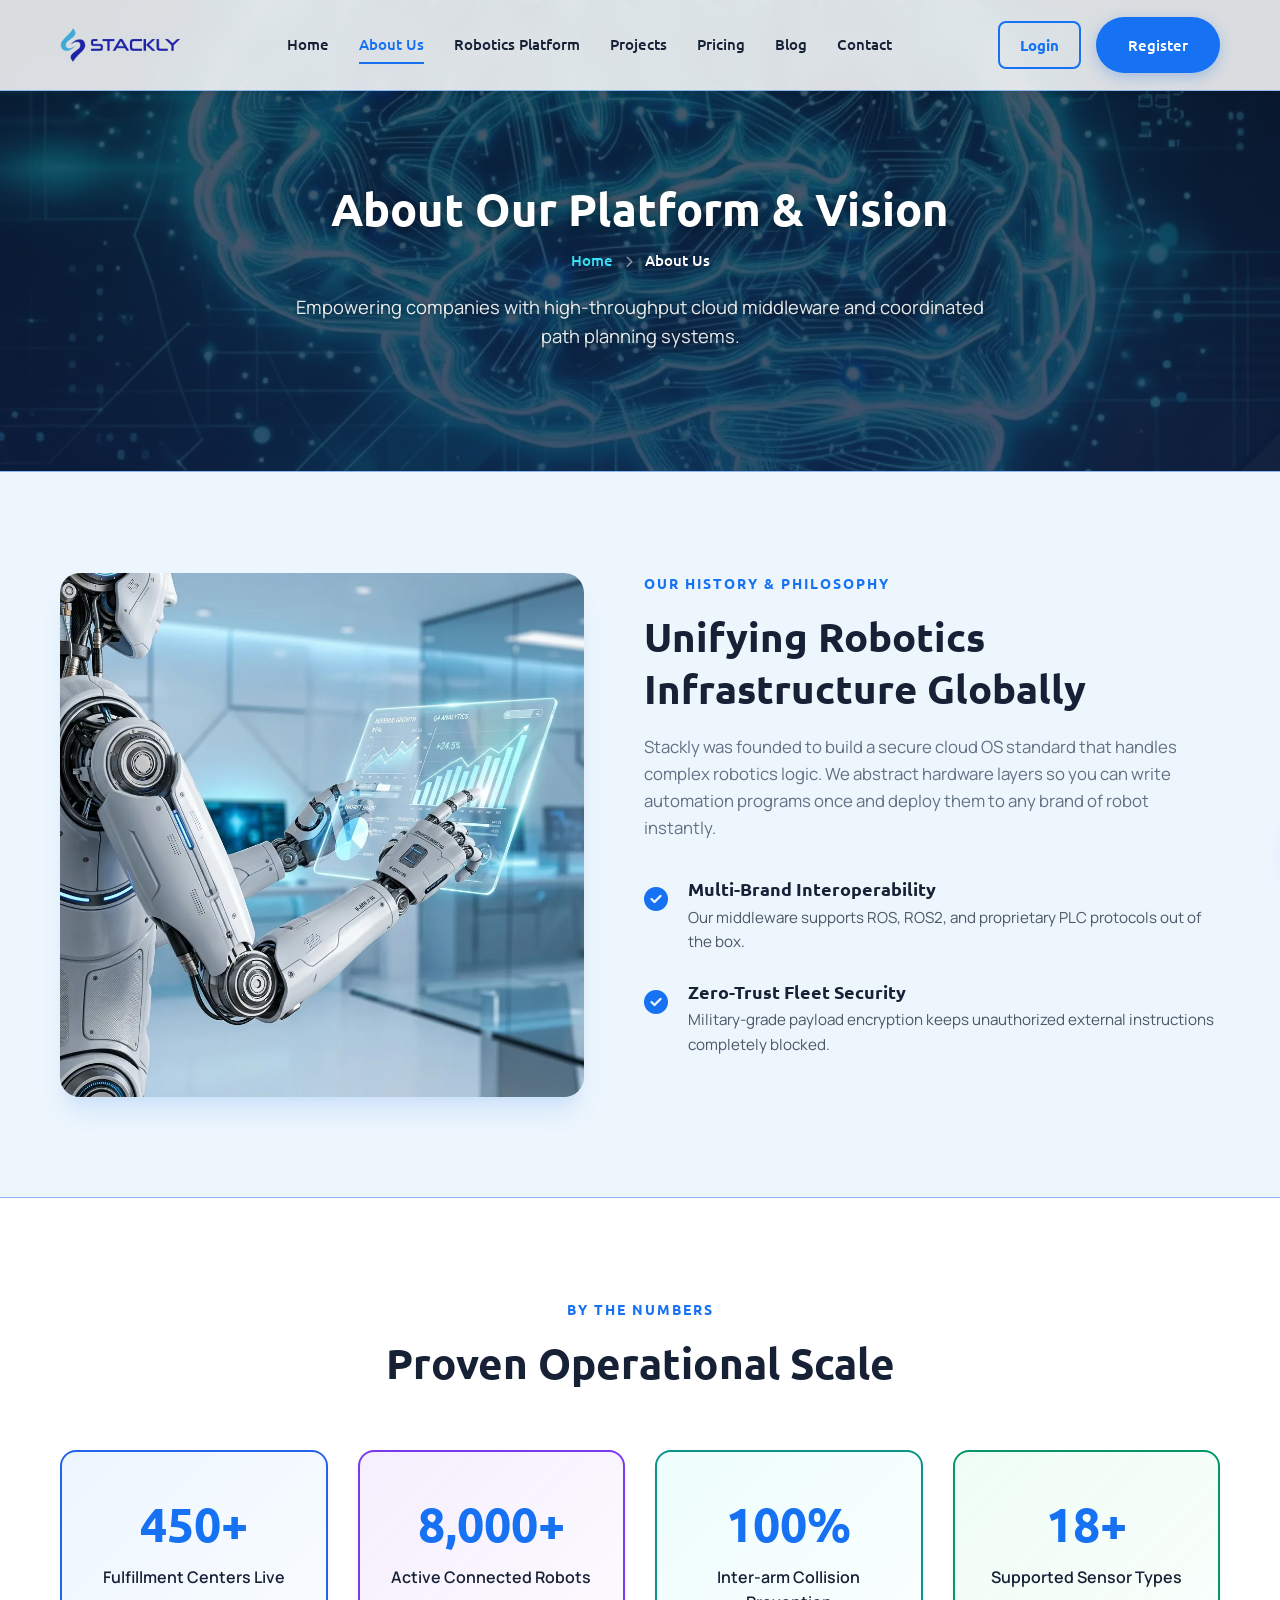
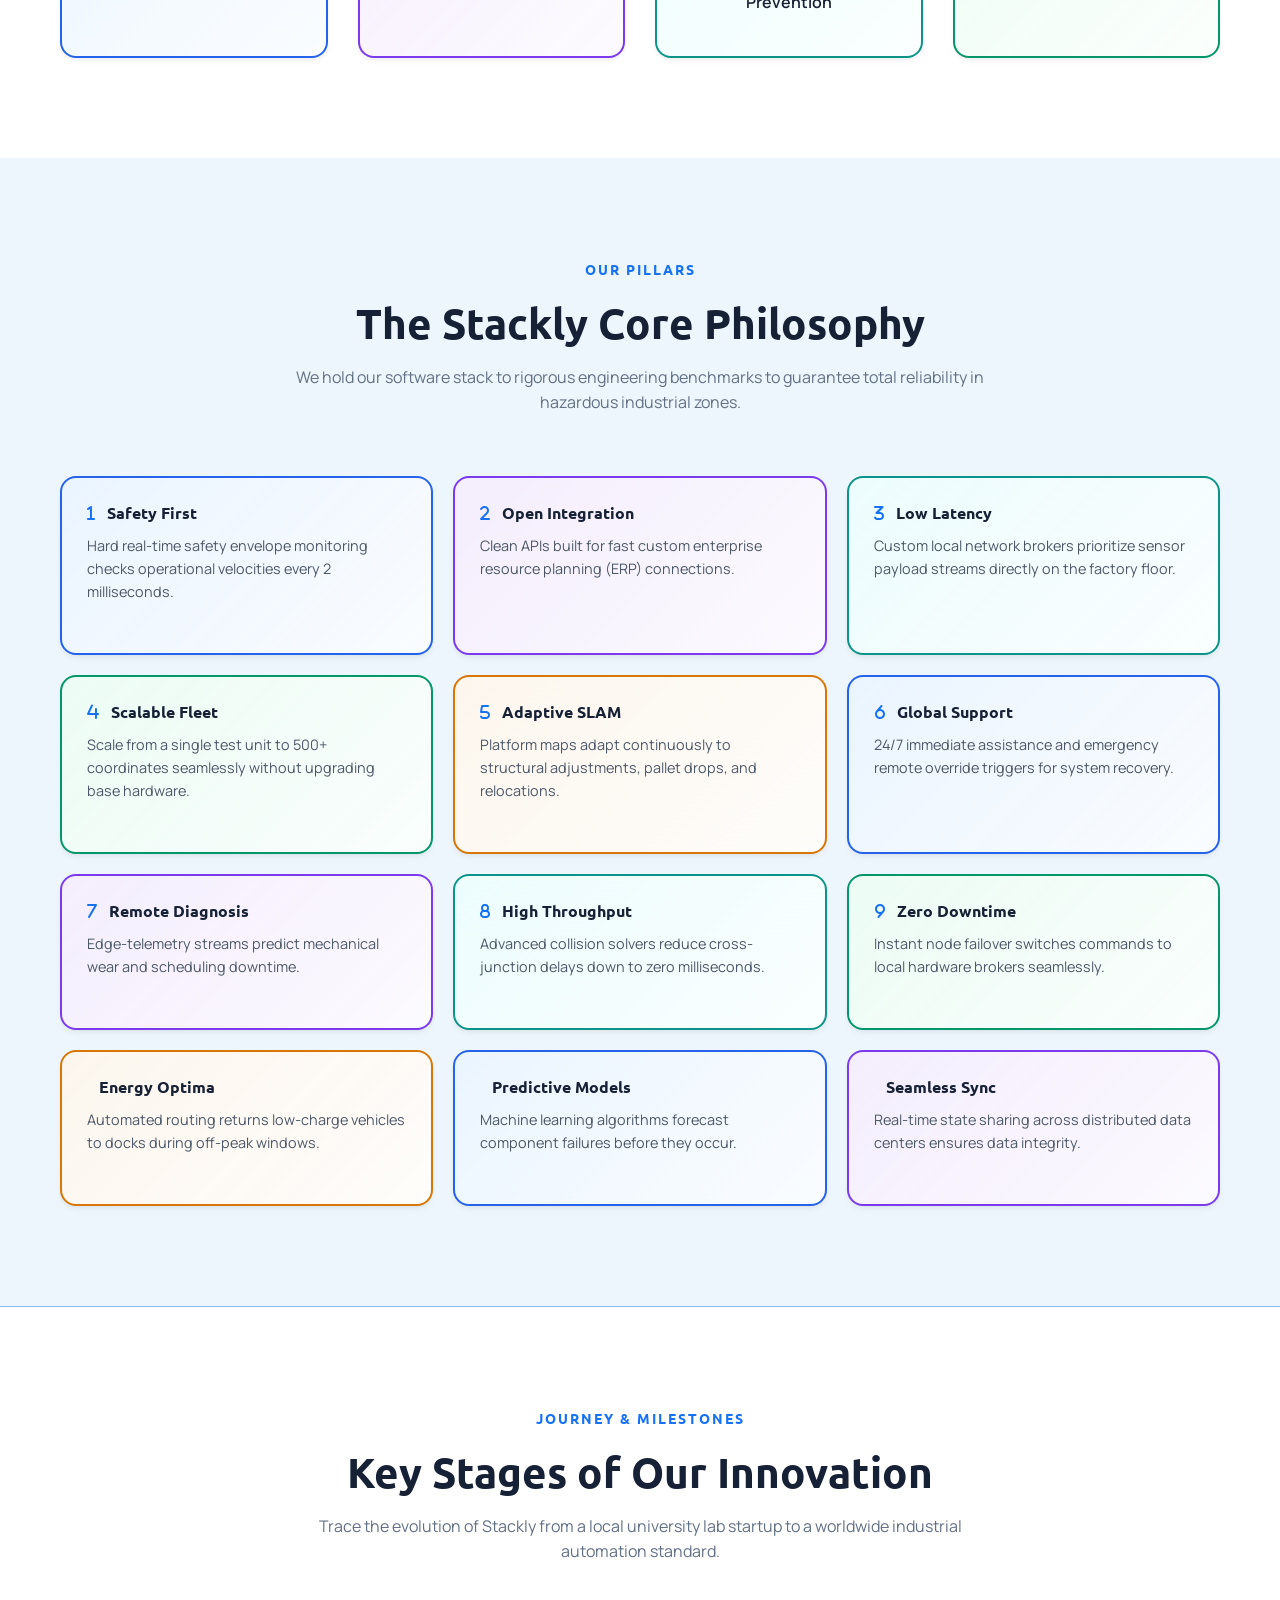
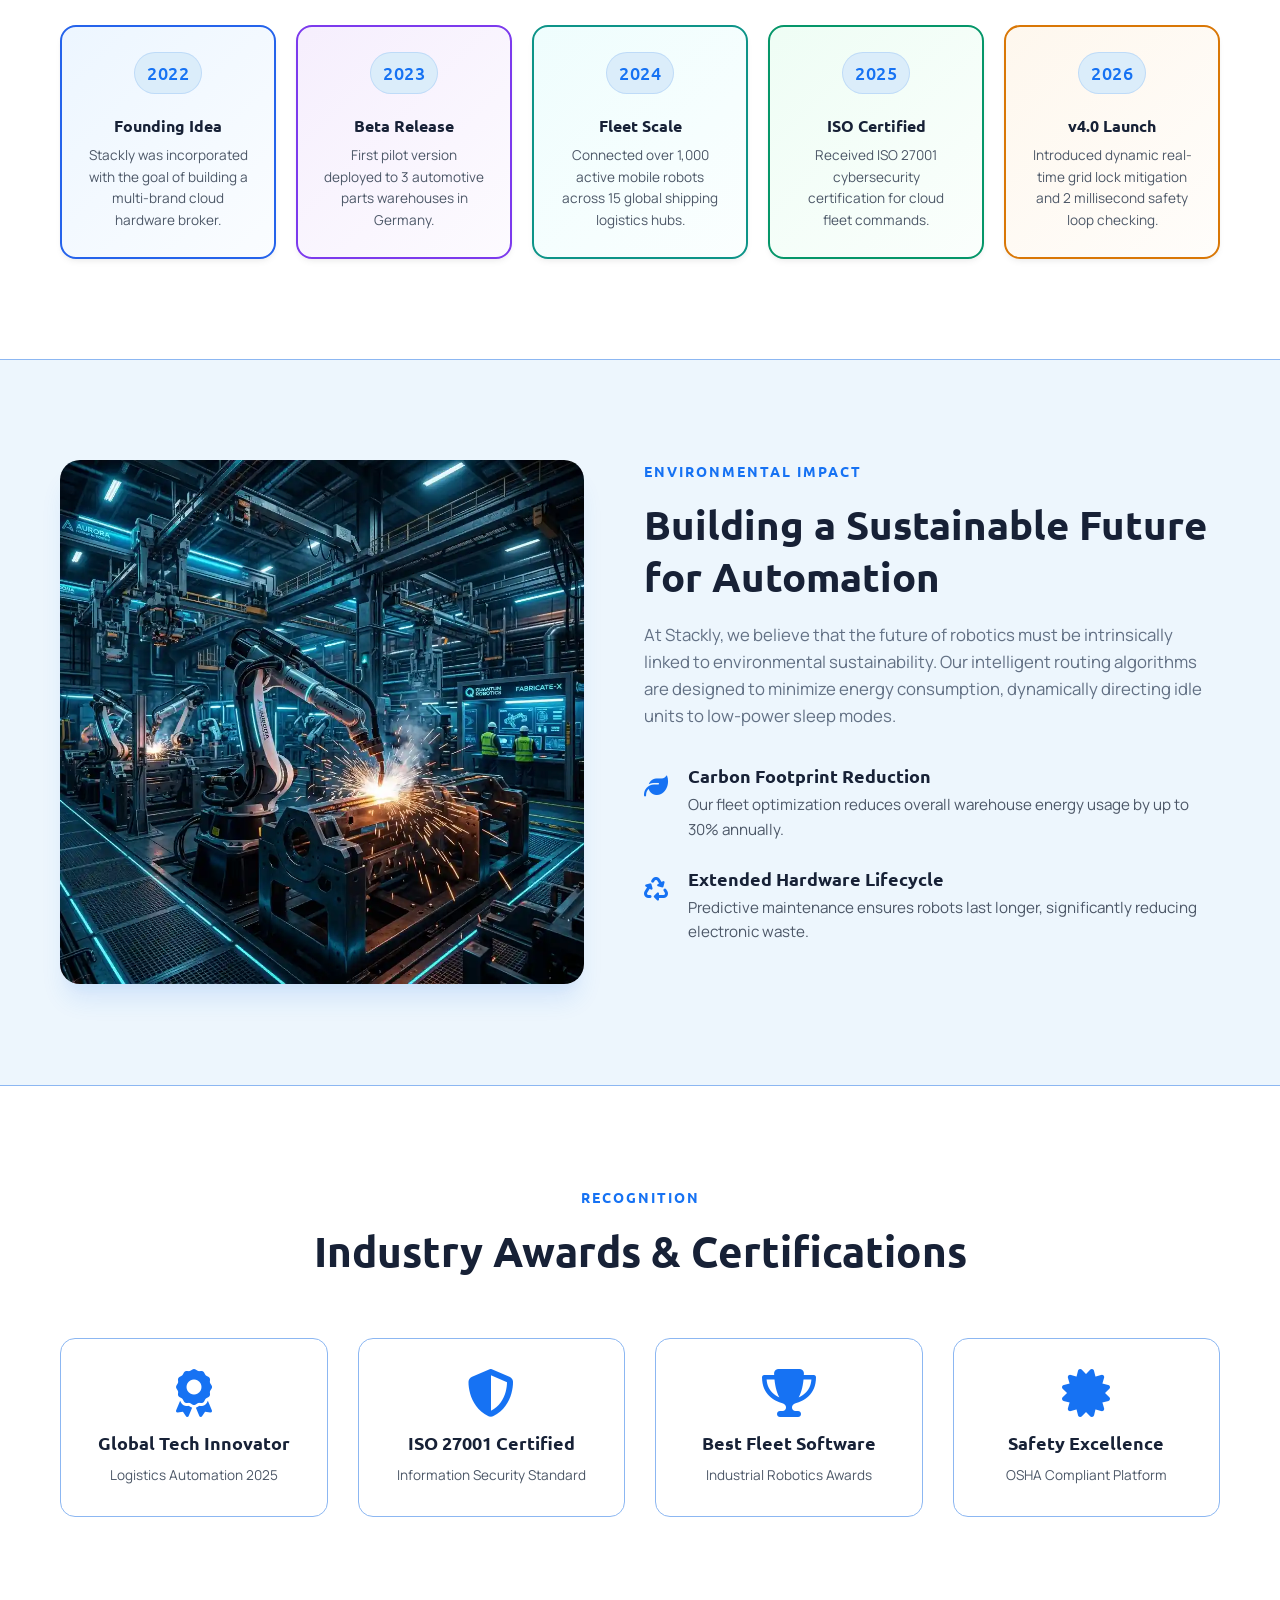
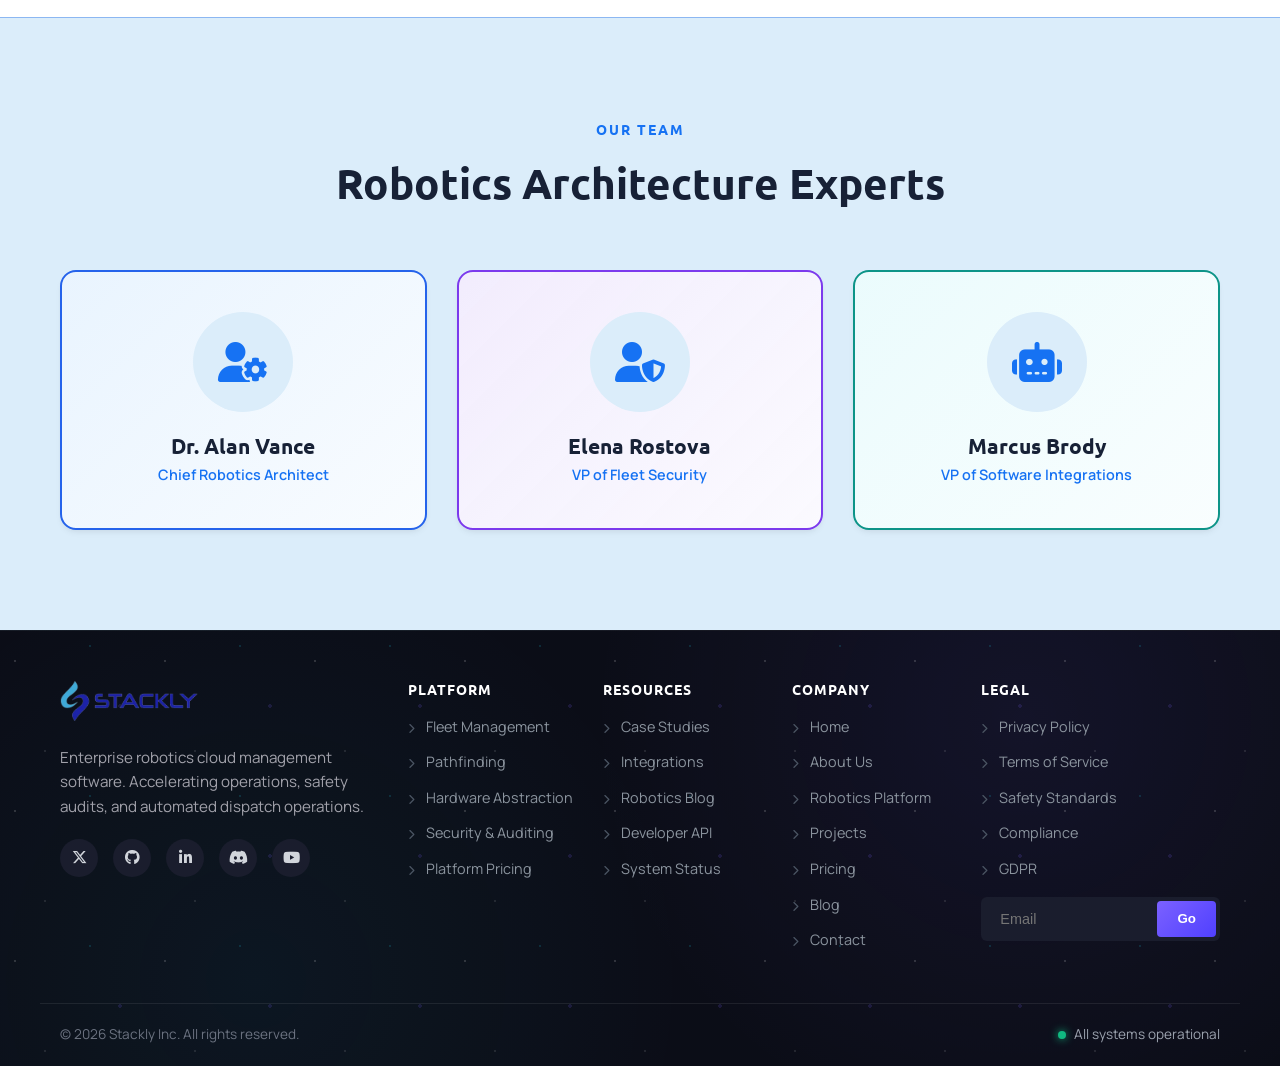
<file: about.html>
<!DOCTYPE html>
<html lang="en">

<head>
    <meta charset="UTF-8">
    <meta name="viewport" content="width=device-width, initial-scale=1.0">
    <title>About Us - Stackly Robotics Platform</title>
    <!-- Google Fonts -->
    <link rel="preconnect" href="https://fonts.googleapis.com">
    <link rel="preconnect" href="https://fonts.gstatic.com" crossorigin>
    <link
        href="https://fonts.googleapis.com/css2?family=Manrope:wght@300;400;500;600;700&family=Raleway:wght@300;400;500;600;700&family=Ubuntu:wght@400;500;700&display=swap"
        rel="stylesheet">
    <!-- FontAwesome for Icons -->
    <link rel="stylesheet" href="https://cdnjs.cloudflare.com/ajax/libs/font-awesome/6.5.2/css/all.min.css">
    <!-- Custom Style Sheet -->
    <link rel="stylesheet" href="css/index.css">
</head>

<body>

    <!-- Back to top button -->
    <a href="#" id="backToTop" class="back-to-top"><i class="fa-solid fa-angle-up"></i></a>

    <!-- Navbar Section -->
    <header class="navbar-area">
        <div class="container nav-container">
            <div class="logo">
                <a href="index.html">
                    <img src="assets/logo.webp" alt="Stackly Logo" class="logo-img">
                </a>
            </div>

            <button class="menu-toggle" id="menuToggle" aria-label="Toggle Navigation">
                <span class="bar"></span>
                <span class="bar"></span>
                <span class="bar"></span>
            </button>

            <nav class="nav-menu" id="navMenu">
                <ul>
                    <li><a href="index.html">Home</a></li>
                    <li><a href="about.html" class="active">About Us</a></li>
                    <li><a href="services.html">Robotics Platform</a></li>
                    <li><a href="projects.html">Projects</a></li>
                    <li><a href="pricing.html">Pricing</a></li>
                    <li><a href="blog.html">Blog</a></li>
                    <li><a href="contact.html">Contact</a></li>
                </ul>

                <div class="mobile-sidebar-extra">
                    <a href="login.html" class="btn w-100 btn-login" style="margin-bottom: 10px;">
                        Login <i class="fa-regular fa-circle-user"></i>
                    </a>
                    <a href="register.html" class="btn btn-primary w-100" style="margin-bottom: 25px;">
                        Register
                    </a>
                    
                    <div class="sidebar-contact">
                        <h5>CONTACT INFO</h5>
                        
                        <div class="contact-item">
                            <span class="label">PHONE</span>
                            <span class="value">+1-800-STACKLY-911</span>
                        </div>
                        
                        <div class="contact-item">
                            <span class="label">EMAIL</span>
                            <span class="value">info@stackly.com</span>
                        </div>
                        
                        <div class="contact-item">
                            <span class="label">LOCATION</span>
                            <span class="value">Stackly, Salem</span>
                        </div>
                    </div>
                </div>
            </nav>

            <div class="nav-right nav-auth-buttons" style="display: flex; gap: 15px; align-items: center;">
                <a href="login.html" class="btn btn-outline" id="navLoginBtn" style="padding: 10px 20px; border: 2px solid var(--color-primary); color: var(--color-primary); border-radius: 8px; font-weight: 600; transition: all 0.3s ease;">Login</a>
                <a href="register.html" class="btn btn-primary" id="navRegisterBtn">Register</a>
                <a href="dashboard.html" class="btn btn-primary" id="navDashboardBtn" style="display: none;">Dashboard</a>
                <button class="btn btn-outline" id="navLogoutBtn" style="display: none; padding: 10px 20px; border: 2px solid #ef4444; color: #ef4444; border-radius: 8px; font-weight: 600; background: transparent; cursor: pointer;" onclick="logout()">Logout</button>
            </div>
        </div>
    </header>

    <!-- Subpage Breadcrumb Header with Image Hero Section Layout -->
    <section class="breadcrumb-header"
        style="background-image: linear-gradient(rgba(10, 25, 47, 0.72), rgba(15, 32, 67, 0.78)), url('assets/robot_brain.webp');">
        <div class="container">
            <h1>About Our Platform & Vision</h1>
            <div class="breadcrumbs">
                <a href="index.html">Home</a> <i class="fa-solid fa-chevron-right"></i> <span>About Us</span>
            </div>
            <p
                style="margin-top:20px; font-size:1.15rem; max-width: 700px; margin-left: auto; margin-right: auto; color: var(--text-light);">
                Empowering companies with high-throughput cloud middleware and coordinated path planning systems.</p>
        </div>
    </section>

    <!-- Main Content Area -->
    <main>

        <!-- About Details Section -->
        <section class="about-section section-padding">
            <div class="container">
                <div class="about-layout">
                    <div class="about-images">
                        <div class="image-wrapper" style="max-width: 100%; box-shadow: var(--shadow-lg);">
                            <img src="assets/robot_tablet.webp" alt="Robotics Operator Platform Interface Visual">
                        </div>
                    </div>

                    <div class="about-content">
                        <span class="sub-title">OUR HISTORY & PHILOSOPHY</span>
                        <h2>Unifying Robotics Infrastructure Globally</h2>
                        <p>Stackly was founded to build a secure cloud OS standard that handles complex robotics
                            logic. We abstract hardware layers so you can write automation programs once and deploy them
                            to any brand of robot instantly.</p>

                        <div class="about-points">
                            <div class="point-box">
                                <div class="point-icon"><i class="fa-solid fa-circle-check"></i></div>
                                <div class="point-text">
                                    <h4>Multi-Brand Interoperability</h4>
                                    <p>Our middleware supports ROS, ROS2, and proprietary PLC protocols out of the box.
                                    </p>
                                </div>
                            </div>

                            <div class="point-box">
                                <div class="point-icon"><i class="fa-solid fa-circle-check"></i></div>
                                <div class="point-text">
                                    <h4>Zero-Trust Fleet Security</h4>
                                    <p>Military-grade payload encryption keeps unauthorized external instructions
                                        completely blocked.</p>
                                </div>
                            </div>
                        </div>
                    </div>
                </div>
            </div>
        </section>

        <!-- Stats Counter Section -->
        <section class="section-padding"
            style="background-color: var(--bg-secondary); border-top: 1px solid var(--border-color);">
            <div class="container">
                <div class="section-header text-center">
                    <span class="sub-title">BY THE NUMBERS</span>
                    <h2>Proven Operational Scale</h2>
                </div>
                <div class="stats-grid">
                    <div class="stat-item">
                        <h3>450+</h3>
                        <p>Fulfillment Centers Live</p>
                    </div>
                    <div class="stat-item">
                        <h3>8,000+</h3>
                        <p>Active Connected Robots</p>
                    </div>
                    <div class="stat-item">
                        <h3>100%</h3>
                        <p>Inter-arm Collision Prevention</p>
                    </div>
                    <div class="stat-item">
                        <h3>18+</h3>
                        <p>Supported Sensor Types</p>
                    </div>
                </div>
            </div>
        </section>

        <!-- Corporate Philosophy (10 Core Pillars) -->
        <section class="section-padding">
            <div class="container">
                <div class="section-header text-center">
                    <span class="sub-title">OUR PILLARS</span>
                    <h2>The Stackly Core Philosophy</h2>
                    <p style="max-width: 700px; margin: 15px auto 0 auto;">We hold our software stack to rigorous
                        engineering benchmarks to guarantee total reliability in hazardous industrial zones.</p>
                </div>

                <div class="projects-grid" style="grid-template-columns: repeat(3, 1fr); gap: 20px;">
                    <div class="service-card" style="padding: 25px;">
                        <h4 style="margin-bottom:10px;"><i class="fa-solid fa-1"
                                style="color:var(--color-primary); margin-right:8px;"></i> Safety First</h4>
                        <p style="font-size:0.9rem;">Hard real-time safety envelope monitoring checks operational
                            velocities every 2 milliseconds.</p>
                    </div>
                    <div class="service-card" style="padding: 25px;">
                        <h4 style="margin-bottom:10px;"><i class="fa-solid fa-2"
                                style="color:var(--color-primary); margin-right:8px;"></i> Open Integration</h4>
                        <p style="font-size:0.9rem;">Clean APIs built for fast custom enterprise resource planning (ERP)
                            connections.</p>
                    </div>
                    <div class="service-card" style="padding: 25px;">
                        <h4 style="margin-bottom:10px;"><i class="fa-solid fa-3"
                                style="color:var(--color-primary); margin-right:8px;"></i> Low Latency</h4>
                        <p style="font-size:0.9rem;">Custom local network brokers prioritize sensor payload streams
                            directly on the factory floor.</p>
                    </div>
                    <div class="service-card" style="padding: 25px;">
                        <h4 style="margin-bottom:10px;"><i class="fa-solid fa-4"
                                style="color:var(--color-primary); margin-right:8px;"></i> Scalable Fleet</h4>
                        <p style="font-size:0.9rem;">Scale from a single test unit to 500+ coordinates seamlessly
                            without upgrading base hardware.</p>
                    </div>
                    <div class="service-card" style="padding: 25px;">
                        <h4 style="margin-bottom:10px;"><i class="fa-solid fa-5"
                                style="color:var(--color-primary); margin-right:8px;"></i> Adaptive SLAM</h4>
                        <p style="font-size:0.9rem;">Platform maps adapt continuously to structural adjustments, pallet
                            drops, and relocations.</p>
                    </div>
                    <div class="service-card" style="padding: 25px;">
                        <h4 style="margin-bottom:10px;"><i class="fa-solid fa-6"
                                style="color:var(--color-primary); margin-right:8px;"></i> Global Support</h4>
                        <p style="font-size:0.9rem;">24/7 immediate assistance and emergency remote override triggers
                            for system recovery.</p>
                    </div>
                    <div class="service-card" style="padding: 25px;">
                        <h4 style="margin-bottom:10px;"><i class="fa-solid fa-7"
                                style="color:var(--color-primary); margin-right:8px;"></i> Remote Diagnosis</h4>
                        <p style="font-size:0.9rem;">Edge-telemetry streams predict mechanical wear and scheduling
                            downtime.</p>
                    </div>
                    <div class="service-card" style="padding: 25px;">
                        <h4 style="margin-bottom:10px;"><i class="fa-solid fa-8"
                                style="color:var(--color-primary); margin-right:8px;"></i> High Throughput</h4>
                        <p style="font-size:0.9rem;">Advanced collision solvers reduce cross-junction delays down to
                            zero milliseconds.</p>
                    </div>
                    <div class="service-card" style="padding: 25px;">
                        <h4 style="margin-bottom:10px;"><i class="fa-solid fa-9"
                                style="color:var(--color-primary); margin-right:8px;"></i> Zero Downtime</h4>
                        <p style="font-size:0.9rem;">Instant node failover switches commands to local hardware brokers
                            seamlessly.</p>
                    </div>
                    <div class="service-card" style="padding: 25px;">
                        <h4 style="margin-bottom:10px;"><i class="fa-solid fa-10"
                                style="color:var(--color-primary); margin-right:8px;"></i> Energy Optima</h4>
                        <p style="font-size:0.9rem;">Automated routing returns low-charge vehicles to docks during
                            off-peak windows.</p>
                    </div>
                    <div class="service-card" style="padding: 25px;">
                        <h4 style="margin-bottom:10px;"><i class="fa-solid fa-11"
                                style="color:var(--color-primary); margin-right:8px;"></i> Predictive Models</h4>
                        <p style="font-size:0.9rem;">Machine learning algorithms forecast component failures before they occur.</p>
                    </div>
                    <div class="service-card" style="padding: 25px;">
                        <h4 style="margin-bottom:10px;"><i class="fa-solid fa-12"
                                style="color:var(--color-primary); margin-right:8px;"></i> Seamless Sync</h4>
                        <p style="font-size:0.9rem;">Real-time state sharing across distributed data centers ensures data integrity.</p>
                    </div>
                </div>
            </div>
        </section>

        <!-- Section 9.9: Platform Milestones Timeline -->
        <section class="section-padding"
            style="background-color: var(--bg-secondary); border-top: 1px solid var(--border-color); border-bottom: 1px solid var(--border-color);">
            <div class="container">
                <div class="section-header text-center">
                    <span class="sub-title">JOURNEY & MILESTONES</span>
                    <h2>Key Stages of Our Innovation</h2>
                    <p style="max-width: 700px; margin: 15px auto 0 auto;">Trace the evolution of Stackly from a
                        local university lab startup to a worldwide industrial automation standard.</p>
                </div>

                <div class="projects-grid" style="grid-template-columns: repeat(5, 1fr); gap: 20px; margin-top: 50px;">
                    <div class="project-card" style="padding: 25px; text-align: center;">
                        <span class="badge"
                            style="display:inline-block; margin-bottom:12px; font-size:1.1rem; padding: 6px 12px;">2022</span>
                        <h4 style="margin: 10px 0 8px 0;">Founding Idea</h4>
                        <p style="font-size: 0.85rem; color: var(--text-light);">Stackly was incorporated with the
                            goal of building a multi-brand cloud hardware broker.</p>
                    </div>
                    <div class="project-card" style="padding: 25px; text-align: center;">
                        <span class="badge"
                            style="display:inline-block; margin-bottom:12px; font-size:1.1rem; padding: 6px 12px;">2023</span>
                        <h4 style="margin: 10px 0 8px 0;">Beta Release</h4>
                        <p style="font-size: 0.85rem; color: var(--text-light);">First pilot version deployed to 3
                            automotive parts warehouses in Germany.</p>
                    </div>
                    <div class="project-card" style="padding: 25px; text-align: center;">
                        <span class="badge"
                            style="display:inline-block; margin-bottom:12px; font-size:1.1rem; padding: 6px 12px;">2024</span>
                        <h4 style="margin: 10px 0 8px 0;">Fleet Scale</h4>
                        <p style="font-size: 0.85rem; color: var(--text-light);">Connected over 1,000 active mobile
                            robots across 15 global shipping logistics hubs.</p>
                    </div>
                    <div class="project-card" style="padding: 25px; text-align: center;">
                        <span class="badge"
                            style="display:inline-block; margin-bottom:12px; font-size:1.1rem; padding: 6px 12px;">2025</span>
                        <h4 style="margin: 10px 0 8px 0;">ISO Certified</h4>
                        <p style="font-size: 0.85rem; color: var(--text-light);">Received ISO 27001 cybersecurity
                            certification for cloud fleet commands.</p>
                    </div>
                    <div class="project-card" style="padding: 25px; text-align: center;">
                        <span class="badge"
                            style="display:inline-block; margin-bottom:12px; font-size:1.1rem; padding: 6px 12px;">2026</span>
                        <h4 style="margin: 10px 0 8px 0;">v4.0 Launch</h4>
                        <p style="font-size: 0.85rem; color: var(--text-light);">Introduced dynamic real-time grid lock
                            mitigation and 2 millisecond safety loop checking.</p>
                    </div>
                </div>
            </div>
        </section>

        <!-- Sustainability Section -->
        <section class="section-padding">
            <div class="container">
                <div class="about-layout" style="align-items: center; flex-direction: row-reverse;">
                    <div class="about-images">
                        <div class="image-wrapper" style="max-width: 100%; box-shadow: var(--shadow-lg);">
                            <img src="assets/industrial_factory.webp" alt="Sustainable Industrial Factory">
                        </div>
                    </div>

                    <div class="about-content">
                        <span class="sub-title">ENVIRONMENTAL IMPACT</span>
                        <h2>Building a Sustainable Future for Automation</h2>
                        <p>At Stackly, we believe that the future of robotics must be intrinsically linked to environmental sustainability. Our intelligent routing algorithms are designed to minimize energy consumption, dynamically directing idle units to low-power sleep modes.</p>

                        <div class="about-points" style="margin-top: 20px;">
                            <div class="point-box">
                                <div class="point-icon"><i class="fa-solid fa-leaf"></i></div>
                                <div class="point-text">
                                    <h4>Carbon Footprint Reduction</h4>
                                    <p>Our fleet optimization reduces overall warehouse energy usage by up to 30% annually.</p>
                                </div>
                            </div>

                            <div class="point-box">
                                <div class="point-icon"><i class="fa-solid fa-recycle"></i></div>
                                <div class="point-text">
                                    <h4>Extended Hardware Lifecycle</h4>
                                    <p>Predictive maintenance ensures robots last longer, significantly reducing electronic waste.</p>
                                </div>
                            </div>
                        </div>
                    </div>
                </div>
            </div>
        </section>

        <!-- Awards Section -->
        <section class="section-padding" style="background-color: var(--bg-secondary); border-top: 1px solid var(--border-color); border-bottom: 1px solid var(--border-color);">
            <div class="container">
                <div class="section-header text-center">
                    <span class="sub-title">RECOGNITION</span>
                    <h2>Industry Awards & Certifications</h2>
                </div>
                <div class="brands-grid" style="grid-template-columns: repeat(4, 1fr); gap: 30px; margin-top: 40px; display: grid;">
                    <div class="brand-card text-center" style="padding: 30px; display: flex; flex-direction: column; align-items: center;">
                        <i class="fa-solid fa-award" style="font-size: 3rem; color: var(--color-primary); margin-bottom: 15px;"></i>
                        <h4 style="font-size: 1.1rem; margin-bottom: 10px;">Global Tech Innovator</h4>
                        <p style="font-size: 0.85rem; color: var(--text-light);">Logistics Automation 2025</p>
                    </div>
                    <div class="brand-card text-center" style="padding: 30px; display: flex; flex-direction: column; align-items: center;">
                        <i class="fa-solid fa-shield-halved" style="font-size: 3rem; color: var(--color-primary); margin-bottom: 15px;"></i>
                        <h4 style="font-size: 1.1rem; margin-bottom: 10px;">ISO 27001 Certified</h4>
                        <p style="font-size: 0.85rem; color: var(--text-light);">Information Security Standard</p>
                    </div>
                    <div class="brand-card text-center" style="padding: 30px; display: flex; flex-direction: column; align-items: center;">
                        <i class="fa-solid fa-trophy" style="font-size: 3rem; color: var(--color-primary); margin-bottom: 15px;"></i>
                        <h4 style="font-size: 1.1rem; margin-bottom: 10px;">Best Fleet Software</h4>
                        <p style="font-size: 0.85rem; color: var(--text-light);">Industrial Robotics Awards</p>
                    </div>
                    <div class="brand-card text-center" style="padding: 30px; display: flex; flex-direction: column; align-items: center;">
                        <i class="fa-solid fa-certificate" style="font-size: 3rem; color: var(--color-primary); margin-bottom: 15px;"></i>
                        <h4 style="font-size: 1.1rem; margin-bottom: 10px;">Safety Excellence</h4>
                        <p style="font-size: 0.85rem; color: var(--text-light);">OSHA Compliant Platform</p>
                    </div>
                </div>
            </div>
        </section>

        <!-- Our Robotics Team Section -->
        <section class="team-section section-padding" style="background-color: var(--bg-accent);">
            <div class="container">
                <div class="section-header text-center">
                    <span class="sub-title">OUR TEAM</span>
                    <h2>Robotics Architecture Experts</h2>
                </div>

                <div class="projects-grid">
                    <div class="project-card text-center" style="padding: 40px 20px;">
                        <div class="client-info" style="justify-content: center; flex-direction: column; gap: 20px;">
                            <div class="avatar" style="width: 100px; height: 100px; font-size: 2.5rem;"><i
                                    class="fa-solid fa-user-gear"></i></div>
                            <div>
                                <h4 style="font-size: 1.3rem;">Dr. Alan Vance</h4>
                                <span style="color: var(--color-primary); font-weight: 600;">Chief Robotics
                                    Architect</span>
                            </div>
                        </div>
                    </div>
                    <div class="project-card text-center" style="padding: 40px 20px;">
                        <div class="client-info" style="justify-content: center; flex-direction: column; gap: 20px;">
                            <div class="avatar" style="width: 100px; height: 100px; font-size: 2.5rem;"><i
                                    class="fa-solid fa-user-shield"></i></div>
                            <div>
                                <h4 style="font-size: 1.3rem;">Elena Rostova</h4>
                                <span style="color: var(--color-primary); font-weight: 600;">VP of Fleet Security</span>
                            </div>
                        </div>
                    </div>
                    <div class="project-card text-center" style="padding: 40px 20px;">
                        <div class="client-info" style="justify-content: center; flex-direction: column; gap: 20px;">
                            <div class="avatar" style="width: 100px; height: 100px; font-size: 2.5rem;"><i
                                    class="fa-solid fa-robot"></i></div>
                            <div>
                                <h4 style="font-size: 1.3rem;">Marcus Brody</h4>
                                <span style="color: var(--color-primary); font-weight: 600;">VP of Software
                                    Integrations</span>
                            </div>
                        </div>
                    </div>
                </div>
            </div>
        </section>

    </main>

    <!-- Footer Section -->
    <footer class="footer-area">
        <div class="container footer-widgets">
            <div class="widget widget-about">
                <div class="footer-logo">
                    <a href="index.html">
                        <img src="assets/logo.webp" alt="Stackly Logo" class="logo-img" style="margin-bottom: 25px; height: 40px;">
                    </a>
                </div>
                <p style="color: #a1a1aa;">Enterprise robotics cloud management software. Accelerating operations, safety audits, and automated dispatch operations.</p>
                <div class="social-links">
                    <a href="404.html"><i class="fa-brands fa-x-twitter"></i></a>
                    <a href="404.html"><i class="fa-brands fa-github"></i></a>
                    <a href="404.html"><i class="fa-brands fa-linkedin-in"></i></a>
                    <a href="404.html"><i class="fa-brands fa-discord"></i></a>
                    <a href="404.html"><i class="fa-brands fa-youtube"></i></a>
                </div>
            </div>

            <div class="widget">
                <h4>PLATFORM</h4>
                <ul class="footer-links">
                    <li><a href="services.html"><i class="fa-solid fa-chevron-right"></i> Fleet Management</a></li>
                    <li><a href="services.html"><i class="fa-solid fa-chevron-right"></i> Pathfinding</a></li>
                    <li><a href="services.html"><i class="fa-solid fa-chevron-right"></i> Hardware Abstraction</a></li>
                    <li><a href="services.html"><i class="fa-solid fa-chevron-right"></i> Security & Auditing</a></li>
                    <li><a href="pricing.html"><i class="fa-solid fa-chevron-right"></i> Platform Pricing</a></li>
                </ul>
            </div>

            <div class="widget">
                <h4>RESOURCES</h4>
                <ul class="footer-links">
                    <li><a href="projects.html"><i class="fa-solid fa-chevron-right"></i> Case Studies</a></li>
                    <li><a href="contact.html"><i class="fa-solid fa-chevron-right"></i> Integrations</a></li>
                    <li><a href="blog.html"><i class="fa-solid fa-chevron-right"></i> Robotics Blog</a></li>
                    <li><a href="#"><i class="fa-solid fa-chevron-right"></i> Developer API</a></li>
                    <li><a href="#"><i class="fa-solid fa-chevron-right"></i> System Status</a></li>
                </ul>
            </div>

            <div class="widget">
                <h4>COMPANY</h4>
                <ul class="footer-links">
                    <li><a href="index.html"><i class="fa-solid fa-chevron-right"></i> Home</a></li>
                    <li><a href="about.html"><i class="fa-solid fa-chevron-right"></i> About Us</a></li>
                    <li><a href="services.html"><i class="fa-solid fa-chevron-right"></i> Robotics Platform</a></li>
                    <li><a href="projects.html"><i class="fa-solid fa-chevron-right"></i> Projects</a></li>
                    <li><a href="pricing.html"><i class="fa-solid fa-chevron-right"></i> Pricing</a></li>
                    <li><a href="blog.html"><i class="fa-solid fa-chevron-right"></i> Blog</a></li>
                    <li><a href="contact.html"><i class="fa-solid fa-chevron-right"></i> Contact</a></li>
                </ul>
            </div>

            <div class="widget">
                <h4>LEGAL</h4>
                <ul class="footer-links">
                    <li><a href="#"><i class="fa-solid fa-chevron-right"></i> Privacy Policy</a></li>
                    <li><a href="#"><i class="fa-solid fa-chevron-right"></i> Terms of Service</a></li>
                    <li><a href="#"><i class="fa-solid fa-chevron-right"></i> Safety Standards</a></li>
                    <li><a href="#"><i class="fa-solid fa-chevron-right"></i> Compliance</a></li>
                    <li><a href="#"><i class="fa-solid fa-chevron-right"></i> GDPR</a></li>
                </ul>
                <div class="newsletter-form">
                    <input type="email" placeholder="Email" aria-label="Email">
                    <button type="button" onclick="window.location.href='404.html'">Go</button>
                </div>
            </div>
        </div>

        <div class="footer-bottom">
            <div class="container footer-bottom-inner">
                <p class="copyright">&copy; 2026 Stackly Inc. All rights reserved.</p>
                <div class="system-status">
                    <span class="status-dot"></span> All systems operational
                </div>
            </div>
        </div>
    </footer>

    <!-- Custom Script File -->
    <script src="js/index.js"></script>
    <script src="js/auth.js"></script>
</body>

</html>
</file>
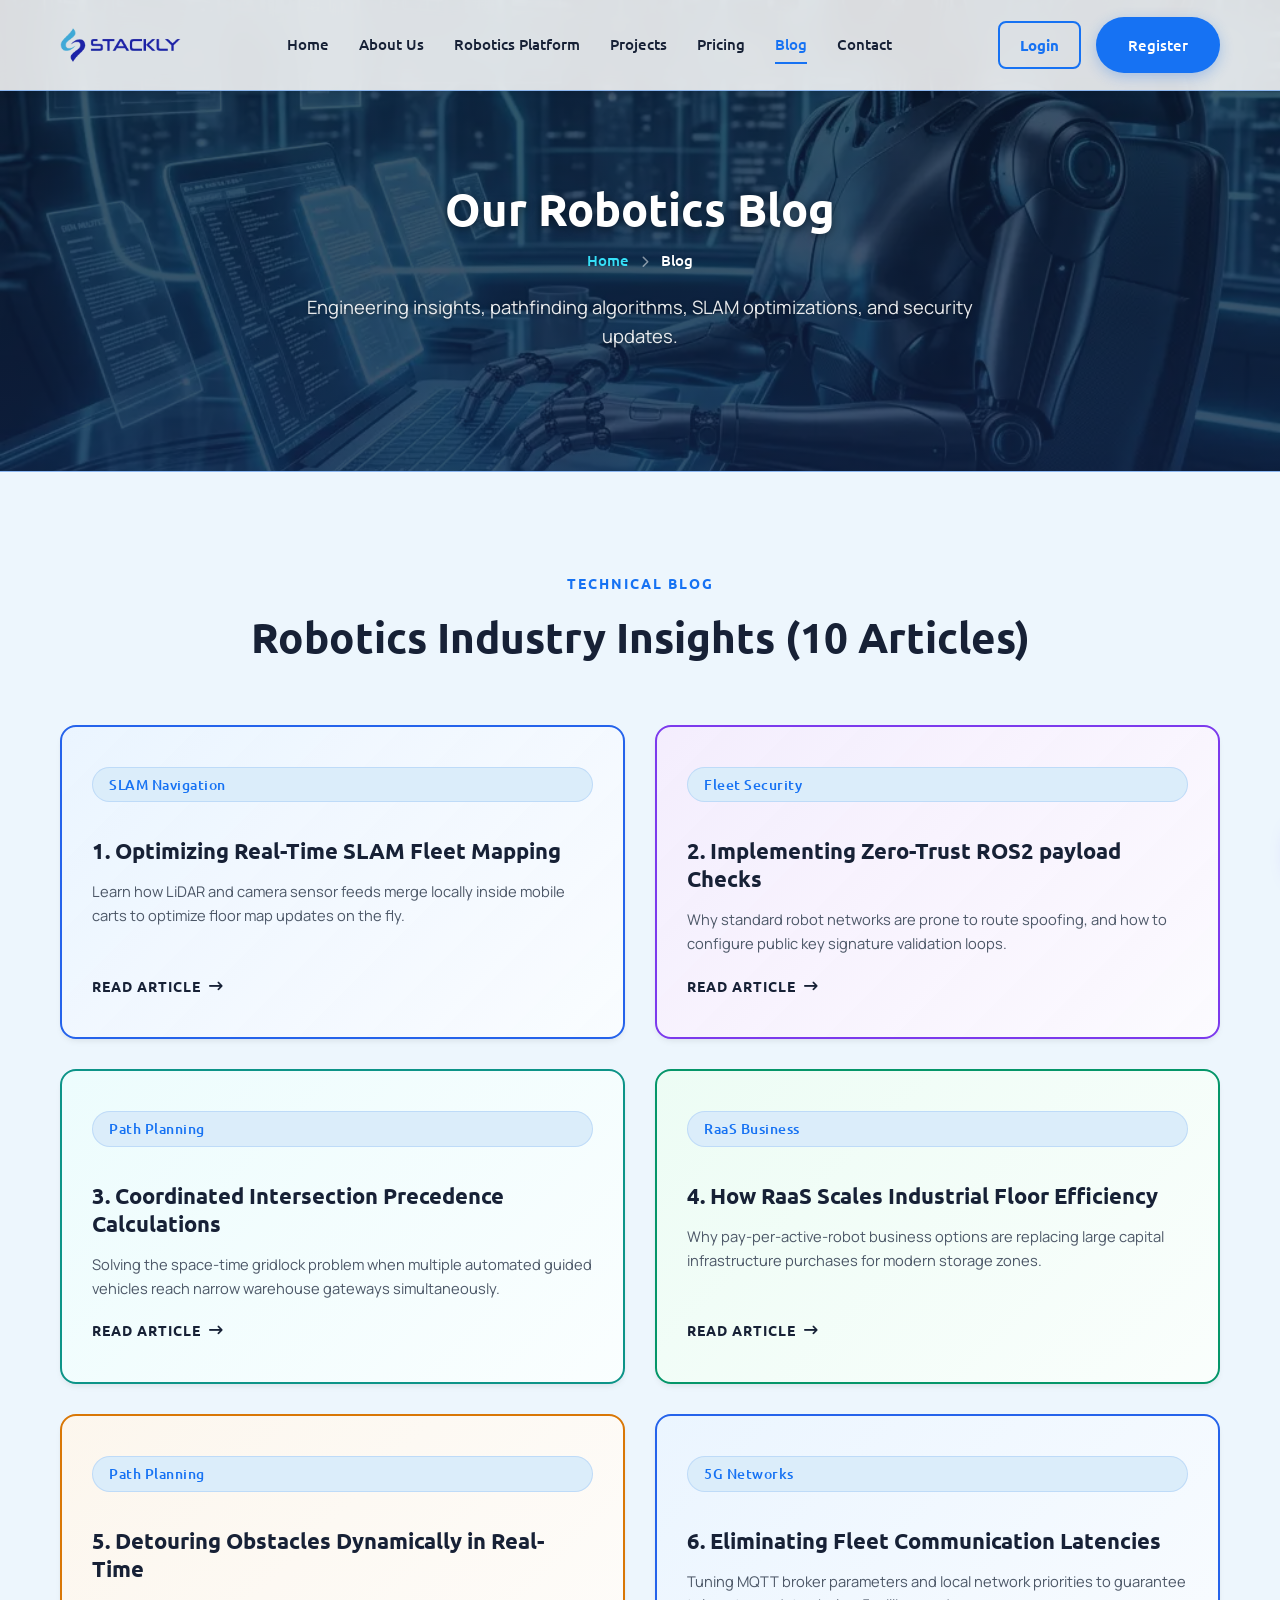
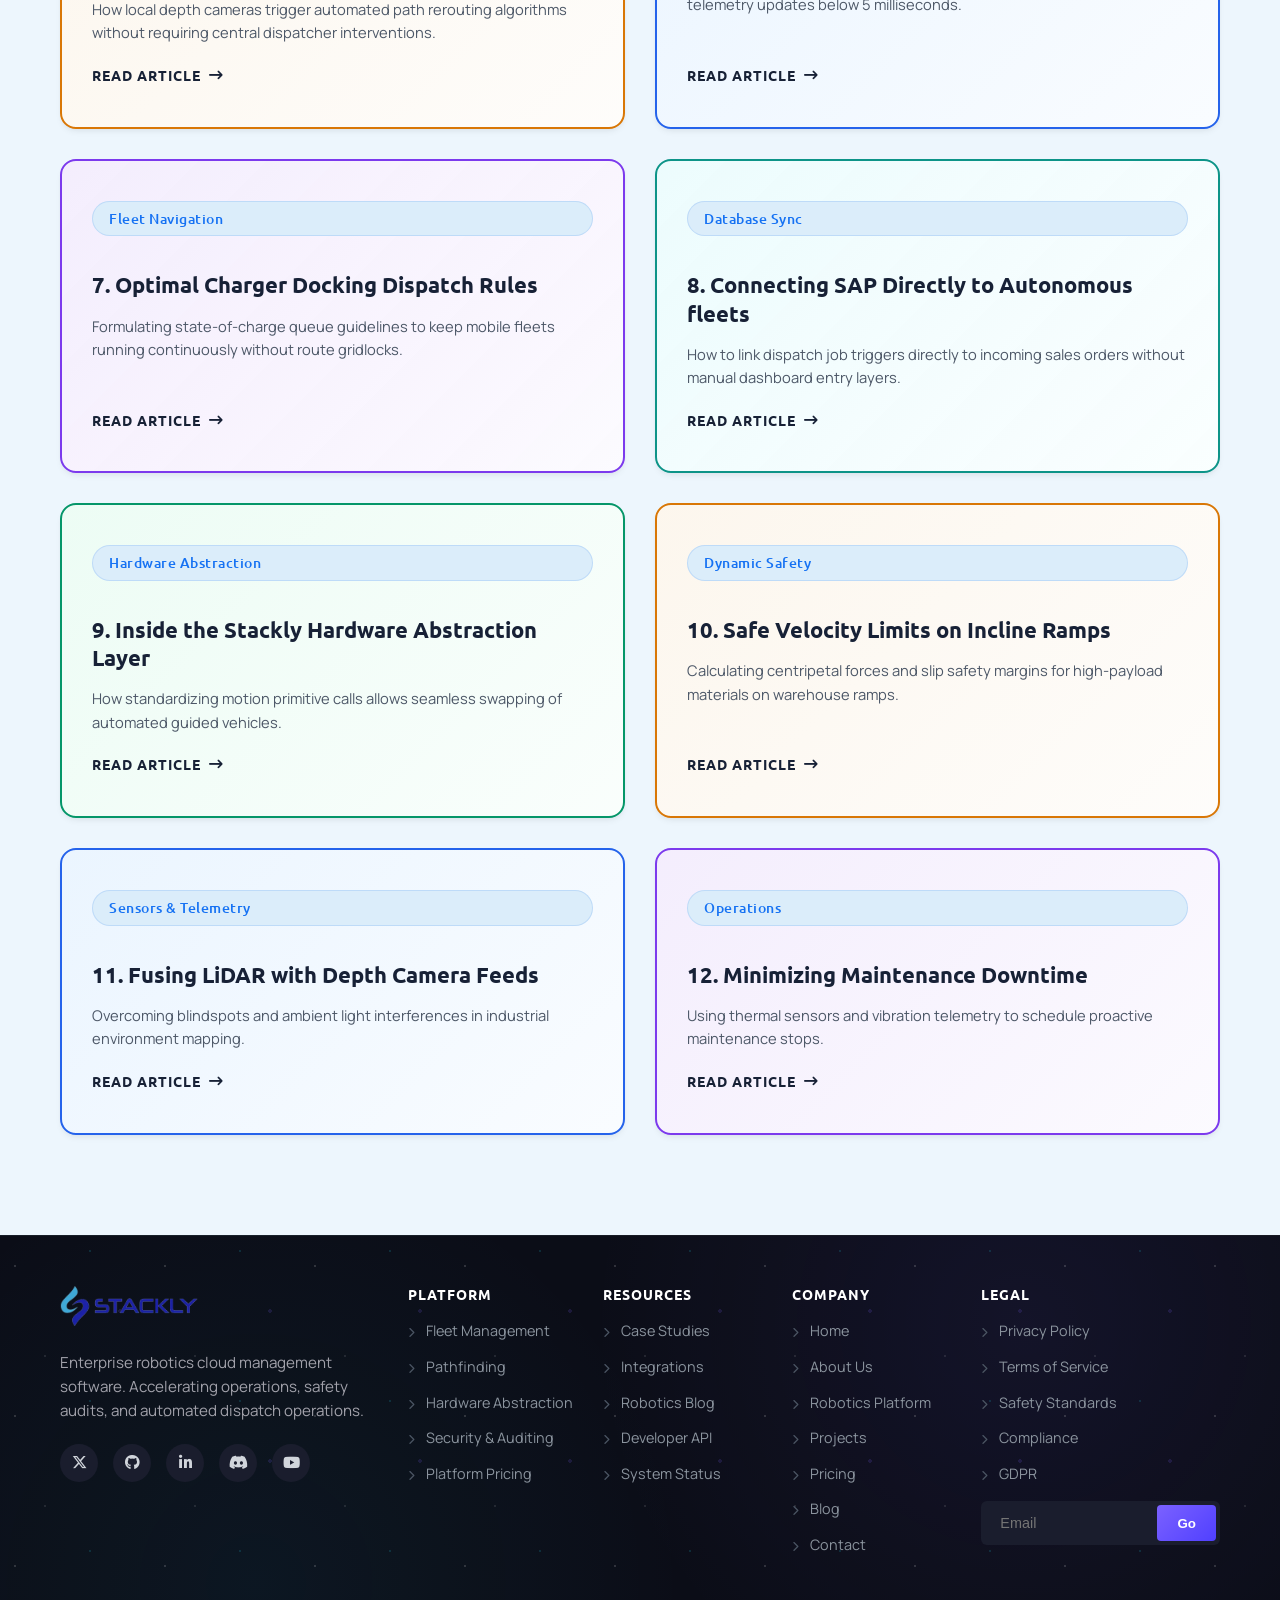
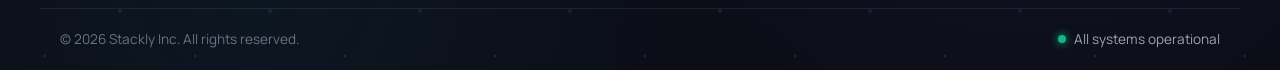
<file: blog.html>
<!DOCTYPE html>
<html lang="en">

<head>
    <meta charset="UTF-8">
    <meta name="viewport" content="width=device-width, initial-scale=1.0">
    <title>Blog - Stackly Robotics Platform</title>
    <!-- Google Fonts -->
    <link rel="preconnect" href="https://fonts.googleapis.com">
    <link rel="preconnect" href="https://fonts.gstatic.com" crossorigin>
    <link
        href="https://fonts.googleapis.com/css2?family=Manrope:wght@300;400;500;600;700&family=Raleway:wght@300;400;500;600;700&family=Ubuntu:wght@400;500;700&display=swap"
        rel="stylesheet">
    <!-- FontAwesome for Icons -->
    <link rel="stylesheet" href="https://cdnjs.cloudflare.com/ajax/libs/font-awesome/6.5.2/css/all.min.css">
    <!-- Custom Style Sheet -->
    <link rel="stylesheet" href="css/index.css">
</head>

<body>

    <!-- Back to top button -->
    <a href="#" id="backToTop" class="back-to-top"><i class="fa-solid fa-angle-up"></i></a>

    <!-- Navbar Section -->
    <header class="navbar-area">
        <div class="container nav-container">
            <div class="logo">
                <a href="index.html">
                    <img src="assets/logo.webp" alt="Stackly Logo" class="logo-img">
                </a>
            </div>

            <button class="menu-toggle" id="menuToggle" aria-label="Toggle Navigation">
                <span class="bar"></span>
                <span class="bar"></span>
                <span class="bar"></span>
            </button>

            <nav class="nav-menu" id="navMenu">
                <ul>
                    <li><a href="index.html">Home</a></li>
                    <li><a href="about.html">About Us</a></li>
                    <li><a href="services.html">Robotics Platform</a></li>
                    <li><a href="projects.html">Projects</a></li>
                    <li><a href="pricing.html">Pricing</a></li>
                    <li><a href="blog.html" class="active">Blog</a></li>
                    <li><a href="contact.html">Contact</a></li>
                </ul>

                <div class="mobile-sidebar-extra">
                    <a href="login.html" class="btn w-100 btn-login" style="margin-bottom: 10px;">
                        Login <i class="fa-regular fa-circle-user"></i>
                    </a>
                    <a href="register.html" class="btn btn-primary w-100" style="margin-bottom: 25px;">
                        Register
                    </a>
                    
                    <div class="sidebar-contact">
                        <h5>CONTACT INFO</h5>
                        
                        <div class="contact-item">
                            <span class="label">PHONE</span>
                            <span class="value">+1-800-STACKLY-911</span>
                        </div>
                        
                        <div class="contact-item">
                            <span class="label">EMAIL</span>
                            <span class="value">info@stackly.com</span>
                        </div>
                        
                        <div class="contact-item">
                            <span class="label">LOCATION</span>
                            <span class="value">Stackly, Salem</span>
                        </div>
                    </div>
                </div>
            </nav>

            <div class="nav-right nav-auth-buttons" style="display: flex; gap: 15px; align-items: center;">
                <a href="login.html" class="btn btn-outline" id="navLoginBtn" style="padding: 10px 20px; border: 2px solid var(--color-primary); color: var(--color-primary); border-radius: 8px; font-weight: 600; transition: all 0.3s ease;">Login</a>
                <a href="register.html" class="btn btn-primary" id="navRegisterBtn">Register</a>
                <a href="dashboard.html" class="btn btn-primary" id="navDashboardBtn" style="display: none;">Dashboard</a>
                <button class="btn btn-outline" id="navLogoutBtn" style="display: none; padding: 10px 20px; border: 2px solid #ef4444; color: #ef4444; border-radius: 8px; font-weight: 600; background: transparent; cursor: pointer;" onclick="logout()">Logout</button>
            </div>
        </div>
    </header>

    <!-- Subpage Breadcrumb Header with Image Hero Section Layout -->
    <section class="breadcrumb-header"
        style="background-image: linear-gradient(rgba(10, 25, 47, 0.72), rgba(15, 32, 67, 0.78)), url('assets/robot_blog.webp');">
        <div class="container">
            <h1>Our Robotics Blog</h1>
            <div class="breadcrumbs">
                <a href="index.html">Home</a> <i class="fa-solid fa-chevron-right"></i> <span>Blog</span>
            </div>
            <p
                style="margin-top:20px; font-size:1.15rem; max-width: 700px; margin-left: auto; margin-right: auto; color: var(--text-light);">
                Engineering insights, pathfinding algorithms, SLAM optimizations, and security updates.</p>
        </div>
    </section>

    <!-- Main Content Area -->
    <main>

        <!-- Blog Grid Section (10 Detailed Posts) -->
        <section class="section-padding">
            <div class="container">
                <div class="section-header text-center">
                    <span class="sub-title">TECHNICAL BLOG</span>
                    <h2>Robotics Industry Insights (10 Articles)</h2>
                </div>

                <div class="projects-grid" style="grid-template-columns: repeat(2, 1fr); gap: 30px;">

                    <!-- Post 1 -->
                    <div class="service-card reveal-up">
                        <span class="badge">SLAM Navigation</span>
                        <h3 style="margin:15px 0;">1. Optimizing Real-Time SLAM Fleet Mapping</h3>
                        <p style="font-size:0.92rem; color:var(--text-light); margin-bottom:20px;">Learn how LiDAR and
                            camera sensor feeds merge locally inside mobile carts to optimize floor map updates on the
                            fly.</p>
                        <a href="404.html" class="read-more">READ ARTICLE <i
                                class="fa-solid fa-arrow-right-long"></i></a>
                    </div>

                    <!-- Post 2 -->
                    <div class="service-card reveal-up" style="animation-delay: 0.1s;">
                        <span class="badge">Fleet Security</span>
                        <h3 style="margin:15px 0;">2. Implementing Zero-Trust ROS2 payload Checks</h3>
                        <p style="font-size:0.92rem; color:var(--text-light); margin-bottom:20px;">Why standard robot
                            networks are prone to route spoofing, and how to configure public key signature validation
                            loops.</p>
                        <a href="404.html" class="read-more">READ ARTICLE <i
                                class="fa-solid fa-arrow-right-long"></i></a>
                    </div>

                    <!-- Post 3 -->
                    <div class="service-card reveal-up" style="animation-delay: 0.2s;">
                        <span class="badge">Path Planning</span>
                        <h3 style="margin:15px 0;">3. Coordinated Intersection Precedence Calculations</h3>
                        <p style="font-size:0.92rem; color:var(--text-light); margin-bottom:20px;">Solving the
                            space-time gridlock problem when multiple automated guided vehicles reach narrow warehouse
                            gateways simultaneously.</p>
                        <a href="404.html" class="read-more">READ ARTICLE <i
                                class="fa-solid fa-arrow-right-long"></i></a>
                    </div>

                    <!-- Post 4 -->
                    <div class="service-card reveal-up" style="animation-delay: 0.3s;">
                        <span class="badge">RaaS Business</span>
                        <h3 style="margin:15px 0;">4. How RaaS Scales Industrial Floor Efficiency</h3>
                        <p style="font-size:0.92rem; color:var(--text-light); margin-bottom:20px;">Why
                            pay-per-active-robot business options are replacing large capital infrastructure purchases
                            for modern storage zones.</p>
                        <a href="404.html" class="read-more">READ ARTICLE <i
                                class="fa-solid fa-arrow-right-long"></i></a>
                    </div>

                    <!-- Post 5 -->
                    <div class="service-card reveal-up">
                        <span class="badge">Path Planning</span>
                        <h3 style="margin:15px 0;">5. Detouring Obstacles Dynamically in Real-Time</h3>
                        <p style="font-size:0.92rem; color:var(--text-light); margin-bottom:20px;">How local depth
                            cameras trigger automated path rerouting algorithms without requiring central dispatcher
                            interventions.</p>
                        <a href="404.html" class="read-more">READ ARTICLE <i
                                class="fa-solid fa-arrow-right-long"></i></a>
                    </div>

                    <!-- Post 6 -->
                    <div class="service-card reveal-up" style="animation-delay: 0.1s;">
                        <span class="badge">5G Networks</span>
                        <h3 style="margin:15px 0;">6. Eliminating Fleet Communication Latencies</h3>
                        <p style="font-size:0.92rem; color:var(--text-light); margin-bottom:20px;">Tuning MQTT broker
                            parameters and local network priorities to guarantee telemetry updates below 5 milliseconds.
                        </p>
                        <a href="404.html" class="read-more">READ ARTICLE <i
                                class="fa-solid fa-arrow-right-long"></i></a>
                    </div>

                    <!-- Post 7 -->
                    <div class="service-card reveal-up" style="animation-delay: 0.2s;">
                        <span class="badge">Fleet Navigation</span>
                        <h3 style="margin:15px 0;">7. Optimal Charger Docking Dispatch Rules</h3>
                        <p style="font-size:0.92rem; color:var(--text-light); margin-bottom:20px;">Formulating
                            state-of-charge queue guidelines to keep mobile fleets running continuously without route
                            gridlocks.</p>
                        <a href="404.html" class="read-more">READ ARTICLE <i
                                class="fa-solid fa-arrow-right-long"></i></a>
                    </div>

                    <!-- Post 8 -->
                    <div class="service-card reveal-up" style="animation-delay: 0.3s;">
                        <span class="badge">Database Sync</span>
                        <h3 style="margin:15px 0;">8. Connecting SAP Directly to Autonomous fleets</h3>
                        <p style="font-size:0.92rem; color:var(--text-light); margin-bottom:20px;">How to link dispatch
                            job triggers directly to incoming sales orders without manual dashboard entry layers.</p>
                        <a href="404.html" class="read-more">READ ARTICLE <i
                                class="fa-solid fa-arrow-right-long"></i></a>
                    </div>

                    <!-- Post 9 -->
                    <div class="service-card reveal-up">
                        <span class="badge">Hardware Abstraction</span>
                        <h3 style="margin:15px 0;">9. Inside the Stackly Hardware Abstraction Layer</h3>
                        <p style="font-size:0.92rem; color:var(--text-light); margin-bottom:20px;">How standardizing
                            motion primitive calls allows seamless swapping of automated guided vehicles.</p>
                        <a href="404.html" class="read-more">READ ARTICLE <i
                                class="fa-solid fa-arrow-right-long"></i></a>
                    </div>

                    <!-- Post 10 -->
                    <div class="service-card reveal-up" style="animation-delay: 0.1s;">
                        <span class="badge">Dynamic Safety</span>
                        <h3 style="margin:15px 0;">10. Safe Velocity Limits on Incline Ramps</h3>
                        <p style="font-size:0.92rem; color:var(--text-light); margin-bottom:20px;">Calculating
                            centripetal forces and slip safety margins for high-payload materials on warehouse ramps.
                        </p>
                        <a href="404.html" class="read-more">READ ARTICLE <i
                                class="fa-solid fa-arrow-right-long"></i></a>
                    </div>

                    <!-- Post 11 -->
                    <div class="service-card reveal-up" style="animation-delay: 0.2s;">
                        <span class="badge">Sensors & Telemetry</span>
                        <h3 style="margin:15px 0;">11. Fusing LiDAR with Depth Camera Feeds</h3>
                        <p style="font-size:0.92rem; color:var(--text-light); margin-bottom:20px;">Overcoming blindspots
                            and ambient light interferences in industrial environment mapping.</p>
                        <a href="404.html" class="read-more">READ ARTICLE <i
                                class="fa-solid fa-arrow-right-long"></i></a>
                    </div>

                    <!-- Post 12 -->
                    <div class="service-card reveal-up" style="animation-delay: 0.3s;">
                        <span class="badge">Operations</span>
                        <h3 style="margin:15px 0;">12. Minimizing Maintenance Downtime</h3>
                        <p style="font-size:0.92rem; color:var(--text-light); margin-bottom:20px;">Using thermal sensors
                            and vibration telemetry to schedule proactive maintenance stops.</p>
                        <a href="404.html" class="read-more">READ ARTICLE <i
                                class="fa-solid fa-arrow-right-long"></i></a>
                    </div>

                </div>
            </div>
        </section>

    </main>

    <!-- Footer Section -->
    <footer class="footer-area">
        <div class="container footer-widgets">
            <div class="widget widget-about">
                <div class="footer-logo">
                    <a href="index.html">
                        <img src="assets/logo.webp" alt="Stackly Logo" class="logo-img" style="margin-bottom: 25px; height: 40px;">
                    </a>
                </div>
                <p style="color: #a1a1aa;">Enterprise robotics cloud management software. Accelerating operations, safety audits, and automated dispatch operations.</p>
                <div class="social-links">
                    <a href="404.html"><i class="fa-brands fa-x-twitter"></i></a>
                    <a href="404.html"><i class="fa-brands fa-github"></i></a>
                    <a href="404.html"><i class="fa-brands fa-linkedin-in"></i></a>
                    <a href="404.html"><i class="fa-brands fa-discord"></i></a>
                    <a href="404.html"><i class="fa-brands fa-youtube"></i></a>
                </div>
            </div>

            <div class="widget">
                <h4>PLATFORM</h4>
                <ul class="footer-links">
                    <li><a href="services.html"><i class="fa-solid fa-chevron-right"></i> Fleet Management</a></li>
                    <li><a href="services.html"><i class="fa-solid fa-chevron-right"></i> Pathfinding</a></li>
                    <li><a href="services.html"><i class="fa-solid fa-chevron-right"></i> Hardware Abstraction</a></li>
                    <li><a href="services.html"><i class="fa-solid fa-chevron-right"></i> Security & Auditing</a></li>
                    <li><a href="pricing.html"><i class="fa-solid fa-chevron-right"></i> Platform Pricing</a></li>
                </ul>
            </div>

            <div class="widget">
                <h4>RESOURCES</h4>
                <ul class="footer-links">
                    <li><a href="projects.html"><i class="fa-solid fa-chevron-right"></i> Case Studies</a></li>
                    <li><a href="contact.html"><i class="fa-solid fa-chevron-right"></i> Integrations</a></li>
                    <li><a href="blog.html"><i class="fa-solid fa-chevron-right"></i> Robotics Blog</a></li>
                    <li><a href="#"><i class="fa-solid fa-chevron-right"></i> Developer API</a></li>
                    <li><a href="#"><i class="fa-solid fa-chevron-right"></i> System Status</a></li>
                </ul>
            </div>

            <div class="widget">
                <h4>COMPANY</h4>
                <ul class="footer-links">
                    <li><a href="index.html"><i class="fa-solid fa-chevron-right"></i> Home</a></li>
                    <li><a href="about.html"><i class="fa-solid fa-chevron-right"></i> About Us</a></li>
                    <li><a href="services.html"><i class="fa-solid fa-chevron-right"></i> Robotics Platform</a></li>
                    <li><a href="projects.html"><i class="fa-solid fa-chevron-right"></i> Projects</a></li>
                    <li><a href="pricing.html"><i class="fa-solid fa-chevron-right"></i> Pricing</a></li>
                    <li><a href="blog.html"><i class="fa-solid fa-chevron-right"></i> Blog</a></li>
                    <li><a href="contact.html"><i class="fa-solid fa-chevron-right"></i> Contact</a></li>
                </ul>
            </div>

            <div class="widget">
                <h4>LEGAL</h4>
                <ul class="footer-links">
                    <li><a href="#"><i class="fa-solid fa-chevron-right"></i> Privacy Policy</a></li>
                    <li><a href="#"><i class="fa-solid fa-chevron-right"></i> Terms of Service</a></li>
                    <li><a href="#"><i class="fa-solid fa-chevron-right"></i> Safety Standards</a></li>
                    <li><a href="#"><i class="fa-solid fa-chevron-right"></i> Compliance</a></li>
                    <li><a href="#"><i class="fa-solid fa-chevron-right"></i> GDPR</a></li>
                </ul>
                <div class="newsletter-form">
                    <input type="email" placeholder="Email" aria-label="Email">
                    <button type="button" onclick="window.location.href='404.html'">Go</button>
                </div>
            </div>
        </div>

        <div class="footer-bottom">
            <div class="container footer-bottom-inner">
                <p class="copyright">&copy; 2026 Stackly Inc. All rights reserved.</p>
                <div class="system-status">
                    <span class="status-dot"></span> All systems operational
                </div>
            </div>
        </div>
    </footer>

    <!-- Custom Script File -->
    <script src="js/index.js"></script>
    <script src="js/auth.js"></script>
</body>

</html>
</file>
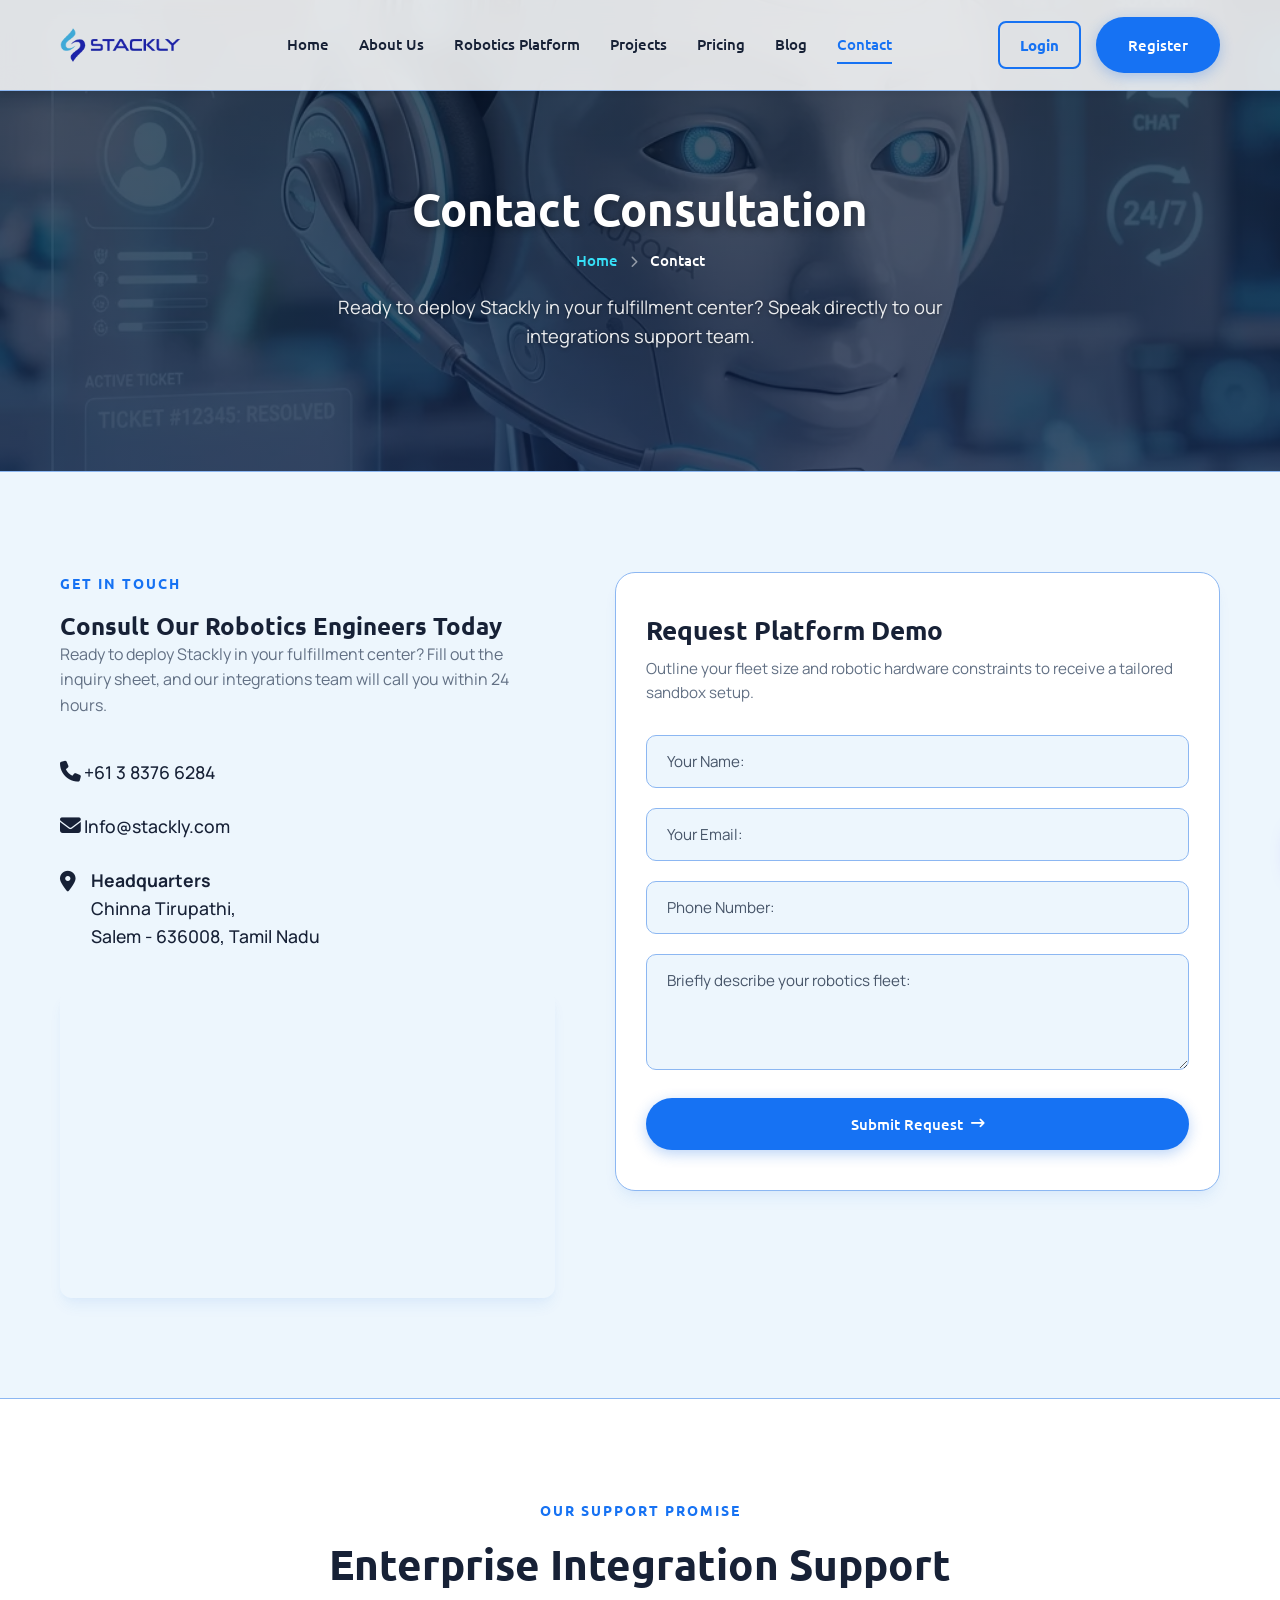
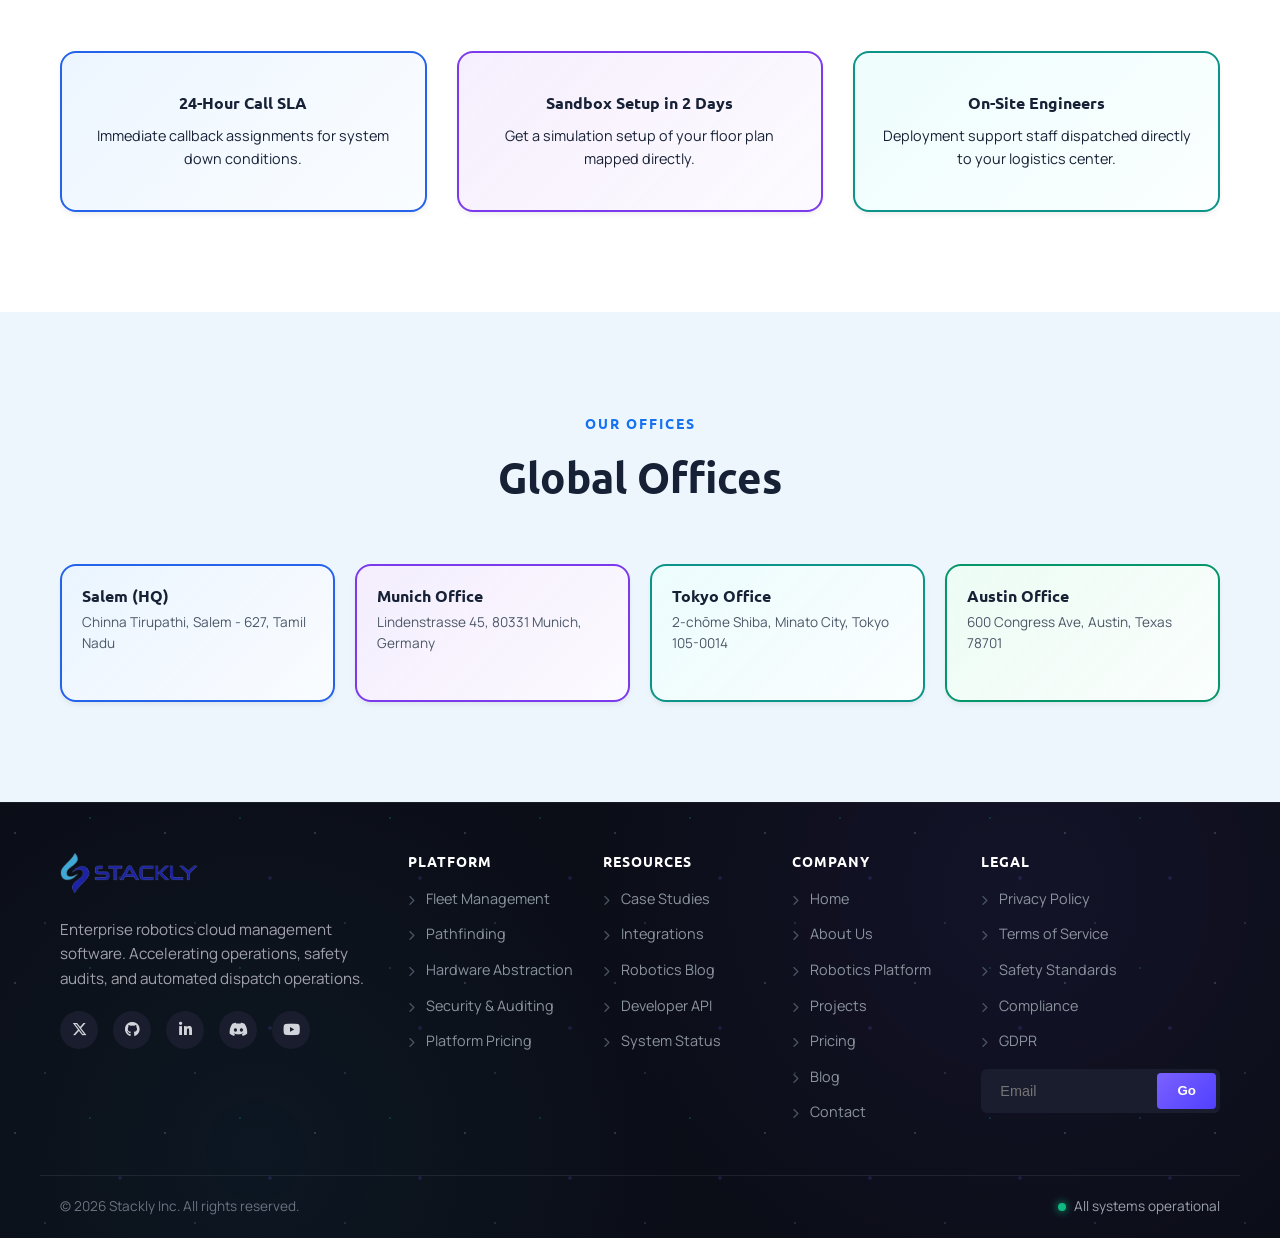
<file: contact.html>
<!DOCTYPE html>
<html lang="en">

<head>
    <meta charset="UTF-8">
    <meta name="viewport" content="width=device-width, initial-scale=1.0">
    <title>Contact Us - Stackly Robotics Platform</title>
    <!-- Google Fonts -->
    <link rel="preconnect" href="https://fonts.googleapis.com">
    <link rel="preconnect" href="https://fonts.gstatic.com" crossorigin>
    <link
        href="https://fonts.googleapis.com/css2?family=Manrope:wght@300;400;500;600;700&family=Raleway:wght@300;400;500;600;700&family=Ubuntu:wght@400;500;700&display=swap"
        rel="stylesheet">
    <!-- FontAwesome for Icons -->
    <link rel="stylesheet" href="https://cdnjs.cloudflare.com/ajax/libs/font-awesome/6.5.2/css/all.min.css">
    <!-- Custom Style Sheet -->
    <link rel="stylesheet" href="css/index.css">
</head>

<body>

    <!-- Back to top button -->
    <a href="#" id="backToTop" class="back-to-top"><i class="fa-solid fa-angle-up"></i></a>

    <!-- Navbar Section -->
    <header class="navbar-area">
        <div class="container nav-container">
            <div class="logo">
                <a href="index.html">
                    <img src="assets/logo.webp" alt="Stackly Logo" class="logo-img">
                </a>
            </div>

            <button class="menu-toggle" id="menuToggle" aria-label="Toggle Navigation">
                <span class="bar"></span>
                <span class="bar"></span>
                <span class="bar"></span>
            </button>

            <nav class="nav-menu" id="navMenu">
                <ul>
                    <li><a href="index.html">Home</a></li>
                    <li><a href="about.html">About Us</a></li>
                    <li><a href="services.html">Robotics Platform</a></li>
                    <li><a href="projects.html">Projects</a></li>
                    <li><a href="pricing.html">Pricing</a></li>
                    <li><a href="blog.html">Blog</a></li>
                    <li><a href="contact.html" class="active">Contact</a></li>
                </ul>

                <div class="mobile-sidebar-extra">
                    <a href="login.html" class="btn w-100 btn-login" style="margin-bottom: 10px;">
                        Login <i class="fa-regular fa-circle-user"></i>
                    </a>
                    <a href="register.html" class="btn btn-primary w-100" style="margin-bottom: 25px;">
                        Register
                    </a>
                    
                    <div class="sidebar-contact">
                        <h5>CONTACT INFO</h5>
                        
                        <div class="contact-item">
                            <span class="label">PHONE</span>
                            <span class="value">+1-800-STACKLY-911</span>
                        </div>
                        
                        <div class="contact-item">
                            <span class="label">EMAIL</span>
                            <span class="value">info@stackly.com</span>
                        </div>
                        
                        <div class="contact-item">
                            <span class="label">LOCATION</span>
                            <span class="value">Stackly, Salem</span>
                        </div>
                    </div>
                </div>
            </nav>

            <div class="nav-right nav-auth-buttons" style="display: flex; gap: 15px; align-items: center;">
                <a href="login.html" class="btn btn-outline" id="navLoginBtn" style="padding: 10px 20px; border: 2px solid var(--color-primary); color: var(--color-primary); border-radius: 8px; font-weight: 600; transition: all 0.3s ease;">Login</a>
                <a href="register.html" class="btn btn-primary" id="navRegisterBtn">Register</a>
                <a href="dashboard.html" class="btn btn-primary" id="navDashboardBtn" style="display: none;">Dashboard</a>
                <button class="btn btn-outline" id="navLogoutBtn" style="display: none; padding: 10px 20px; border: 2px solid #ef4444; color: #ef4444; border-radius: 8px; font-weight: 600; background: transparent; cursor: pointer;" onclick="logout()">Logout</button>
            </div>
        </div>
    </header>

    <!-- Subpage Breadcrumb Header with Image Hero Section Layout -->
    <section class="breadcrumb-header"
        style="background-image: linear-gradient(rgba(10, 25, 47, 0.72), rgba(15, 32, 67, 0.78)), url('assets/robot_contact.webp');">
        <div class="container">
            <h1>Contact Consultation</h1>
            <div class="breadcrumbs">
                <a href="index.html">Home</a> <i class="fa-solid fa-chevron-right"></i> <span>Contact</span>
            </div>
            <p
                style="margin-top:20px; font-size:1.15rem; max-width: 700px; margin-left: auto; margin-right: auto; color: var(--text-light);">
                Ready to deploy Stackly in your fulfillment center? Speak directly to our integrations support team.
            </p>
        </div>
    </section>

    <!-- Main Content Area -->
    <main>

        <!-- Contact Section -->
        <section class="faq-section section-padding">
            <div class="container">
                <div class="faq-layout" style="grid-template-columns: 0.9fr 1.1fr; gap: 60px;">

                    <div>
                        <span class="sub-title">GET IN TOUCH</span>
                        <h2>Consult Our Robotics Engineers Today</h2>
                        <p style="margin-bottom: 40px;">Ready to deploy Stackly in your fulfillment center? Fill out
                            the inquiry sheet, and our integrations team will call you within 24 hours.</p>

                        <ul class="contact-details" style="color: var(--text-heading); font-weight: 500;">
                            <li style="margin-bottom: 25px;"><i class="fa-solid fa-phone"
                                    style="font-size: 1.3rem;"></i> <a href="tel:+61383766284"
                                    style="font-size: 1.1rem;">+61 3 8376 6284</a></li>
                            <li style="margin-bottom: 25px;"><i class="fa-solid fa-envelope"
                                    style="font-size: 1.3rem;"></i> <a href="mailto:Info@stackly.com"
                                    style="font-size: 1.1rem;">Info@stackly.com</a></li>
                            <li style="margin-bottom: 25px; display: flex; gap: 15px;"><i class="fa-solid fa-location-dot"
                                    style="font-size: 1.3rem; margin-top: 5px;"></i> <span style="font-size: 1.1rem;"><strong>Headquarters</strong><br>Chinna Tirupathi,<br>Salem - 636008, Tamil Nadu</span></li>
                        </ul>
                        
                        <div class="map-container" style="margin-top: 40px; box-shadow: var(--shadow-md); border-radius: 12px; overflow: hidden;">
                            <iframe src="https://maps.google.com/maps?q=Chinna%20Tirupathi,%20Salem&t=&z=15&ie=UTF8&iwloc=&output=embed" width="100%" height="300" style="border:0;" allowfullscreen="" loading="lazy"></iframe>
                        </div>
                    </div>

                    <div class="faq-form-col">
                        <div class="contact-card">
                            <h3>Request Platform Demo</h3>
                            <p>Outline your fleet size and robotic hardware constraints to receive a tailored sandbox
                                setup.</p>

                            <form id="contactForm" class="contact-form">
                                <div class="form-group">
                                    <input type="text" id="name" placeholder="Your Name:" required oninput="this.value = this.value.replace(/[^A-Za-z\s]/g, '')">
                                </div>
                                <div class="form-group">
                                    <input type="email" id="email" placeholder="Your Email:" required>
                                </div>
                                <div class="form-group">
                                    <input type="tel" id="phone" placeholder="Phone Number:" required oninput="this.value = this.value.replace(/[^0-9]/g, '')">
                                </div>
                                <div class="form-group">
                                    <textarea id="message" rows="4" placeholder="Briefly describe your robotics fleet:"
                                        required></textarea>
                                </div>
                                <button type="submit" class="btn btn-primary w-100" onclick="window.location.href='404.html'; return false;">Submit Request <i
                                        class="fa-solid fa-arrow-right-long"></i></button>
                            </form>
                            <div id="formSuccess" class="form-success-msg">Thank you! Your message has been sent
                                successfully.</div>
                        </div>
                    </div>

                </div>
            </div>
        </section>

        <!-- Service Level Agreements (SLA) & Timeline Section -->
        <section class="section-padding"
            style="background-color: var(--bg-secondary); border-top: 1px solid var(--border-color);">
            <div class="container">
                <div class="section-header text-center">
                    <span class="sub-title">OUR SUPPORT PROMISE</span>
                    <h2>Enterprise Integration Support</h2>
                </div>
                <div class="stats-grid" style="grid-template-columns: repeat(3, 1fr);">
                    <div class="stat-item">
                        <h4>24-Hour Call SLA</h4>
                        <p style="font-size:0.9rem; font-weight:normal; margin-top:10px;">Immediate callback assignments
                            for system down conditions.</p>
                    </div>
                    <div class="stat-item">
                        <h4>Sandbox Setup in 2 Days</h4>
                        <p style="font-size:0.9rem; font-weight:normal; margin-top:10px;">Get a simulation setup of your
                            floor plan mapped directly.</p>
                    </div>
                    <div class="stat-item">
                        <h4>On-Site Engineers</h4>
                        <p style="font-size:0.9rem; font-weight:normal; margin-top:10px;">Deployment support staff
                            dispatched directly to your logistics center.</p>
                    </div>
                </div>
            </div>
        </section>

        <!-- Section 3: Global Office Locations -->
        <section class="section-padding">
            <div class="container">
                <div class="section-header text-center">
                    <span class="sub-title">OUR OFFICES</span>
                    <h2>Global Offices</h2>
                </div>
                <div class="projects-grid" style="grid-template-columns: repeat(4, 1fr); gap: 20px;">
                    <div class="service-card" style="padding:20px;">
                        <h4>Salem (HQ)</h4>
                        <p style="font-size:0.85rem; margin-top:5px; color:var(--text-light);">Chinna Tirupathi,
                            Salem - 627, Tamil Nadu</p>
                    </div>
                    <div class="service-card" style="padding:20px;">
                        <h4>Munich Office</h4>
                        <p style="font-size:0.85rem; margin-top:5px; color:var(--text-light);">Lindenstrasse 45, 80331
                            Munich, Germany</p>
                    </div>
                    <div class="service-card" style="padding:20px;">
                        <h4>Tokyo Office</h4>
                        <p style="font-size:0.85rem; margin-top:5px; color:var(--text-light);">2-chōme Shiba, Minato
                            City, Tokyo 105-0014</p>
                    </div>
                    <div class="service-card" style="padding:20px;">
                        <h4>Austin Office</h4>
                        <p style="font-size:0.85rem; margin-top:5px; color:var(--text-light);">600 Congress Ave, Austin,
                            Texas 78701</p>
                    </div>
                </div>
            </div>
        </section>

    </main>

    <!-- Footer Section -->
    <footer class="footer-area">
        <div class="container footer-widgets">
            <div class="widget widget-about">
                <div class="footer-logo">
                    <a href="index.html">
                        <img src="assets/logo.webp" alt="Stackly Logo" class="logo-img" style="margin-bottom: 25px; height: 40px;">
                    </a>
                </div>
                <p style="color: #a1a1aa;">Enterprise robotics cloud management software. Accelerating operations, safety audits, and automated dispatch operations.</p>
                <div class="social-links">
                    <a href="404.html"><i class="fa-brands fa-x-twitter"></i></a>
                    <a href="404.html"><i class="fa-brands fa-github"></i></a>
                    <a href="404.html"><i class="fa-brands fa-linkedin-in"></i></a>
                    <a href="404.html"><i class="fa-brands fa-discord"></i></a>
                    <a href="404.html"><i class="fa-brands fa-youtube"></i></a>
                </div>
            </div>

            <div class="widget">
                <h4>PLATFORM</h4>
                <ul class="footer-links">
                    <li><a href="services.html"><i class="fa-solid fa-chevron-right"></i> Fleet Management</a></li>
                    <li><a href="services.html"><i class="fa-solid fa-chevron-right"></i> Pathfinding</a></li>
                    <li><a href="services.html"><i class="fa-solid fa-chevron-right"></i> Hardware Abstraction</a></li>
                    <li><a href="services.html"><i class="fa-solid fa-chevron-right"></i> Security & Auditing</a></li>
                    <li><a href="pricing.html"><i class="fa-solid fa-chevron-right"></i> Platform Pricing</a></li>
                </ul>
            </div>

            <div class="widget">
                <h4>RESOURCES</h4>
                <ul class="footer-links">
                    <li><a href="projects.html"><i class="fa-solid fa-chevron-right"></i> Case Studies</a></li>
                    <li><a href="contact.html"><i class="fa-solid fa-chevron-right"></i> Integrations</a></li>
                    <li><a href="blog.html"><i class="fa-solid fa-chevron-right"></i> Robotics Blog</a></li>
                    <li><a href="#"><i class="fa-solid fa-chevron-right"></i> Developer API</a></li>
                    <li><a href="#"><i class="fa-solid fa-chevron-right"></i> System Status</a></li>
                </ul>
            </div>

            <div class="widget">
                <h4>COMPANY</h4>
                <ul class="footer-links">
                    <li><a href="index.html"><i class="fa-solid fa-chevron-right"></i> Home</a></li>
                    <li><a href="about.html"><i class="fa-solid fa-chevron-right"></i> About Us</a></li>
                    <li><a href="services.html"><i class="fa-solid fa-chevron-right"></i> Robotics Platform</a></li>
                    <li><a href="projects.html"><i class="fa-solid fa-chevron-right"></i> Projects</a></li>
                    <li><a href="pricing.html"><i class="fa-solid fa-chevron-right"></i> Pricing</a></li>
                    <li><a href="blog.html"><i class="fa-solid fa-chevron-right"></i> Blog</a></li>
                    <li><a href="contact.html"><i class="fa-solid fa-chevron-right"></i> Contact</a></li>
                </ul>
            </div>

            <div class="widget">
                <h4>LEGAL</h4>
                <ul class="footer-links">
                    <li><a href="#"><i class="fa-solid fa-chevron-right"></i> Privacy Policy</a></li>
                    <li><a href="#"><i class="fa-solid fa-chevron-right"></i> Terms of Service</a></li>
                    <li><a href="#"><i class="fa-solid fa-chevron-right"></i> Safety Standards</a></li>
                    <li><a href="#"><i class="fa-solid fa-chevron-right"></i> Compliance</a></li>
                    <li><a href="#"><i class="fa-solid fa-chevron-right"></i> GDPR</a></li>
                </ul>
                <div class="newsletter-form">
                    <input type="email" placeholder="Email" aria-label="Email">
                    <button type="button" onclick="window.location.href='404.html'">Go</button>
                </div>
            </div>
        </div>

        <div class="footer-bottom">
            <div class="container footer-bottom-inner">
                <p class="copyright">&copy; 2026 Stackly Inc. All rights reserved.</p>
                <div class="system-status">
                    <span class="status-dot"></span> All systems operational
                </div>
            </div>
        </div>
    </footer>

    <!-- Custom Script File -->
    <script src="js/index.js"></script>
    <script src="js/auth.js"></script>
</body>

</html>
</file>
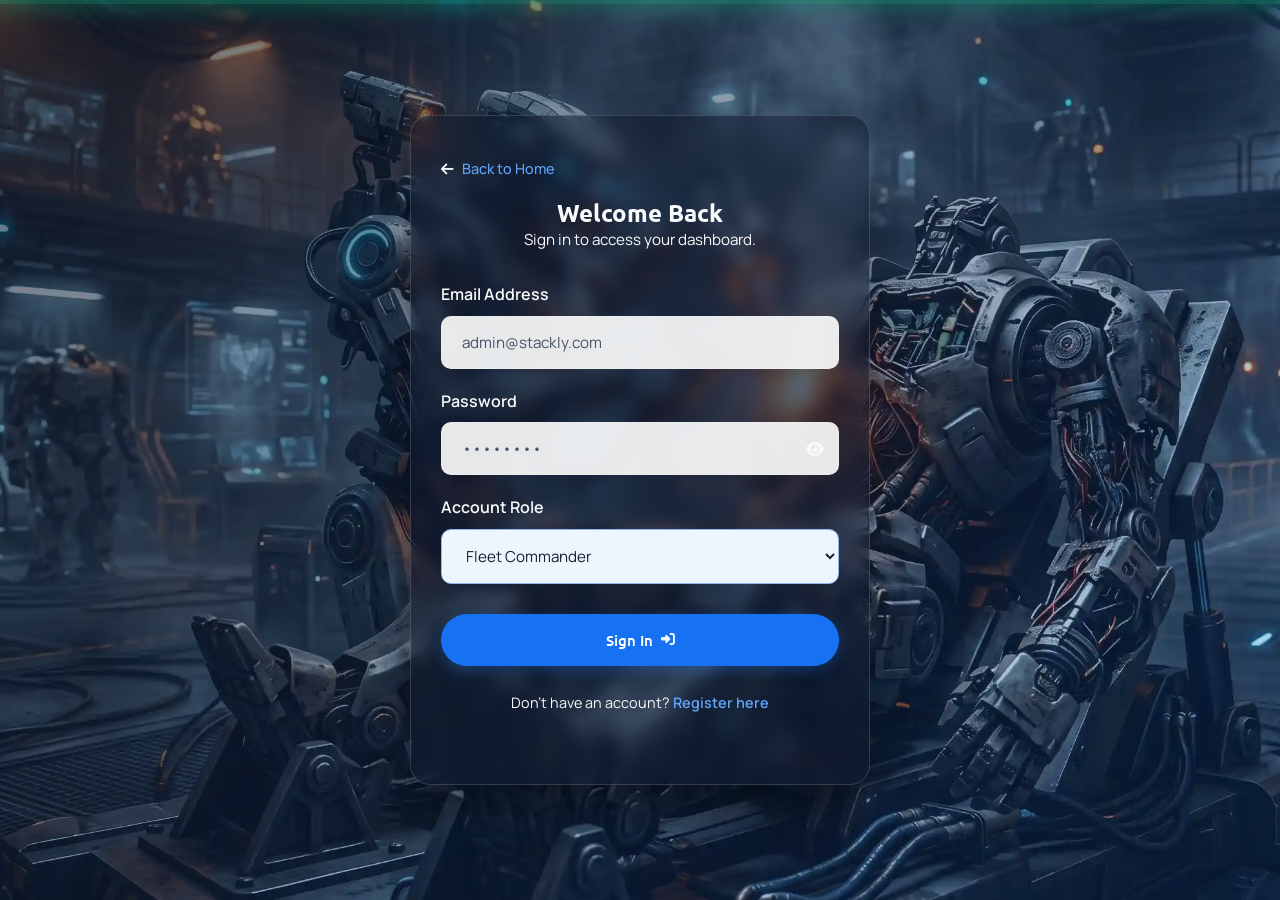
<file: dashboard.html>
<!DOCTYPE html>
<html lang="en">

<head>
    <meta charset="UTF-8">
    <meta name="viewport" content="width=device-width, initial-scale=1.0">
    <title>Dashboard - Stackly</title>

    <!-- Google Fonts -->
    <link rel="preconnect" href="https://fonts.googleapis.com">
    <link rel="preconnect" href="https://fonts.gstatic.com" crossorigin>
    <link
        href="https://fonts.googleapis.com/css2?family=Manrope:wght@300;400;500;600;700&family=Raleway:wght@300;400;500;600;700&family=Ubuntu:wght@400;500;700&display=swap"
        rel="stylesheet">

    <!-- FontAwesome Icons -->
    <link rel="stylesheet" href="https://cdnjs.cloudflare.com/ajax/libs/font-awesome/6.4.0/css/all.min.css">

    <!-- Custom CSS -->
    <link rel="stylesheet" href="css/index.css">
    <link rel="stylesheet" href="css/dashboard.css">
</head>

<body>
    <!-- Navigation Bar -->
    <header class="navbar-area sticky"
        style="position: fixed; width: 100%; top: 0; z-index: 1000; box-shadow: var(--shadow-sm); background: var(--bg-primary);">
        <div class="container nav-container" style="height: 90px; justify-content: flex-start; position: relative;">
            <div class="logo"
                style="display: flex; align-items: center; padding-right: 25px; margin-right: 25px;">
                <a href="#" style="cursor: pointer;" onclick="goToFirstVisibleTab(event)">
                    <img src="assets/logo.webp" alt="Stackly Logo" class="logo-img">
                </a>
            </div>

            <h2 id="navDashboardTitle"
                style="margin: 0; font-size: 1.6rem; font-weight: 700; color: var(--text-heading); background: linear-gradient(135deg, var(--color-primary) 0%, #6366f1 100%); -webkit-background-clip: text; -webkit-text-fill-color: transparent;">
                Dashboard Portal</h2>

            <nav id="navMenu" style="margin-left: auto; display: flex; gap: 15px; align-items: center; height: 100%;">
                <button id="sidebarToggle" class="mobile-sidebar-toggle" style="align-items: center; justify-content: center; height: 44px; width: 44px; padding: 0;">
                    <i class="fa-solid fa-bars"></i>
                </button>
            </nav>
        </div>
    </header>

    <div class="dashboard-layout">
        <!-- Sidebar -->
        <aside class="dashboard-sidebar" id="sidebar">
            <ul class="sidebar-menu">
                <!-- Shared -->
                <li data-roles="Fleet Commander,Teleops Engineer,Admin"><a href="#" class="sidebar-link active"
                        data-target="overview"><i class="fa-solid fa-house"></i> Overview</a></li>

                <!-- Fleet Commander Unique (4) -->
                <li data-roles="Fleet Commander,Admin"><a href="#" class="sidebar-link" data-target="fleet"><i
                            class="fa-solid fa-robot"></i> Fleet Management</a></li>
                <li data-roles="Fleet Commander,Admin"><a href="#" class="sidebar-link" data-target="analytics"><i
                            class="fa-solid fa-chart-pie"></i> Analytics</a></li>
                <li data-roles="Fleet Commander,Admin"><a href="#" class="sidebar-link" data-target="security"><i
                            class="fa-solid fa-shield-halved"></i> Security Logs</a></li>
                <li data-roles="Fleet Commander,Admin"><a href="#" class="sidebar-link" data-target="mission"><i
                            class="fa-solid fa-route"></i> Mission Planning</a></li>

                <!-- Teleops Engineer Unique (4) -->
                <li data-roles="Teleops Engineer,Admin"><a href="#" class="sidebar-link" data-target="globalmap"><i
                            class="fa-solid fa-earth-americas"></i> Global Map</a></li>
                <li data-roles="Teleops Engineer,Admin"><a href="#" class="sidebar-link" data-target="override"><i
                            class="fa-solid fa-gamepad"></i> Remote Override</a></li>
                <li data-roles="Teleops Engineer,Admin"><a href="#" class="sidebar-link" data-target="telemetry"><i
                            class="fa-solid fa-satellite-dish"></i> Hardware Telemetry</a></li>
                <li data-roles="Teleops Engineer,Admin"><a href="#" class="sidebar-link" data-target="incidents"><i
                            class="fa-solid fa-triangle-exclamation"></i> Incident Reports</a></li>

                <!-- Hardware Technician Unique (4) -->
                <li data-roles="Admin"><a href="#" class="sidebar-link" data-target="maintenance"><i
                            class="fa-solid fa-wrench"></i> Maintenance Bay</a></li>
                <li data-roles="Admin"><a href="#" class="sidebar-link" data-target="diagnostics"><i
                            class="fa-solid fa-stethoscope"></i> Diagnostics</a></li>
                <li data-roles="Admin"><a href="#" class="sidebar-link" data-target="inventory"><i
                            class="fa-solid fa-box-open"></i> Parts Inventory</a></li>
                <li data-roles="Admin"><a href="#" class="sidebar-link" data-target="repairlogs"><i
                            class="fa-solid fa-clipboard-list"></i> Repair Logs</a></li>

                <!-- Shared -->
                <li data-roles="Fleet Commander,Teleops Engineer,Admin"><a href="#" class="sidebar-link"
                        data-target="settings"><i class="fa-solid fa-gear"></i> Settings</a></li>
                <li data-roles="Fleet Commander,Teleops Engineer,Admin"><a href="#" class="sidebar-link"
                        data-target="support"><i class="fa-solid fa-headset"></i> Support</a></li>
                <li data-roles="Fleet Commander,Teleops Engineer,Admin"><a href="#" class="sidebar-link"
                        onclick="logout()" style="color: #ef4444; font-weight: 600;"><i class="fa-solid fa-arrow-right-from-bracket"></i> Logout</a></li>
            </ul>

            <div
                style="margin-top: auto; padding-top: 20px; border-top: 1px solid rgba(255,255,255,0.4); display: flex; align-items: center; gap: 15px;">
                <img src="https://ui-avatars.com/api/?name=User&background=0ea5e9&color=fff&rounded=true"
                    id="userAvatar" alt="User"
                    style="width: 45px; height: 45px; border-radius: 50%; box-shadow: 0 4px 10px rgba(0,0,0,0.1);">
                <div style="flex: 1;">
                    <h4 id="sidebarUserName" style="margin: 0; font-size: 0.95rem; color: var(--text-heading);">Admin
                        User</h4>
                    <span style="font-size: 0.8rem; color: var(--text-light);">Online</span>
                </div>
            </div>
        </aside>

        <!-- Main Content -->
        <main class="dashboard-main">
            <div class="dashboard-header">
                <div>
                    <div style="display: flex; align-items: center; gap: 15px; margin-bottom: 5px;">

                        <h2 style="margin: 0; font-size: 1.8rem; font-weight: 700; color: var(--text-heading);">Welcome
                            back, <span id="userEmail" style="color: var(--color-primary);">User</span></h2>
                    </div>
                </div>
                <div>
                    <a href="404.html" class="btn btn-primary"><i class="fa-solid fa-download"></i> Export Report</a>
                </div>
            </div>

            <!-- Tab: Overview -->
            <div id="overview" class="tab-content active">
                <div class="metrics-grid">
                    <div class="metric-card">
                        <div class="metric-icon"
                            style="background: linear-gradient(135deg, #0ea5e9 0%, #3b82f6 100%); box-shadow: 0 10px 20px rgba(14, 165, 233, 0.2);">
                            <i class="fa-solid fa-truck-fast"></i></div>
                        <div class="metric-data">
                            <h3>124</h3>
                            <p>Active Robots</p>
                        </div>
                    </div>
                    <div class="metric-card">
                        <div class="metric-icon"
                            style="background: linear-gradient(135deg, #10b981 0%, #059669 100%); box-shadow: 0 10px 20px rgba(16, 185, 129, 0.2);">
                            <i class="fa-solid fa-check-circle"></i></div>
                        <div class="metric-data">
                            <h3>99.9%</h3>
                            <p>Fleet Uptime</p>
                        </div>
                    </div>
                    <div class="metric-card">
                        <div class="metric-icon"
                            style="background: linear-gradient(135deg, #f59e0b 0%, #d97706 100%); box-shadow: 0 10px 20px rgba(245, 158, 11, 0.2);">
                            <i class="fa-solid fa-triangle-exclamation"></i></div>
                        <div class="metric-data">
                            <h3>3</h3>
                            <p>Pending Alerts</p>
                        </div>
                    </div>
                    <div class="metric-card">
                        <div class="metric-icon"
                            style="background: linear-gradient(135deg, #8b5cf6 0%, #6d28d9 100%); box-shadow: 0 10px 20px rgba(139, 92, 246, 0.2);">
                            <i class="fa-solid fa-bolt"></i></div>
                        <div class="metric-data">
                            <h3>420 kWh</h3>
                            <p>Energy Consumed</p>
                        </div>
                    </div>
                </div>

                <div style="display: grid; grid-template-columns: 2fr 1fr; gap: 25px; margin-bottom: 25px;">
                    <div class="content-panel">
                        <h3>Recent Activity Log</h3>
                        <p style="margin-bottom: 20px; color: var(--text-light);">Live operational feed across all
                            active zones.</p>
                        <table style="width: 100%; text-align: left; border-collapse: collapse;">
                            <tr style="border-bottom: 1px solid var(--border-color);">
                                <th style="padding: 15px 10px;">Timestamp</th>
                                <th style="padding: 15px 10px;">Unit ID</th>
                                <th style="padding: 15px 10px;">Event</th>
                                <th style="padding: 15px 10px;">Status</th>
                            </tr>
                            <tr style="border-bottom: 1px solid var(--border-color);">
                                <td style="padding: 15px 10px; color: var(--text-light);">Just now</td>
                                <td style="padding: 15px 10px; font-weight: 600;">AMR-Alpha-09</td>
                                <td style="padding: 15px 10px;">Completed Waypoint A</td>
                                <td style="padding: 15px 10px;"><span style="color: #10b981; font-weight: 600;"><i
                                            class="fa-solid fa-circle"
                                            style="font-size:0.6rem; margin-right:5px;"></i>Success</span></td>
                            </tr>
                            <tr style="border-bottom: 1px solid var(--border-color);">
                                <td style="padding: 15px 10px; color: var(--text-light);">2 mins ago</td>
                                <td style="padding: 15px 10px; font-weight: 600;">Kuka-Arm-X2</td>
                                <td style="padding: 15px 10px;">Maintenance Required</td>
                                <td style="padding: 15px 10px;"><span style="color: #f59e0b; font-weight: 600;"><i
                                            class="fa-solid fa-circle"
                                            style="font-size:0.6rem; margin-right:5px;"></i>Warning</span></td>
                            </tr>
                            <tr style="border-bottom: 1px solid var(--border-color);">
                                <td style="padding: 15px 10px; color: var(--text-light);">14 mins ago</td>
                                <td style="padding: 15px 10px; font-weight: 600;">Drone-Z1</td>
                                <td style="padding: 15px 10px;">Returned to Base</td>
                                <td style="padding: 15px 10px;"><span style="color: #10b981; font-weight: 600;"><i
                                            class="fa-solid fa-circle"
                                            style="font-size:0.6rem; margin-right:5px;"></i>Success</span></td>
                            </tr>
                            <tr style="border-bottom: 1px solid var(--border-color);">
                                <td style="padding: 15px 10px; color: var(--text-light);">22 mins ago</td>
                                <td style="padding: 15px 10px; font-weight: 600;">Agv-Load-4</td>
                                <td style="padding: 15px 10px;">Path Blocked</td>
                                <td style="padding: 15px 10px;"><span style="color: #ef4444; font-weight: 600;"><i
                                            class="fa-solid fa-circle"
                                            style="font-size:0.6rem; margin-right:5px;"></i>Error</span></td>
                            </tr>
                            <tr>
                                <td style="padding: 15px 10px; color: var(--text-light);">45 mins ago</td>
                                <td style="padding: 15px 10px; font-weight: 600;">AMR-Beta-12</td>
                                <td style="padding: 15px 10px;">Started Shift</td>
                                <td style="padding: 15px 10px;"><span style="color: #10b981; font-weight: 600;"><i
                                            class="fa-solid fa-circle"
                                            style="font-size:0.6rem; margin-right:5px;"></i>Success</span></td>
                            </tr>
                        </table>
                    </div>

                    <div style="display: flex; flex-direction: column; gap: 25px;">
                        <div class="content-panel" style="flex: 1;">
                            <h3>System Health</h3>
                            <div style="margin-top: 20px;">
                                <div style="display: flex; justify-content: space-between; margin-bottom: 5px;">
                                    <span style="font-weight: 600;">Central Server</span>
                                    <span style="color: #10b981;">Operational</span>
                                </div>
                                <div
                                    style="width: 100%; background: var(--border-color); height: 8px; border-radius: 4px; margin-bottom: 20px;">
                                    <div style="width: 100%; background: #10b981; height: 100%; border-radius: 4px;">
                                    </div>
                                </div>

                                <div style="display: flex; justify-content: space-between; margin-bottom: 5px;">
                                    <span style="font-weight: 600;">Database API</span>
                                    <span style="color: #10b981;">Operational</span>
                                </div>
                                <div
                                    style="width: 100%; background: var(--border-color); height: 8px; border-radius: 4px; margin-bottom: 20px;">
                                    <div style="width: 100%; background: #10b981; height: 100%; border-radius: 4px;">
                                    </div>
                                </div>

                                <div style="display: flex; justify-content: space-between; margin-bottom: 5px;">
                                    <span style="font-weight: 600;">IoT Gateway</span>
                                    <span style="color: #f59e0b;">Degraded</span>
                                </div>
                                <div
                                    style="width: 100%; background: var(--border-color); height: 8px; border-radius: 4px;">
                                    <div style="width: 60%; background: #f59e0b; height: 100%; border-radius: 4px;">
                                    </div>
                                </div>
                            </div>
                        </div>
                        <div class="content-panel">
                            <h3>Quick Actions</h3>
                            <div style="display: flex; gap: 10px; margin-top: 15px; flex-wrap: wrap;">
                                <a href="404.html" class="btn btn-primary"
                                    style="flex: 1; text-align: center; font-size: 0.9rem; padding: 10px;">Halt All</a>
                                <a href="404.html" class="btn btn-outline"
                                    style="flex: 1; text-align: center; font-size: 0.9rem; padding: 10px;">Run Audit</a>
                                <a href="404.html" class="btn btn-outline"
                                    style="flex: 1; text-align: center; font-size: 0.9rem; padding: 10px;">New Unit</a>
                            </div>
                        </div>
                    </div>
                </div>
            </div>

            <!-- Tab: Fleet Management -->
            <div id="fleet" class="tab-content">
                <div class="content-panel"
                    style="margin-bottom: 25px; padding: 0; overflow: hidden; position: relative;">
                    <div
                        style="height: 350px; background: url('https://www.google.com/maps/vt/pb=!1m4!1m3!1i15!2i16223!3i18567!2m3!1e0!2sm!3i420120488!3m7!2sen!5e1105!12m4!1e68!2m2!1sset!2sRoadmap!4e0!5m1!1e0') center/cover; position: relative;">
                        <!-- Map Overlay -->
                        <div
                            style="position: absolute; top: 0; left: 0; width: 100%; height: 100%; background: rgba(0,0,0,0.4); display: flex; align-items: center; justify-content: center; flex-direction: column;">
                            <i class="fa-solid fa-map-location-dot"
                                style="font-size: 4rem; color: white; margin-bottom: 20px;"></i>
                            <h3 style="color: white; margin-bottom: 15px;">Live 3D Map Interface</h3>
                            <a href="404.html" class="btn btn-primary">Enter Fullscreen Map</a>
                        </div>
                    </div>
                </div>

                <div class="content-panel">
                    <div
                        style="display: flex; justify-content: space-between; align-items: center; margin-bottom: 20px;">
                        <h3>Fleet Roster</h3>
                        <a href="404.html" class="btn btn-outline" style="padding: 8px 15px; font-size: 0.9rem;"><i
                                class="fa-solid fa-filter"></i> Filter Active</a>
                    </div>
                    <table style="width: 100%; text-align: left; border-collapse: collapse;">
                        <tr style="border-bottom: 1px solid var(--border-color); color: var(--text-light);">
                            <th style="padding: 15px 10px;">Unit Name</th>
                            <th style="padding: 15px 10px;">Model</th>
                            <th style="padding: 15px 10px;">Battery</th>
                            <th style="padding: 15px 10px;">Current Task</th>
                            <th style="padding: 15px 10px;">Status</th>
                            <th style="padding: 15px 10px;">Action</th>
                        </tr>
                        <!-- 8 Rows -->
                        <tr style="border-bottom: 1px solid var(--border-color);">
                            <td style="padding: 15px 10px; font-weight: 600;">AMR-Alpha-01</td>
                            <td style="padding: 15px 10px; color: var(--text-light);">Stackly Transport V2</td>
                            <td style="padding: 15px 10px;"><i class="fa-solid fa-battery-full"
                                    style="color: #10b981;"></i> 98%</td>
                            <td style="padding: 15px 10px;">Zone A Patrol</td>
                            <td style="padding: 15px 10px;"><span
                                    style="background: rgba(16, 185, 129, 0.1); color: #10b981; padding: 5px 10px; border-radius: 6px; font-size: 0.8rem; font-weight: 600;">Active</span>
                            </td>
                            <td style="padding: 15px 10px;"><a href="404.html" style="color: var(--color-primary);"><i
                                        class="fa-solid fa-crosshairs"></i> Track</a></td>
                        </tr>
                        <tr style="border-bottom: 1px solid var(--border-color);">
                            <td style="padding: 15px 10px; font-weight: 600;">AMR-Alpha-02</td>
                            <td style="padding: 15px 10px; color: var(--text-light);">Stackly Transport V2</td>
                            <td style="padding: 15px 10px;"><i class="fa-solid fa-battery-half"
                                    style="color: #f59e0b;"></i> 45%</td>
                            <td style="padding: 15px 10px;">Pallet Move #402</td>
                            <td style="padding: 15px 10px;"><span
                                    style="background: rgba(16, 185, 129, 0.1); color: #10b981; padding: 5px 10px; border-radius: 6px; font-size: 0.8rem; font-weight: 600;">Active</span>
                            </td>
                            <td style="padding: 15px 10px;"><a href="404.html" style="color: var(--color-primary);"><i
                                        class="fa-solid fa-crosshairs"></i> Track</a></td>
                        </tr>
                        <tr style="border-bottom: 1px solid var(--border-color);">
                            <td style="padding: 15px 10px; font-weight: 600;">Kuka-Arm-X1</td>
                            <td style="padding: 15px 10px; color: var(--text-light);">Kuka KR C4</td>
                            <td style="padding: 15px 10px;"><i class="fa-solid fa-plug" style="color: #6366f1;"></i>
                                Grid</td>
                            <td style="padding: 15px 10px;">Assembly Line B</td>
                            <td style="padding: 15px 10px;"><span
                                    style="background: rgba(16, 185, 129, 0.1); color: #10b981; padding: 5px 10px; border-radius: 6px; font-size: 0.8rem; font-weight: 600;">Active</span>
                            </td>
                            <td style="padding: 15px 10px;"><a href="404.html" style="color: var(--color-primary);"><i
                                        class="fa-solid fa-crosshairs"></i> Track</a></td>
                        </tr>
                        <tr style="border-bottom: 1px solid var(--border-color);">
                            <td style="padding: 15px 10px; font-weight: 600;">Kuka-Arm-X2</td>
                            <td style="padding: 15px 10px; color: var(--text-light);">Kuka KR C4</td>
                            <td style="padding: 15px 10px;"><i class="fa-solid fa-plug" style="color: #6366f1;"></i>
                                Grid</td>
                            <td style="padding: 15px 10px;">Diagnostics</td>
                            <td style="padding: 15px 10px;"><span
                                    style="background: rgba(245, 158, 11, 0.1); color: #f59e0b; padding: 5px 10px; border-radius: 6px; font-size: 0.8rem; font-weight: 600;">Maintenance</span>
                            </td>
                            <td style="padding: 15px 10px;"><a href="404.html" style="color: var(--color-primary);"><i
                                        class="fa-solid fa-crosshairs"></i> Track</a></td>
                        </tr>
                        <tr style="border-bottom: 1px solid var(--border-color);">
                            <td style="padding: 15px 10px; font-weight: 600;">Drone-Z1</td>
                            <td style="padding: 15px 10px; color: var(--text-light);">DJI Matrice 300</td>
                            <td style="padding: 15px 10px;"><i class="fa-solid fa-battery-quarter"
                                    style="color: #ef4444;"></i> 12%</td>
                            <td style="padding: 15px 10px;">Charging</td>
                            <td style="padding: 15px 10px;"><span
                                    style="background: rgba(99, 102, 241, 0.1); color: #6366f1; padding: 5px 10px; border-radius: 6px; font-size: 0.8rem; font-weight: 600;">Docked</span>
                            </td>
                            <td style="padding: 15px 10px;"><a href="404.html" style="color: var(--color-primary);"><i
                                        class="fa-solid fa-crosshairs"></i> Track</a></td>
                        </tr>
                        <tr style="border-bottom: 1px solid var(--border-color);">
                            <td style="padding: 15px 10px; font-weight: 600;">Drone-Z2</td>
                            <td style="padding: 15px 10px; color: var(--text-light);">DJI Matrice 300</td>
                            <td style="padding: 15px 10px;"><i class="fa-solid fa-battery-full"
                                    style="color: #10b981;"></i> 100%</td>
                            <td style="padding: 15px 10px;">Roof Inspection</td>
                            <td style="padding: 15px 10px;"><span
                                    style="background: rgba(16, 185, 129, 0.1); color: #10b981; padding: 5px 10px; border-radius: 6px; font-size: 0.8rem; font-weight: 600;">Active</span>
                            </td>
                            <td style="padding: 15px 10px;"><a href="404.html" style="color: var(--color-primary);"><i
                                        class="fa-solid fa-crosshairs"></i> Track</a></td>
                        </tr>
                        <tr style="border-bottom: 1px solid var(--border-color);">
                            <td style="padding: 15px 10px; font-weight: 600;">Spot-Dog-1</td>
                            <td style="padding: 15px 10px; color: var(--text-light);">Boston Dynamics Spot</td>
                            <td style="padding: 15px 10px;"><i class="fa-solid fa-battery-half"
                                    style="color: #f59e0b;"></i> 68%</td>
                            <td style="padding: 15px 10px;">Perimeter Sec</td>
                            <td style="padding: 15px 10px;"><span
                                    style="background: rgba(16, 185, 129, 0.1); color: #10b981; padding: 5px 10px; border-radius: 6px; font-size: 0.8rem; font-weight: 600;">Active</span>
                            </td>
                            <td style="padding: 15px 10px;"><a href="404.html" style="color: var(--color-primary);"><i
                                        class="fa-solid fa-crosshairs"></i> Track</a></td>
                        </tr>
                        <tr>
                            <td style="padding: 15px 10px; font-weight: 600;">Agv-Load-4</td>
                            <td style="padding: 15px 10px; color: var(--text-light);">Fetch Robotics Core</td>
                            <td style="padding: 15px 10px;"><i class="fa-solid fa-battery-empty"
                                    style="color: #ef4444;"></i> 2%</td>
                            <td style="padding: 15px 10px;">Offline</td>
                            <td style="padding: 15px 10px;"><span
                                    style="background: rgba(239, 68, 68, 0.1); color: #ef4444; padding: 5px 10px; border-radius: 6px; font-size: 0.8rem; font-weight: 600;">Error</span>
                            </td>
                            <td style="padding: 15px 10px;"><a href="404.html" style="color: var(--color-primary);"><i
                                        class="fa-solid fa-crosshairs"></i> Track</a></td>
                        </tr>
                    </table>
                </div>
            </div>

            <!-- Tab: Analytics -->
            <div id="analytics" class="tab-content">
                <div class="metrics-grid">
                    <div class="metric-card"
                        style="flex-direction: column; align-items: flex-start; gap: 10px; padding: 20px;">
                        <span style="color: var(--text-light); font-size: 0.9rem;">Total Distance Traveled</span>
                        <h3 style="font-size: 2rem;">12,450 km</h3>
                        <span style="color: #10b981; font-weight: 600; font-size: 0.85rem;"><i
                                class="fa-solid fa-arrow-trend-up"></i> +12% this week</span>
                    </div>
                    <div class="metric-card"
                        style="flex-direction: column; align-items: flex-start; gap: 10px; padding: 20px;">
                        <span style="color: var(--text-light); font-size: 0.9rem;">Tasks Completed</span>
                        <h3 style="font-size: 2rem;">842,910</h3>
                        <span style="color: #10b981; font-weight: 600; font-size: 0.85rem;"><i
                                class="fa-solid fa-arrow-trend-up"></i> +5% this week</span>
                    </div>
                    <div class="metric-card"
                        style="flex-direction: column; align-items: flex-start; gap: 10px; padding: 20px;">
                        <span style="color: var(--text-light); font-size: 0.9rem;">Anomaly Detection Rate</span>
                        <h3 style="font-size: 2rem;">0.04%</h3>
                        <span style="color: #10b981; font-weight: 600; font-size: 0.85rem;"><i
                                class="fa-solid fa-arrow-trend-down"></i> -1% this week</span>
                    </div>
                    <div class="metric-card"
                        style="flex-direction: column; align-items: flex-start; gap: 10px; padding: 20px;">
                        <span style="color: var(--text-light); font-size: 0.9rem;">Average Cycle Time</span>
                        <h3 style="font-size: 2rem;">4.2m</h3>
                        <span style="color: #ef4444; font-weight: 600; font-size: 0.85rem;"><i
                                class="fa-solid fa-arrow-trend-up"></i> +0.5m this week</span>
                    </div>
                </div>

                <div style="display: grid; grid-template-columns: 1fr 1fr; gap: 25px; margin-bottom: 25px;">
                    <div class="content-panel">
                        <h3>Performance Over Time</h3>
                        <div
                            style="height: 250px; background: rgba(0,0,0,0.02); border-radius: 12px; margin-top: 20px; display: flex; align-items: center; justify-content: center; border: 1px dashed var(--border-color);">
                            <p style="color: var(--text-light);"><i class="fa-solid fa-chart-line"></i> Chart
                                Visualization API Loading...</p>
                        </div>
                    </div>
                    <div class="content-panel">
                        <h3>Error Rates by Model</h3>
                        <div
                            style="height: 250px; background: rgba(0,0,0,0.02); border-radius: 12px; margin-top: 20px; display: flex; align-items: center; justify-content: center; border: 1px dashed var(--border-color);">
                            <p style="color: var(--text-light);"><i class="fa-solid fa-chart-pie"></i> Chart
                                Visualization API Loading...</p>
                        </div>
                    </div>
                </div>

                <div style="display: grid; grid-template-columns: 1fr 1fr; gap: 25px;">
                    <div class="content-panel">
                        <h3>Generate Custom Report</h3>
                        <form style="margin-top: 20px; display: flex; flex-direction: column; gap: 15px;">
                            <input type="date"
                                style="padding: 10px; border-radius: 8px; border: 1px solid var(--border-color);">
                            <select style="padding: 10px; border-radius: 8px; border: 1px solid var(--border-color);">
                                <option>All Models</option>
                                <option>AMR Transport</option>
                                <option>Drones</option>
                            </select>
                            <a href="404.html" class="btn btn-primary" style="text-align: center;">Generate PDF</a>
                        </form>
                    </div>
                    <div class="content-panel">
                        <h3>Export History</h3>
                        <ul style="list-style: none; padding: 0; margin-top: 20px;">
                            <li
                                style="padding: 10px 0; border-bottom: 1px solid var(--border-color); display: flex; justify-content: space-between;">
                                <span>Q2 Operations Summary</span> <a href="404.html"><i
                                        class="fa-solid fa-download"></i></a></li>
                            <li
                                style="padding: 10px 0; border-bottom: 1px solid var(--border-color); display: flex; justify-content: space-between;">
                                <span>June Safety Audit</span> <a href="404.html"><i
                                        class="fa-solid fa-download"></i></a></li>
                            <li
                                style="padding: 10px 0; border-bottom: 1px solid var(--border-color); display: flex; justify-content: space-between;">
                                <span>Battery Degradation Log</span> <a href="404.html"><i
                                        class="fa-solid fa-download"></i></a></li>
                            <li style="padding: 10px 0; display: flex; justify-content: space-between;"><span>May
                                    Network Latency</span> <a href="404.html"><i class="fa-solid fa-download"></i></a>
                            </li>
                        </ul>
                    </div>
                </div>
            </div>

            <!-- Tab: Security Logs -->
            <div id="security" class="tab-content">
                <div class="metrics-grid">
                    <div class="metric-card"
                        style="background: linear-gradient(135deg, #1e293b 0%, #0f172a 100%); color: white; border: none;">
                        <div class="metric-icon"
                            style="background: rgba(255,255,255,0.1); color: #10b981; box-shadow: none;"><i
                                class="fa-solid fa-shield-halved"></i></div>
                        <div class="metric-data">
                            <h3 style="color: white;">System Secure</h3>
                            <p style="color: #94a3b8;">Threat Level: Low (0 Active Threats)</p>
                        </div>
                    </div>
                </div>
                <div class="content-panel">
                    <div
                        style="display: flex; justify-content: space-between; align-items: center; margin-bottom: 20px;">
                        <h3>Zero-Trust Audit Log</h3>
                        <a href="404.html" class="btn btn-outline" style="padding: 8px 15px; font-size: 0.9rem;">Export
                            CSV</a>
                    </div>
                    <table style="width: 100%; text-align: left; border-collapse: collapse;">
                        <tr style="border-bottom: 1px solid var(--border-color); color: var(--text-light);">
                            <th style="padding: 15px 10px;">Timestamp</th>
                            <th style="padding: 15px 10px;">User/IP</th>
                            <th style="padding: 15px 10px;">Event Action</th>
                            <th style="padding: 15px 10px;">Severity</th>
                        </tr>
                        <!-- 8 Rows -->
                        <tr style="border-bottom: 1px solid var(--border-color);">
                            <td style="padding: 15px 10px; color: var(--text-light);">2026-08-14 14:30:12</td>
                            <td style="padding: 15px 10px; font-weight: 600;">sys_admin@stackly</td>
                            <td style="padding: 15px 10px;">Successful Login (2FA Passed)</td>
                            <td style="padding: 15px 10px;"><span style="color: #10b981;">Info</span></td>
                        </tr>
                        <tr style="border-bottom: 1px solid var(--border-color);">
                            <td style="padding: 15px 10px; color: var(--text-light);">2026-08-14 14:15:00</td>
                            <td style="padding: 15px 10px; font-weight: 600;">System</td>
                            <td style="padding: 15px 10px;">OTA Payload Signature Verified</td>
                            <td style="padding: 15px 10px;"><span style="color: #10b981;">Info</span></td>
                        </tr>
                        <tr style="border-bottom: 1px solid var(--border-color);">
                            <td style="padding: 15px 10px; color: var(--text-light);">2026-08-14 11:20:45</td>
                            <td style="padding: 15px 10px; font-weight: 600;">192.168.1.104</td>
                            <td style="padding: 15px 10px;">Failed Login Attempt (Bad Password)</td>
                            <td style="padding: 15px 10px;"><span style="color: #f59e0b;">Warning</span></td>
                        </tr>
                        <tr style="border-bottom: 1px solid var(--border-color);">
                            <td style="padding: 15px 10px; color: var(--text-light);">2026-08-14 11:18:12</td>
                            <td style="padding: 15px 10px; font-weight: 600;">192.168.1.104</td>
                            <td style="padding: 15px 10px;">Failed Login Attempt (Bad Password)</td>
                            <td style="padding: 15px 10px;"><span style="color: #f59e0b;">Warning</span></td>
                        </tr>
                        <tr style="border-bottom: 1px solid var(--border-color);">
                            <td style="padding: 15px 10px; color: var(--text-light);">2026-08-13 23:40:01</td>
                            <td style="padding: 15px 10px; font-weight: 600;">Firewall</td>
                            <td style="padding: 15px 10px;">Blocked Port Scan from 45.33.2.1</td>
                            <td style="padding: 15px 10px;"><span style="color: #ef4444;">Critical</span></td>
                        </tr>
                        <tr style="border-bottom: 1px solid var(--border-color);">
                            <td style="padding: 15px 10px; color: var(--text-light);">2026-08-13 18:00:00</td>
                            <td style="padding: 15px 10px; font-weight: 600;">System</td>
                            <td style="padding: 15px 10px;">Daily Database Backup Completed</td>
                            <td style="padding: 15px 10px;"><span style="color: #10b981;">Info</span></td>
                        </tr>
                        <tr style="border-bottom: 1px solid var(--border-color);">
                            <td style="padding: 15px 10px; color: var(--text-light);">2026-08-13 14:12:33</td>
                            <td style="padding: 15px 10px; font-weight: 600;">operator@stackly</td>
                            <td style="padding: 15px 10px;">Initiated Manual Override AMR-Alpha-01</td>
                            <td style="padding: 15px 10px;"><span style="color: #f59e0b;">Warning</span></td>
                        </tr>
                        <tr>
                            <td style="padding: 15px 10px; color: var(--text-light);">2026-08-13 09:00:00</td>
                            <td style="padding: 15px 10px; font-weight: 600;">System</td>
                            <td style="padding: 15px 10px;">SSL Certificate Auto-Renewed</td>
                            <td style="padding: 15px 10px;"><span style="color: #10b981;">Info</span></td>
                        </tr>
                    </table>
                </div>
            </div>

            <!-- Tab: Maintenance -->
            <div id="maintenance" class="tab-content">
                <div class="metrics-grid">
                    <div class="metric-card"
                        style="flex-direction: column; align-items: center; gap: 10px; padding: 20px; text-align: center;">
                        <i class="fa-solid fa-gear" style="font-size: 2rem; color: #10b981;"></i>
                        <h3 style="margin-bottom: 0;">Motor Wear</h3>
                        <span style="color: var(--text-light); font-size: 0.9rem;">All units nominal</span>
                    </div>
                    <div class="metric-card"
                        style="flex-direction: column; align-items: center; gap: 10px; padding: 20px; text-align: center;">
                        <i class="fa-solid fa-battery-half" style="font-size: 2rem; color: #f59e0b;"></i>
                        <h3 style="margin-bottom: 0;">Battery Health</h3>
                        <span style="color: var(--text-light); font-size: 0.9rem;">2 units need replacement</span>
                    </div>
                    <div class="metric-card"
                        style="flex-direction: column; align-items: center; gap: 10px; padding: 20px; text-align: center;">
                        <i class="fa-solid fa-wifi" style="font-size: 2rem; color: #10b981;"></i>
                        <h3 style="margin-bottom: 0;">Sensors</h3>
                        <span style="color: var(--text-light); font-size: 0.9rem;">Calibrated correctly</span>
                    </div>
                    <div class="metric-card"
                        style="flex-direction: column; align-items: center; gap: 10px; padding: 20px; text-align: center;">
                        <i class="fa-solid fa-microchip" style="font-size: 2rem; color: #10b981;"></i>
                        <h3 style="margin-bottom: 0;">Compute</h3>
                        <span style="color: var(--text-light); font-size: 0.9rem;">Temperatures normal</span>
                    </div>
                </div>

                <div style="display: grid; grid-template-columns: 2fr 1fr; gap: 25px;">
                    <div class="content-panel">
                        <h3>OTA Firmware Updates</h3>
                        <ul style="list-style: none; padding: 0; margin-top: 20px;">
                            <li
                                style="padding: 15px; border: 1px solid var(--border-color); border-radius: 12px; margin-bottom: 10px; display: flex; justify-content: space-between; align-items: center;">
                                <div><strong style="display: block;">StacklyOS v4.2.1</strong> <span
                                        style="font-size: 0.85rem; color: var(--text-light);">Critical Pathfinding
                                        Patch</span></div>
                                <a href="404.html" class="btn btn-primary"
                                    style="padding: 5px 15px; font-size: 0.8rem;">Push Update</a>
                            </li>
                            <li
                                style="padding: 15px; border: 1px solid var(--border-color); border-radius: 12px; margin-bottom: 10px; display: flex; justify-content: space-between; align-items: center;">
                                <div><strong style="display: block;">Kuka Driver v1.0.9</strong> <span
                                        style="font-size: 0.85rem; color: var(--text-light);">Routine Driver
                                        Update</span></div>
                                <a href="404.html" class="btn btn-outline"
                                    style="padding: 5px 15px; font-size: 0.8rem;">Schedule</a>
                            </li>
                            <li
                                style="padding: 15px; border: 1px solid var(--border-color); border-radius: 12px; margin-bottom: 10px; display: flex; justify-content: space-between; align-items: center;">
                                <div><strong style="display: block;">DJI Vision v2.2</strong> <span
                                        style="font-size: 0.85rem; color: var(--text-light);">Camera Calibration
                                        Fix</span></div>
                                <span style="color: #10b981; font-weight: 600; font-size: 0.85rem;">Installed</span>
                            </li>
                            <li
                                style="padding: 15px; border: 1px solid var(--border-color); border-radius: 12px; display: flex; justify-content: space-between; align-items: center;">
                                <div><strong style="display: block;">Boston Dynamics Spot v3.0</strong> <span
                                        style="font-size: 0.85rem; color: var(--text-light);">Major OS Upgrade</span>
                                </div>
                                <span style="color: #10b981; font-weight: 600; font-size: 0.85rem;">Installed</span>
                            </li>
                        </ul>
                    </div>
                    <div class="content-panel">
                        <h3>Schedule Service</h3>
                        <p style="color: var(--text-light); margin-bottom: 20px; font-size: 0.9rem;">Dispatch a Stackly
                            technician for hardware repairs.</p>
                        <form style="display: flex; flex-direction: column; gap: 15px;">
                            <select style="padding: 10px; border-radius: 8px; border: 1px solid var(--border-color);">
                                <option>Select Unit</option>
                                <option>Drone-Z1 (Battery Replacement)</option>
                                <option>Kuka-Arm-X2 (Diagnostics)</option>
                            </select>
                            <input type="date"
                                style="padding: 10px; border-radius: 8px; border: 1px solid var(--border-color);">
                            <a href="404.html" class="btn btn-primary" style="text-align: center;">Submit Request</a>
                        </form>
                    </div>
                </div>
            </div>

            <!-- Tab: Hardware Telemetry -->
            <div id="telemetry" class="tab-content">
                <div class="content-panel" style="margin-bottom: 25px;">
                    <div style="display: flex; justify-content: space-between; align-items: center;">
                        <div>
                            <h3>Live Telemetry Stream</h3>
                            <p style="color: var(--text-light); margin-bottom: 0;">Currently streaming: <strong
                                    style="color: var(--color-primary);">AMR-Alpha-01</strong></p>
                        </div>
                        <a href="404.html" class="btn btn-outline">Change Unit</a>
                    </div>
                </div>

                <div style="display: grid; grid-template-columns: repeat(4, 1fr); gap: 20px;">
                    <!-- 8 Telemetry Cards -->
                    <div class="content-panel" style="padding: 20px;">
                        <span
                            style="color: var(--text-light); font-size: 0.85rem; text-transform: uppercase; font-weight: 600;">LiDAR
                            Status</span>
                        <h3 style="margin: 10px 0; font-size: 1.5rem; color: #10b981;">Online</h3>
                        <div style="font-size: 0.8rem; color: var(--text-light);">360° Point Cloud Active</div>
                    </div>
                    <div class="content-panel" style="padding: 20px;">
                        <span
                            style="color: var(--text-light); font-size: 0.85rem; text-transform: uppercase; font-weight: 600;">Camera
                            Feed</span>
                        <h3 style="margin: 10px 0; font-size: 1.5rem; color: #10b981;">1080p 60fps</h3>
                        <div style="font-size: 0.8rem; color: var(--text-light);">Latency: 45ms</div>
                    </div>
                    <div class="content-panel" style="padding: 20px;">
                        <span
                            style="color: var(--text-light); font-size: 0.85rem; text-transform: uppercase; font-weight: 600;">CPU
                            Temp</span>
                        <h3 style="margin: 10px 0; font-size: 1.5rem;">42°C</h3>
                        <div style="font-size: 0.8rem; color: var(--text-light);">Nominal Range</div>
                    </div>
                    <div class="content-panel" style="padding: 20px;">
                        <span
                            style="color: var(--text-light); font-size: 0.85rem; text-transform: uppercase; font-weight: 600;">Motor
                            1 (Left) RPM</span>
                        <h3 style="margin: 10px 0; font-size: 1.5rem;">2450</h3>
                        <div style="font-size: 0.8rem; color: var(--text-light);">Torque: 12Nm</div>
                    </div>
                    <div class="content-panel" style="padding: 20px;">
                        <span
                            style="color: var(--text-light); font-size: 0.85rem; text-transform: uppercase; font-weight: 600;">Motor
                            2 (Right) RPM</span>
                        <h3 style="margin: 10px 0; font-size: 1.5rem;">2448</h3>
                        <div style="font-size: 0.8rem; color: var(--text-light);">Torque: 12Nm</div>
                    </div>
                    <div class="content-panel" style="padding: 20px;">
                        <span
                            style="color: var(--text-light); font-size: 0.85rem; text-transform: uppercase; font-weight: 600;">Battery
                            Voltage</span>
                        <h3 style="margin: 10px 0; font-size: 1.5rem;">48.2V</h3>
                        <div style="font-size: 0.8rem; color: var(--text-light);">Discharge: 2.1A</div>
                    </div>
                    <div class="content-panel" style="padding: 20px;">
                        <span
                            style="color: var(--text-light); font-size: 0.85rem; text-transform: uppercase; font-weight: 600;">Network
                            Ping</span>
                        <h3 style="margin: 10px 0; font-size: 1.5rem;">12ms</h3>
                        <div style="font-size: 0.8rem; color: var(--text-light);">Signal: -45dBm (5G)</div>
                    </div>
                    <div class="content-panel" style="padding: 20px;">
                        <span
                            style="color: var(--text-light); font-size: 0.85rem; text-transform: uppercase; font-weight: 600;">IMU
                            Calibration</span>
                        <h3 style="margin: 10px 0; font-size: 1.5rem; color: #10b981;">Perfect</h3>
                        <div style="font-size: 0.8rem; color: var(--text-light);">Gyro/Accel Synced</div>
                    </div>
                </div>
            </div>



            <!-- NEW TAB: Mission Planning (Commander) -->
            <div id="mission" class="tab-content">
                <div class="metrics-grid">
                    <div class="metric-card">
                        <div class="metric-icon" style="background: linear-gradient(135deg, #0ea5e9 0%, #3b82f6 100%);">
                            <i class="fa-solid fa-route"></i></div>
                        <div class="metric-data">
                            <h3>14</h3>
                            <p>Active Missions</p>
                        </div>
                    </div>
                    <div class="metric-card">
                        <div class="metric-icon" style="background: linear-gradient(135deg, #10b981 0%, #059669 100%);">
                            <i class="fa-solid fa-leaf"></i></div>
                        <div class="metric-data">
                            <h3>85%</h3>
                            <p>Avg Route Efficiency</p>
                        </div>
                    </div>
                    <div class="metric-card">
                        <div class="metric-icon" style="background: linear-gradient(135deg, #f59e0b 0%, #d97706 100%);">
                            <i class="fa-solid fa-clock"></i></div>
                        <div class="metric-data">
                            <h3>1.2%</h3>
                            <p>Delay Rate</p>
                        </div>
                    </div>
                    <div class="metric-card">
                        <div class="metric-icon" style="background: linear-gradient(135deg, #8b5cf6 0%, #6d28d9 100%);">
                            <i class="fa-solid fa-bolt"></i></div>
                        <div class="metric-data">
                            <h3>-120kWh</h3>
                            <p>Energy Savings</p>
                        </div>
                    </div>
                </div>

                <div style="display: grid; grid-template-columns: 2fr 1fr; gap: 25px; margin-bottom: 25px;">
                    <div class="content-panel" style="padding: 0; overflow: hidden; position: relative;">
                        <div
                            style="height: 400px; background: url('https://www.google.com/maps/vt/pb=!1m4!1m3!1i15!2i16223!3i18567!2m3!1e0!2sm!3i420120488!3m7!2sen!5e1105!12m4!1e68!2m2!1sset!2sRoadmap!4e0!5m1!1e0') center/cover;">
                            <div
                                style="position: absolute; top: 0; left: 0; width: 100%; height: 100%; background: rgba(0,0,0,0.2);">
                                <div
                                    style="position: absolute; top: 20px; left: 20px; background: white; padding: 10px 20px; border-radius: 8px; box-shadow: var(--shadow-md);">
                                    <h4 style="margin: 0;"><i class="fa-solid fa-map-pin" style="color: #ef4444;"></i>
                                        Route Alpha-1</h4>
                                    <span style="font-size: 0.8rem; color: var(--text-light);">ETA: 14 mins</span>
                                </div>
                            </div>
                        </div>
                    </div>
                    <div class="content-panel">
                        <h3>Waypoints List</h3>
                        <ul style="list-style: none; padding: 0; margin-top: 20px;">
                            <li
                                style="padding: 10px 0; border-bottom: 1px solid var(--border-color); display: flex; align-items: center; gap: 15px;">
                                <span
                                    style="background: #10b981; color: white; width: 24px; height: 24px; border-radius: 50%; display: flex; align-items: center; justify-content: center; font-size: 0.8rem; font-weight: bold;">1</span>
                                Loading Bay D</li>
                            <li
                                style="padding: 10px 0; border-bottom: 1px solid var(--border-color); display: flex; align-items: center; gap: 15px;">
                                <span
                                    style="background: #10b981; color: white; width: 24px; height: 24px; border-radius: 50%; display: flex; align-items: center; justify-content: center; font-size: 0.8rem; font-weight: bold;">2</span>
                                Storage Aisle 12</li>
                            <li
                                style="padding: 10px 0; border-bottom: 1px solid var(--border-color); display: flex; align-items: center; gap: 15px;">
                                <span
                                    style="background: #10b981; color: white; width: 24px; height: 24px; border-radius: 50%; display: flex; align-items: center; justify-content: center; font-size: 0.8rem; font-weight: bold;">3</span>
                                Inspection Desk</li>
                            <li
                                style="padding: 10px 0; border-bottom: 1px solid var(--border-color); display: flex; align-items: center; gap: 15px;">
                                <span
                                    style="background: var(--text-light); color: white; width: 24px; height: 24px; border-radius: 50%; display: flex; align-items: center; justify-content: center; font-size: 0.8rem; font-weight: bold;">4</span>
                                Assembly Station C</li>
                            <li style="padding: 10px 0; display: flex; align-items: center; gap: 15px;"><span
                                    style="background: var(--text-light); color: white; width: 24px; height: 24px; border-radius: 50%; display: flex; align-items: center; justify-content: center; font-size: 0.8rem; font-weight: bold;">5</span>
                                Docking Charger</li>
                        </ul>
                        <a href="404.html" class="btn btn-outline"
                            style="width: 100%; text-align: center; margin-top: 15px;">Edit Route</a>
                    </div>
                </div>

                <div class="content-panel">
                    <h3>Active Mission Dispatch</h3>
                    <table style="width: 100%; text-align: left; border-collapse: collapse; margin-top: 15px;">
                        <tr style="border-bottom: 1px solid var(--border-color); color: var(--text-light);">
                            <th style="padding: 15px 10px;">Mission ID</th>
                            <th style="padding: 15px 10px;">Assigned Unit</th>
                            <th style="padding: 15px 10px;">Progress</th>
                            <th style="padding: 15px 10px;">Priority</th>
                            <th style="padding: 15px 10px;">Status</th>
                        </tr>
                        <tr style="border-bottom: 1px solid var(--border-color);">
                            <td style="padding: 15px 10px; font-weight: 600;">MSN-4491</td>
                            <td style="padding: 15px 10px;">AMR-Alpha-09</td>
                            <td style="padding: 15px 10px;">
                                <div
                                    style="width: 100%; background: var(--border-color); height: 8px; border-radius: 4px;">
                                    <div style="width: 75%; background: #10b981; height: 100%; border-radius: 4px;">
                                    </div>
                                </div>
                            </td>
                            <td style="padding: 15px 10px;"><span style="color: #ef4444; font-weight: 600;">High</span>
                            </td>
                            <td style="padding: 15px 10px;"><span
                                    style="background: rgba(16, 185, 129, 0.1); color: #10b981; padding: 5px 10px; border-radius: 6px; font-size: 0.8rem; font-weight: 600;">On
                                    Schedule</span></td>
                        </tr>
                        <tr style="border-bottom: 1px solid var(--border-color);">
                            <td style="padding: 15px 10px; font-weight: 600;">MSN-4492</td>
                            <td style="padding: 15px 10px;">Drone-Z1</td>
                            <td style="padding: 15px 10px;">
                                <div
                                    style="width: 100%; background: var(--border-color); height: 8px; border-radius: 4px;">
                                    <div style="width: 12%; background: #3b82f6; height: 100%; border-radius: 4px;">
                                    </div>
                                </div>
                            </td>
                            <td style="padding: 15px 10px;"><span
                                    style="color: #f59e0b; font-weight: 600;">Medium</span></td>
                            <td style="padding: 15px 10px;"><span
                                    style="background: rgba(59, 130, 246, 0.1); color: #3b82f6; padding: 5px 10px; border-radius: 6px; font-size: 0.8rem; font-weight: 600;">En
                                    Route</span></td>
                        </tr>
                        <tr style="border-bottom: 1px solid var(--border-color);">
                            <td style="padding: 15px 10px; font-weight: 600;">MSN-4493</td>
                            <td style="padding: 15px 10px;">Spot-Dog-1</td>
                            <td style="padding: 15px 10px;">
                                <div
                                    style="width: 100%; background: var(--border-color); height: 8px; border-radius: 4px;">
                                    <div style="width: 98%; background: #10b981; height: 100%; border-radius: 4px;">
                                    </div>
                                </div>
                            </td>
                            <td style="padding: 15px 10px;"><span
                                    style="color: var(--text-light); font-weight: 600;">Low</span></td>
                            <td style="padding: 15px 10px;"><span
                                    style="background: rgba(16, 185, 129, 0.1); color: #10b981; padding: 5px 10px; border-radius: 6px; font-size: 0.8rem; font-weight: 600;">Returning</span>
                            </td>
                        </tr>
                        <tr style="border-bottom: 1px solid var(--border-color);">
                            <td style="padding: 15px 10px; font-weight: 600;">MSN-4494</td>
                            <td style="padding: 15px 10px;">AMR-Beta-12</td>
                            <td style="padding: 15px 10px;">
                                <div
                                    style="width: 100%; background: var(--border-color); height: 8px; border-radius: 4px;">
                                    <div style="width: 45%; background: #f59e0b; height: 100%; border-radius: 4px;">
                                    </div>
                                </div>
                            </td>
                            <td style="padding: 15px 10px;"><span style="color: #ef4444; font-weight: 600;">High</span>
                            </td>
                            <td style="padding: 15px 10px;"><span
                                    style="background: rgba(245, 158, 11, 0.1); color: #f59e0b; padding: 5px 10px; border-radius: 6px; font-size: 0.8rem; font-weight: 600;">Delayed</span>
                            </td>
                        </tr>
                        <tr>
                            <td style="padding: 15px 10px; font-weight: 600;">MSN-4495</td>
                            <td style="padding: 15px 10px;">Kuka-Arm-X1</td>
                            <td style="padding: 15px 10px;">
                                <div
                                    style="width: 100%; background: var(--border-color); height: 8px; border-radius: 4px;">
                                    <div style="width: 100%; background: #10b981; height: 100%; border-radius: 4px;">
                                    </div>
                                </div>
                            </td>
                            <td style="padding: 15px 10px;"><span
                                    style="color: #f59e0b; font-weight: 600;">Medium</span></td>
                            <td style="padding: 15px 10px;"><span
                                    style="background: rgba(16, 185, 129, 0.1); color: #10b981; padding: 5px 10px; border-radius: 6px; font-size: 0.8rem; font-weight: 600;">Completed</span>
                            </td>
                        </tr>
                    </table>
                </div>
            </div>

            <!-- NEW TAB: Global Map (Teleops) -->
            <div id="globalmap" class="tab-content">
                <div style="display: grid; grid-template-columns: 3fr 1fr; gap: 25px;">
                    <div class="content-panel" style="padding: 0; overflow: hidden; position: relative;">
                        <div
                            style="height: 600px; background: url('https://www.google.com/maps/vt/pb=!1m4!1m3!1i15!2i16223!3i18567!2m3!1e0!2sm!3i420120488!3m7!2sen!5e1105!12m4!1e68!2m2!1sset!2sRoadmap!4e0!5m1!1e0') center/cover;">
                            <!-- Simulated Map Pins -->
                            <div
                                style="position: absolute; top: 30%; left: 20%; background: #3b82f6; width: 16px; height: 16px; border-radius: 50%; border: 3px solid white; box-shadow: 0 0 15px rgba(59, 130, 246, 0.8);">
                            </div>
                            <div
                                style="position: absolute; top: 40%; left: 25%; background: #10b981; width: 16px; height: 16px; border-radius: 50%; border: 3px solid white; box-shadow: 0 0 15px rgba(16, 185, 129, 0.8);">
                            </div>
                            <div
                                style="position: absolute; top: 35%; left: 55%; background: #ef4444; width: 16px; height: 16px; border-radius: 50%; border: 3px solid white; box-shadow: 0 0 15px rgba(239, 68, 68, 0.8);">
                            </div>
                            <div
                                style="position: absolute; top: 60%; left: 75%; background: #3b82f6; width: 16px; height: 16px; border-radius: 50%; border: 3px solid white; box-shadow: 0 0 15px rgba(59, 130, 246, 0.8);">
                            </div>
                            <div
                                style="position: absolute; top: 20px; left: 20px; background: rgba(255,255,255,0.9); padding: 15px 25px; border-radius: 12px; box-shadow: var(--shadow-md); backdrop-filter: blur(10px);">
                                <h3 style="margin: 0 0 5px;">Global Fleet</h3>
                                <p style="margin: 0; color: var(--text-light); font-size: 0.9rem;">Monitoring 124 units
                                </p>
                            </div>
                        </div>
                    </div>
                    <div style="display: flex; flex-direction: column; gap: 20px;">
                        <div class="content-panel">
                            <h3>Live Metrics</h3>
                            <div
                                style="margin-top: 20px; display: flex; justify-content: space-between; align-items: center; border-bottom: 1px solid var(--border-color); padding-bottom: 10px;">
                                <span style="color: var(--text-light);"><i class="fa-solid fa-signal"
                                        style="margin-right: 5px;"></i> Avg Latency</span>
                                <strong style="color: #10b981;">45ms</strong>
                            </div>
                            <div
                                style="margin-top: 10px; display: flex; justify-content: space-between; align-items: center; border-bottom: 1px solid var(--border-color); padding-bottom: 10px;">
                                <span style="color: var(--text-light);"><i class="fa-solid fa-satellite-dish"
                                        style="margin-right: 5px;"></i> Satellites</span>
                                <strong>24 Active</strong>
                            </div>
                            <div
                                style="margin-top: 10px; display: flex; justify-content: space-between; align-items: center;">
                                <span style="color: var(--text-light);"><i class="fa-solid fa-tower-cell"
                                        style="margin-right: 5px;"></i> Network Load</span>
                                <strong>68%</strong>
                            </div>
                        </div>
                        <div class="content-panel" style="flex: 1;">
                            <h3>Regional Status</h3>
                            <ul style="list-style: none; padding: 0; margin-top: 20px;">
                                <li style="margin-bottom: 15px;">
                                    <div style="display: flex; justify-content: space-between; margin-bottom: 5px;">
                                        <strong>North America</strong>
                                        <span style="color: #10b981;">Online (84 Units)</span>
                                    </div>
                                    <div
                                        style="width: 100%; background: var(--border-color); height: 6px; border-radius: 3px;">
                                        <div
                                            style="width: 100%; background: #10b981; height: 100%; border-radius: 3px;">
                                        </div>
                                    </div>
                                </li>
                                <li style="margin-bottom: 15px;">
                                    <div style="display: flex; justify-content: space-between; margin-bottom: 5px;">
                                        <strong>EMEA</strong>
                                        <span style="color: #f59e0b;">Degraded (22 Units)</span>
                                    </div>
                                    <div
                                        style="width: 100%; background: var(--border-color); height: 6px; border-radius: 3px;">
                                        <div style="width: 60%; background: #f59e0b; height: 100%; border-radius: 3px;">
                                        </div>
                                    </div>
                                </li>
                                <li>
                                    <div style="display: flex; justify-content: space-between; margin-bottom: 5px;">
                                        <strong>APAC</strong>
                                        <span style="color: #10b981;">Online (18 Units)</span>
                                    </div>
                                    <div
                                        style="width: 100%; background: var(--border-color); height: 6px; border-radius: 3px;">
                                        <div
                                            style="width: 100%; background: #10b981; height: 100%; border-radius: 3px;">
                                        </div>
                                    </div>
                                </li>
                            </ul>
                        </div>
                    </div>
                </div>
            </div>

            <!-- NEW TAB: Remote Override (Teleops) -->
            <div id="override" class="tab-content">
                <div style="display: grid; grid-template-columns: 2fr 1fr; gap: 25px; margin-bottom: 25px;">
                    <div class="content-panel"
                        style="text-align: center; padding: 50px 20px; display: flex; flex-direction: column; align-items: center; justify-content: center; background: radial-gradient(circle, rgba(59,130,246,0.05) 0%, rgba(0,0,0,0) 70%);">
                        <div
                            style="width: 120px; height: 120px; background: rgba(59,130,246,0.1); border-radius: 50%; display: flex; align-items: center; justify-content: center; margin-bottom: 30px;">
                            <i class="fa-solid fa-gamepad" style="font-size: 4rem; color: var(--color-primary);"></i>
                        </div>
                        <h2 style="font-size: 2.5rem; margin-bottom: 10px;">Command Console</h2>
                        <p
                            style="color: var(--text-light); max-width: 600px; margin: 0 auto 30px; font-size: 1.1rem; line-height: 1.6;">
                            Establish a direct, low-latency WebRTC connection to physically bypass autonomous
                            sub-routines. Requires attached peripheral input.</p>
                        <a href="404.html" class="btn btn-primary"
                            style="padding: 18px 50px; font-size: 1.2rem; font-weight: 700; box-shadow: 0 10px 20px rgba(59,130,246,0.3); border-radius: 30px;"><i
                                class="fa-solid fa-plug" style="margin-right: 10px;"></i> Connect Joystick</a>
                    </div>

                    <div style="display: flex; flex-direction: column; gap: 25px;">
                        <div class="content-panel">
                            <h3>Connection Health</h3>
                            <div style="margin-top: 20px;">
                                <div style="display: flex; justify-content: space-between; margin-bottom: 5px;">
                                    <span>WebRTC Handshake</span>
                                    <span style="color: #10b981;">Verified</span>
                                </div>
                                <div style="display: flex; justify-content: space-between; margin-bottom: 5px;">
                                    <span>Control Latency</span>
                                    <strong style="color: #10b981;">
                                        < 12ms</strong>
                                </div>
                                <div style="display: flex; justify-content: space-between; margin-bottom: 5px;">
                                    <span>Video Stream</span>
                                    <strong>1080p @ 60fps</strong>
                                </div>
                            </div>
                            <div
                                style="height: 100px; margin-top: 20px; background: rgba(16, 185, 129, 0.05); border: 1px solid rgba(16, 185, 129, 0.2); border-radius: 8px; display: flex; align-items: center; justify-content: center;">
                                <span style="color: #10b981;"><i class="fa-solid fa-chart-area"></i> Stable
                                    Signal</span>
                            </div>
                        </div>

                        <div class="content-panel" style="flex: 1;">
                            <h3>Recent Sessions</h3>
                            <ul style="list-style: none; padding: 0; margin-top: 15px;">
                                <li
                                    style="padding: 10px 0; border-bottom: 1px solid var(--border-color); display: flex; justify-content: space-between;">
                                    <div><strong style="display: block;">Drone-Z1</strong><span
                                            style="font-size: 0.8rem; color: var(--text-light);">Duration: 12m
                                            45s</span></div>
                                    <span style="color: var(--text-light); font-size: 0.85rem;">Today 10:42 AM</span>
                                </li>
                                <li style="padding: 10px 0; display: flex; justify-content: space-between;">
                                    <div><strong style="display: block;">AMR-Alpha-04</strong><span
                                            style="font-size: 0.8rem; color: var(--text-light);">Duration: 2m 10s</span>
                                    </div>
                                    <span style="color: var(--text-light); font-size: 0.85rem;">Yesterday 4:15 PM</span>
                                </li>
                            </ul>
                        </div>
                    </div>
                </div>

                <div class="content-panel">
                    <h3>Available Units for Override</h3>
                    <table style="width: 100%; text-align: left; border-collapse: collapse; margin-top: 15px;">
                        <tr style="border-bottom: 1px solid var(--border-color); color: var(--text-light);">
                            <th style="padding: 15px 10px;">Unit Name</th>
                            <th style="padding: 15px 10px;">Current Task</th>
                            <th style="padding: 15px 10px;">Risk Level</th>
                            <th style="padding: 15px 10px;">Connection</th>
                            <th style="padding: 15px 10px;">Action</th>
                        </tr>
                        <tr style="border-bottom: 1px solid var(--border-color);">
                            <td style="padding: 15px 10px; font-weight: 600;">AMR-Alpha-09</td>
                            <td style="padding: 15px 10px;">Path Blocked - Waiting</td>
                            <td style="padding: 15px 10px;"><span style="color: #ef4444; font-weight: 600;">High
                                    (Stuck)</span></td>
                            <td style="padding: 15px 10px;"><i class="fa-solid fa-wifi" style="color: #10b981;"></i>
                                Excellent</td>
                            <td style="padding: 15px 10px;"><a href="404.html" class="btn btn-primary"
                                    style="padding: 5px 15px; font-size: 0.85rem;">Intercept</a></td>
                        </tr>
                        <tr style="border-bottom: 1px solid var(--border-color);">
                            <td style="padding: 15px 10px; font-weight: 600;">Drone-Z2</td>
                            <td style="padding: 15px 10px;">Visual Inspection</td>
                            <td style="padding: 15px 10px;"><span style="color: #f59e0b; font-weight: 600;">Medium
                                    (Complex)</span></td>
                            <td style="padding: 15px 10px;"><i class="fa-solid fa-wifi" style="color: #10b981;"></i>
                                Good</td>
                            <td style="padding: 15px 10px;"><a href="404.html" class="btn btn-outline"
                                    style="padding: 5px 15px; font-size: 0.85rem;">Intercept</a></td>
                        </tr>
                        <tr>
                            <td style="padding: 15px 10px; font-weight: 600;">Kuka-Arm-X2</td>
                            <td style="padding: 15px 10px;">Diagnostics</td>
                            <td style="padding: 15px 10px;"><span
                                    style="color: var(--text-light); font-weight: 600;">Low</span></td>
                            <td style="padding: 15px 10px;"><i class="fa-solid fa-ethernet" style="color: #10b981;"></i>
                                Wired</td>
                            <td style="padding: 15px 10px;"><a href="404.html" class="btn btn-outline"
                                    style="padding: 5px 15px; font-size: 0.85rem;">Intercept</a></td>
                        </tr>
                    </table>
                </div>
            </div>

            <!-- NEW TAB: Incident Reports (Teleops) -->
            <div id="incidents" class="tab-content">
                <div class="metrics-grid">
                    <div class="metric-card" style="border-left: 4px solid #ef4444;">
                        <div class="metric-data">
                            <h3 style="color: #ef4444;">4</h3>
                            <p>Open Incidents</p>
                        </div>
                    </div>
                    <div class="metric-card">
                        <div class="metric-data">
                            <h3>14m 20s</h3>
                            <p>Avg Resolution Time</p>
                        </div>
                    </div>
                    <div class="metric-card" style="border-left: 4px solid #f59e0b;">
                        <div class="metric-data">
                            <h3>12</h3>
                            <p>Critical Alerts (24h)</p>
                        </div>
                    </div>
                    <div class="metric-card">
                        <div class="metric-data">
                            <h3>2.1%</h3>
                            <p>False Positives</p>
                        </div>
                    </div>
                </div>

                <div style="display: grid; grid-template-columns: 2fr 1fr; gap: 25px;">
                    <div class="content-panel">
                        <div
                            style="display: flex; justify-content: space-between; align-items: center; margin-bottom: 20px;">
                            <h3>Incident Log</h3>
                            <a href="404.html" class="btn btn-outline" style="padding: 8px 15px; font-size: 0.85rem;"><i
                                    class="fa-solid fa-filter"></i> Filter</a>
                        </div>
                        <table style="width: 100%; text-align: left; border-collapse: collapse;">
                            <tr style="border-bottom: 1px solid var(--border-color); color: var(--text-light);">
                                <th style="padding: 15px 10px;">Incident ID</th>
                                <th style="padding: 15px 10px;">Unit</th>
                                <th style="padding: 15px 10px;">Description</th>
                                <th style="padding: 15px 10px;">Status</th>
                                <th style="padding: 15px 10px;">Action</th>
                            </tr>
                            <tr style="border-bottom: 1px solid var(--border-color);">
                                <td style="padding: 15px 10px; font-weight: 600;">INC-092</td>
                                <td style="padding: 15px 10px;">AMR-Alpha-09</td>
                                <td style="padding: 15px 10px;">Collision avoidance triggered in Zone B</td>
                                <td style="padding: 15px 10px;"><span
                                        style="color: #ef4444; font-weight: 600;">Unresolved</span></td>
                                <td style="padding: 15px 10px;"><a href="404.html" class="btn btn-primary"
                                        style="padding: 5px 15px; font-size: 0.8rem;">Review</a></td>
                            </tr>
                            <tr style="border-bottom: 1px solid var(--border-color);">
                                <td style="padding: 15px 10px; font-weight: 600;">INC-091</td>
                                <td style="padding: 15px 10px;">Kuka-Arm-X2</td>
                                <td style="padding: 15px 10px;">Actuator over-torque detected</td>
                                <td style="padding: 15px 10px;"><span
                                        style="color: #f59e0b; font-weight: 600;">Investigating</span></td>
                                <td style="padding: 15px 10px;"><a href="404.html" class="btn btn-outline"
                                        style="padding: 5px 15px; font-size: 0.8rem;">Update</a></td>
                            </tr>
                            <tr style="border-bottom: 1px solid var(--border-color);">
                                <td style="padding: 15px 10px; font-weight: 600;">INC-090</td>
                                <td style="padding: 15px 10px;">Drone-Z1</td>
                                <td style="padding: 15px 10px;">Loss of GPS signal during flight</td>
                                <td style="padding: 15px 10px;"><span
                                        style="color: #10b981; font-weight: 600;">Resolved</span></td>
                                <td style="padding: 15px 10px;"><a href="404.html"
                                        style="color: var(--color-primary); font-size: 0.9rem;">View Log</a></td>
                            </tr>
                            <tr style="border-bottom: 1px solid var(--border-color);">
                                <td style="padding: 15px 10px; font-weight: 600;">INC-089</td>
                                <td style="padding: 15px 10px;">Agv-Load-4</td>
                                <td style="padding: 15px 10px;">Battery dropped 15% in 2 mins</td>
                                <td style="padding: 15px 10px;"><span
                                        style="color: #10b981; font-weight: 600;">Resolved</span></td>
                                <td style="padding: 15px 10px;"><a href="404.html"
                                        style="color: var(--color-primary); font-size: 0.9rem;">View Log</a></td>
                            </tr>
                            <tr style="border-bottom: 1px solid var(--border-color);">
                                <td style="padding: 15px 10px; font-weight: 600;">INC-088</td>
                                <td style="padding: 15px 10px;">Spot-Dog-1</td>
                                <td style="padding: 15px 10px;">Lost traction on ramp C</td>
                                <td style="padding: 15px 10px;"><span
                                        style="color: #10b981; font-weight: 600;">Resolved</span></td>
                                <td style="padding: 15px 10px;"><a href="404.html"
                                        style="color: var(--color-primary); font-size: 0.9rem;">View Log</a></td>
                            </tr>
                            <tr>
                                <td style="padding: 15px 10px; font-weight: 600;">INC-087</td>
                                <td style="padding: 15px 10px;">AMR-Alpha-01</td>
                                <td style="padding: 15px 10px;">Network disconnect (30s)</td>
                                <td style="padding: 15px 10px;"><span
                                        style="color: #10b981; font-weight: 600;">Resolved</span></td>
                                <td style="padding: 15px 10px;"><a href="404.html"
                                        style="color: var(--color-primary); font-size: 0.9rem;">View Log</a></td>
                            </tr>
                        </table>
                    </div>

                    <div class="content-panel">
                        <h3>File New Report</h3>
                        <p style="color: var(--text-light); font-size: 0.9rem;">Manually log an operational
                            irregularity.</p>
                        <form style="display: flex; flex-direction: column; gap: 15px; margin-top: 20px;">
                            <select
                                style="padding: 10px; border-radius: 8px; border: 1px solid var(--border-color); background: var(--bg-secondary);">
                                <option>Select Unit ID</option>
                                <option>AMR-Alpha-09</option>
                                <option>Drone-Z1</option>
                            </select>
                            <select
                                style="padding: 10px; border-radius: 8px; border: 1px solid var(--border-color); background: var(--bg-secondary);">
                                <option>Select Severity</option>
                                <option>Low</option>
                                <option>Medium</option>
                                <option>Critical</option>
                            </select>
                            <textarea rows="4" placeholder="Describe the incident..."
                                style="padding: 10px; border-radius: 8px; border: 1px solid var(--border-color); background: var(--bg-secondary); resize: none;"></textarea>
                            <a href="404.html" class="btn btn-primary" style="text-align: center;">Submit Report</a>
                        </form>
                        
                        <div style="margin-top: 30px; background: rgba(30, 112, 230, 0.05); padding: 20px; border-radius: 12px; border: 1px dashed var(--border-color);">
                            <h4 style="font-size: 1rem; margin-bottom: 15px; color: var(--color-primary); display: flex; align-items: center; gap: 8px;">
                                <i class="fas fa-info-circle"></i> Reporting Guidelines
                            </h4>
                            <ul style="font-size: 0.9rem; color: var(--text-body); display: flex; flex-direction: column; gap: 12px; padding-left: 5px;">
                                <li style="display: flex; align-items: flex-start; gap: 10px;">
                                    <i class="fas fa-check" style="color: #10b981; margin-top: 4px;"></i>
                                    <span>Include exact error codes if displayed on the unit's interface.</span>
                                </li>
                                <li style="display: flex; align-items: flex-start; gap: 10px;">
                                    <i class="fas fa-check" style="color: #10b981; margin-top: 4px;"></i>
                                    <span>For critical severity incidents, please contact the floor supervisor directly.</span>
                                </li>
                                <li style="display: flex; align-items: flex-start; gap: 10px;">
                                    <i class="fas fa-check" style="color: #10b981; margin-top: 4px;"></i>
                                    <span>Attach relevant telemetry logs via the main dashboard if needed.</span>
                                </li>
                            </ul>
                        </div>
                    </div>
                </div>
            </div>

            <!-- NEW TAB: Diagnostics (Technician) -->
            <div id="diagnostics" class="tab-content">
                <div class="metrics-grid">
                    <div class="metric-card" style="border-left: 4px solid #ef4444;">
                        <div class="metric-data">
                            <h3 style="color: #ef4444;">Error Code 4042</h3>
                            <p>Kuka Arm - Joint 3 Actuator</p>
                        </div>
                    </div>
                    <div class="metric-card" style="border-left: 4px solid #f59e0b;">
                        <div class="metric-data">
                            <h3 style="color: #f59e0b;">Battery Depleted</h3>
                            <p>Agv-Load-4 - Main Cell</p>
                        </div>
                    </div>
                    <div class="metric-card" style="border-left: 4px solid #10b981;">
                        <div class="metric-data">
                            <h3 style="color: #10b981;">System Nominal</h3>
                            <p>AMR Transport Fleet</p>
                        </div>
                    </div>
                    <div class="metric-card" style="border-left: 4px solid #10b981;">
                        <div class="metric-data">
                            <h3 style="color: #10b981;">System Nominal</h3>
                            <p>Drone Aerial Fleet</p>
                        </div>
                    </div>
                </div>

                <div style="display: grid; grid-template-columns: 2fr 1fr; gap: 25px;">
                    <div class="content-panel">
                        <h3>Diagnostic Scan History</h3>
                        <table style="width: 100%; text-align: left; border-collapse: collapse; margin-top: 15px;">
                            <tr style="border-bottom: 1px solid var(--border-color); color: var(--text-light);">
                                <th style="padding: 15px 10px;">Date/Time</th>
                                <th style="padding: 15px 10px;">Unit ID</th>
                                <th style="padding: 15px 10px;">Scan Type</th>
                                <th style="padding: 15px 10px;">Result</th>
                            </tr>
                            <tr style="border-bottom: 1px solid var(--border-color);">
                                <td style="padding: 15px 10px; color: var(--text-light);">Today 08:30 AM</td>
                                <td style="padding: 15px 10px; font-weight: 600;">Kuka-Arm-X2</td>
                                <td style="padding: 15px 10px;">Full OBD-II</td>
                                <td style="padding: 15px 10px;"><span style="color: #ef4444; font-weight: 600;">Fail
                                        (Code 4042)</span></td>
                            </tr>
                            <tr style="border-bottom: 1px solid var(--border-color);">
                                <td style="padding: 15px 10px; color: var(--text-light);">Yesterday 14:15 PM</td>
                                <td style="padding: 15px 10px; font-weight: 600;">AMR-Alpha-01</td>
                                <td style="padding: 15px 10px;">LiDAR Calibration</td>
                                <td style="padding: 15px 10px;"><span
                                        style="color: #10b981; font-weight: 600;">Pass</span></td>
                            </tr>
                            <tr style="border-bottom: 1px solid var(--border-color);">
                                <td style="padding: 15px 10px; color: var(--text-light);">Aug 12, 09:00 AM</td>
                                <td style="padding: 15px 10px; font-weight: 600;">Drone-Z1</td>
                                <td style="padding: 15px 10px;">Battery Stress Test</td>
                                <td style="padding: 15px 10px;"><span
                                        style="color: #10b981; font-weight: 600;">Pass</span></td>
                            </tr>
                            <tr style="border-bottom: 1px solid var(--border-color);">
                                <td style="padding: 15px 10px; color: var(--text-light);">Aug 10, 16:45 PM</td>
                                <td style="padding: 15px 10px; font-weight: 600;">Agv-Load-4</td>
                                <td style="padding: 15px 10px;">Motor Resistance</td>
                                <td style="padding: 15px 10px;"><span style="color: #f59e0b; font-weight: 600;">Warning
                                        (1.2Ω)</span></td>
                            </tr>
                            <tr>
                                <td style="padding: 15px 10px; color: var(--text-light);">Aug 08, 11:20 AM</td>
                                <td style="padding: 15px 10px; font-weight: 600;">Spot-Dog-1</td>
                                <td style="padding: 15px 10px;">Joint Actuator Scan</td>
                                <td style="padding: 15px 10px;"><span
                                        style="color: #10b981; font-weight: 600;">Pass</span></td>
                            </tr>
                        </table>
                    </div>

                    <div class="content-panel">
                        <h3>Run Deep Scan</h3>
                        <p style="color: var(--text-light); font-size: 0.9rem;">Connect OBD-II or wireless debugger to
                            initiate.</p>
                        <form style="display: flex; flex-direction: column; gap: 15px; margin-top: 20px;">
                            <input type="text" placeholder="Scan Target (IP or ID)"
                                style="padding: 10px; border-radius: 8px; border: 1px solid var(--border-color); background: var(--bg-secondary);">
                            <div
                                style="display: flex; flex-direction: column; gap: 10px; background: var(--bg-secondary); padding: 15px; border-radius: 8px;">
                                <label><input type="checkbox" checked> Core Logic Board</label>
                                <label><input type="checkbox" checked> Motor Controllers</label>
                                <label><input type="checkbox" checked> Sensor Array</label>
                                <label><input type="checkbox"> Battery Cell Balance</label>
                                <label><input type="checkbox"> Network Interfaces</label>
                            </div>
                            <a href="404.html" class="btn btn-primary" style="text-align: center;"><i
                                    class="fa-solid fa-play" style="margin-right: 8px;"></i> Initiate Scan</a>
                        </form>
                    </div>
                </div>
            </div>

            <!-- NEW TAB: Parts Inventory (Technician) -->
            <div id="inventory" class="tab-content">
                <div class="metrics-grid">
                    <div class="metric-card">
                        <div class="metric-data">
                            <h3>1,240</h3>
                            <p>Total SKUs Tracked</p>
                        </div>
                    </div>
                    <div class="metric-card" style="border-left: 4px solid #ef4444;">
                        <div class="metric-data">
                            <h3 style="color: #ef4444;">12</h3>
                            <p>Low Stock Alerts</p>
                        </div>
                    </div>
                    <div class="metric-card" style="border-left: 4px solid #f59e0b;">
                        <div class="metric-data">
                            <h3 style="color: #f59e0b;">4</h3>
                            <p>Pending Orders</p>
                        </div>
                    </div>
                    <div class="metric-card">
                        <div class="metric-data">
                            <h3>$84,200</h3>
                            <p>Est. Inventory Value</p>
                        </div>
                    </div>
                </div>

                <div style="display: grid; grid-template-columns: 2fr 1fr; gap: 25px;">
                    <div class="content-panel">
                        <div
                            style="display: flex; justify-content: space-between; align-items: center; margin-bottom: 20px;">
                            <h3>Local Parts Inventory</h3>
                            <div style="display: flex; gap: 10px;">
                                <input type="text" placeholder="Search SKU..."
                                    style="padding: 8px 15px; border-radius: 8px; border: 1px solid var(--border-color); background: var(--bg-secondary);">
                                <a href="404.html" class="btn btn-outline" style="padding: 8px 15px;"><i
                                        class="fa-solid fa-barcode"></i> Scan</a>
                            </div>
                        </div>
                        <table style="width: 100%; text-align: left; border-collapse: collapse;">
                            <tr style="border-bottom: 1px solid var(--border-color); color: var(--text-light);">
                                <th style="padding: 15px 10px;">Part SKU</th>
                                <th style="padding: 15px 10px;">Description</th>
                                <th style="padding: 15px 10px;">Category</th>
                                <th style="padding: 15px 10px;">Stock</th>
                                <th style="padding: 15px 10px;">Action</th>
                            </tr>
                            <tr style="border-bottom: 1px solid var(--border-color);">
                                <td style="padding: 15px 10px; font-weight: 600;">SKU-BAT-900</td>
                                <td style="padding: 15px 10px;">High-Cap Lithium Battery</td>
                                <td style="padding: 15px 10px;">Power</td>
                                <td style="padding: 15px 10px;"><span style="color: #10b981; font-weight: 600;">45
                                        Units</span></td>
                                <td style="padding: 15px 10px;"><a href="404.html"
                                        style="color: var(--color-primary);">Details</a></td>
                            </tr>
                            <tr style="border-bottom: 1px solid var(--border-color);">
                                <td style="padding: 15px 10px; font-weight: 600;">SKU-MOT-120</td>
                                <td style="padding: 15px 10px;">Brushless DC Motor (12V)</td>
                                <td style="padding: 15px 10px;">Actuation</td>
                                <td style="padding: 15px 10px;"><span style="color: #ef4444; font-weight: 600;">2 Units
                                        (Low)</span></td>
                                <td style="padding: 15px 10px;"><a href="404.html" class="btn btn-primary"
                                        style="padding: 5px 10px; font-size: 0.8rem;">Reorder</a></td>
                            </tr>
                            <tr style="border-bottom: 1px solid var(--border-color);">
                                <td style="padding: 15px 10px; font-weight: 600;">SKU-SEN-044</td>
                                <td style="padding: 15px 10px;">2D LiDAR Puck</td>
                                <td style="padding: 15px 10px;">Sensors</td>
                                <td style="padding: 15px 10px;"><span style="color: #f59e0b; font-weight: 600;">8
                                        Units</span></td>
                                <td style="padding: 15px 10px;"><a href="404.html"
                                        style="color: var(--color-primary);">Details</a></td>
                            </tr>
                            <tr style="border-bottom: 1px solid var(--border-color);">
                                <td style="padding: 15px 10px; font-weight: 600;">SKU-WHL-200</td>
                                <td style="padding: 15px 10px;">Mecanum Wheel Assembly</td>
                                <td style="padding: 15px 10px;">Hardware</td>
                                <td style="padding: 15px 10px;"><span style="color: #10b981; font-weight: 600;">120
                                        Units</span></td>
                                <td style="padding: 15px 10px;"><a href="404.html"
                                        style="color: var(--color-primary);">Details</a></td>
                            </tr>
                            <tr style="border-bottom: 1px solid var(--border-color);">
                                <td style="padding: 15px 10px; font-weight: 600;">SKU-CBL-010</td>
                                <td style="padding: 15px 10px;">CAN Bus Cable (1m)</td>
                                <td style="padding: 15px 10px;">Wiring</td>
                                <td style="padding: 15px 10px;"><span style="color: #10b981; font-weight: 600;">500+
                                        Units</span></td>
                                <td style="padding: 15px 10px;"><a href="404.html"
                                        style="color: var(--color-primary);">Details</a></td>
                            </tr>
                            <tr>
                                <td style="padding: 15px 10px; font-weight: 600;">SKU-CAM-8K</td>
                                <td style="padding: 15px 10px;">Stereo Vision Camera Array</td>
                                <td style="padding: 15px 10px;">Sensors</td>
                                <td style="padding: 15px 10px;"><span style="color: #ef4444; font-weight: 600;">0 Units
                                        (Out)</span></td>
                                <td style="padding: 15px 10px;"><span
                                        style="color: #f59e0b; font-size: 0.85rem;">Ordered (ETA 2d)</span></td>
                            </tr>
                        </table>
                    </div>

                    <div class="content-panel">
                        <h3>Request Parts</h3>
                        <p style="color: var(--text-light); font-size: 0.9rem;">Submit a procurement request to central
                            logistics.</p>
                        <form style="display: flex; flex-direction: column; gap: 15px; margin-top: 20px;">
                            <input type="text" placeholder="SKU or Part Name"
                                style="padding: 10px; border-radius: 8px; border: 1px solid var(--border-color); background: var(--bg-secondary);">
                            <input type="number" placeholder="Quantity Needed"
                                style="padding: 10px; border-radius: 8px; border: 1px solid var(--border-color); background: var(--bg-secondary);">
                            <select
                                style="padding: 10px; border-radius: 8px; border: 1px solid var(--border-color); background: var(--bg-secondary);">
                                <option>Standard Delivery (3-5 days)</option>
                                <option>Expedited (Overnight)</option>
                                <option>AOG / Critical (Same Day)</option>
                            </select>
                            <textarea rows="3" placeholder="Reason for request..."
                                style="padding: 10px; border-radius: 8px; border: 1px solid var(--border-color); background: var(--bg-secondary); resize: none;"></textarea>
                            <a href="404.html" class="btn btn-primary" style="text-align: center;">Submit Request</a>
                        </form>
                    </div>
                </div>
            </div>

            <!-- NEW TAB: Repair Logs (Technician) -->
            <div id="repairlogs" class="tab-content">
                <div class="metrics-grid">
                    <div class="metric-card">
                        <div class="metric-data">
                            <h3>142</h3>
                            <p>Repairs This Month</p>
                        </div>
                    </div>
                    <div class="metric-card">
                        <div class="metric-data">
                            <h3>1.4 hrs</h3>
                            <p>Avg Repair Time</p>
                        </div>
                    </div>
                    <div class="metric-card">
                        <div class="metric-data">
                            <h3>LiDAR Puck</h3>
                            <p>Most Replaced Part</p>
                        </div>
                    </div>
                    <div class="metric-card" style="border-left: 4px solid #10b981;">
                        <div class="metric-data">
                            <h3 style="color: #10b981;">98%</h3>
                            <p>First-Time Fix Rate</p>
                        </div>
                    </div>
                </div>

                <div class="content-panel">
                    <div
                        style="display: flex; justify-content: space-between; align-items: center; margin-bottom: 20px;">
                        <h3>Comprehensive Repair Logs</h3>
                        <div style="display: flex; gap: 10px;">
                            <a href="404.html" class="btn btn-outline" style="padding: 8px 15px;"><i
                                    class="fa-solid fa-download"></i> Export Logs</a>
                            <a href="404.html" class="btn btn-primary" style="padding: 8px 15px;"><i
                                    class="fa-solid fa-plus"></i> New Entry</a>
                        </div>
                    </div>
                    <table style="width: 100%; text-align: left; border-collapse: collapse;">
                        <tr style="border-bottom: 1px solid var(--border-color); color: var(--text-light);">
                            <th style="padding: 15px 10px;">Date</th>
                            <th style="padding: 15px 10px;">Unit ID</th>
                            <th style="padding: 15px 10px;">Action Taken</th>
                            <th style="padding: 15px 10px;">Parts Consumed</th>
                            <th style="padding: 15px 10px;">Time Spent</th>
                            <th style="padding: 15px 10px;">Technician</th>
                        </tr>
                        <tr style="border-bottom: 1px solid var(--border-color);">
                            <td style="padding: 15px 10px; color: var(--text-light);">Aug 14, 2026</td>
                            <td style="padding: 15px 10px; font-weight: 600;">AMR-Alpha-02</td>
                            <td style="padding: 15px 10px;">Replaced faulty LiDAR module</td>
                            <td style="padding: 15px 10px;"><span
                                    style="background: var(--bg-secondary); padding: 3px 8px; border-radius: 4px; border: 1px solid var(--border-color); font-size: 0.85rem;">SKU-SEN-044
                                    x1</span></td>
                            <td style="padding: 15px 10px;">1h 15m</td>
                            <td style="padding: 15px 10px;">Tech_Dave</td>
                        </tr>
                        <tr style="border-bottom: 1px solid var(--border-color);">
                            <td style="padding: 15px 10px; color: var(--text-light);">Aug 13, 2026</td>
                            <td style="padding: 15px 10px; font-weight: 600;">Drone-Z2</td>
                            <td style="padding: 15px 10px;">Cleaned and re-calibrated vision array</td>
                            <td style="padding: 15px 10px;"><span
                                    style="color: var(--text-light); font-size: 0.85rem;">None</span></td>
                            <td style="padding: 15px 10px;">0h 45m</td>
                            <td style="padding: 15px 10px;">Tech_Sarah</td>
                        </tr>
                        <tr style="border-bottom: 1px solid var(--border-color);">
                            <td style="padding: 15px 10px; color: var(--text-light);">Aug 11, 2026</td>
                            <td style="padding: 15px 10px; font-weight: 600;">Kuka-Arm-X1</td>
                            <td style="padding: 15px 10px;">Lubricated Joint 2 and Joint 3</td>
                            <td style="padding: 15px 10px;"><span
                                    style="background: var(--bg-secondary); padding: 3px 8px; border-radius: 4px; border: 1px solid var(--border-color); font-size: 0.85rem;">Consumable
                                    Lube x1</span></td>
                            <td style="padding: 15px 10px;">2h 30m</td>
                            <td style="padding: 15px 10px;">Tech_Dave</td>
                        </tr>
                        <tr style="border-bottom: 1px solid var(--border-color);">
                            <td style="padding: 15px 10px; color: var(--text-light);">Aug 10, 2026</td>
                            <td style="padding: 15px 10px; font-weight: 600;">Agv-Load-4</td>
                            <td style="padding: 15px 10px;">Replaced all 4 Mecanum wheels</td>
                            <td style="padding: 15px 10px;"><span
                                    style="background: var(--bg-secondary); padding: 3px 8px; border-radius: 4px; border: 1px solid var(--border-color); font-size: 0.85rem;">SKU-WHL-200
                                    x4</span></td>
                            <td style="padding: 15px 10px;">1h 00m</td>
                            <td style="padding: 15px 10px;">Tech_Mike</td>
                        </tr>
                        <tr style="border-bottom: 1px solid var(--border-color);">
                            <td style="padding: 15px 10px; color: var(--text-light);">Aug 08, 2026</td>
                            <td style="padding: 15px 10px; font-weight: 600;">Spot-Dog-1</td>
                            <td style="padding: 15px 10px;">Firmware rollback after crash</td>
                            <td style="padding: 15px 10px;"><span
                                    style="color: var(--text-light); font-size: 0.85rem;">None</span></td>
                            <td style="padding: 15px 10px;">3h 15m</td>
                            <td style="padding: 15px 10px;">Tech_Sarah</td>
                        </tr>
                        <tr>
                            <td style="padding: 15px 10px; color: var(--text-light);">Aug 05, 2026</td>
                            <td style="padding: 15px 10px; font-weight: 600;">AMR-Alpha-09</td>
                            <td style="padding: 15px 10px;">Swapped main battery cell</td>
                            <td style="padding: 15px 10px;"><span
                                    style="background: var(--bg-secondary); padding: 3px 8px; border-radius: 4px; border: 1px solid var(--border-color); font-size: 0.85rem;">SKU-BAT-900
                                    x1</span></td>
                            <td style="padding: 15px 10px;">0h 20m</td>
                            <td style="padding: 15px 10px;">Tech_Dave</td>
                        </tr>
                    </table>
                </div>
            </div>


            <!-- Tab: Settings -->
            <div id="settings" class="tab-content">
                <div style="display: grid; grid-template-columns: 1fr 1fr; gap: 25px;">
                    <div class="content-panel">
                        <h3>Profile Information</h3>
                        <form style="display: flex; flex-direction: column; gap: 15px; margin-top: 20px;">
                            <div>
                                <label
                                    style="display: block; margin-bottom: 5px; font-weight: 600; font-size: 0.9rem;">Email
                                    Address</label>
                                <input type="email" value="admin@stackly.com"
                                    style="width: 100%; padding: 10px; border-radius: 8px; border: 1px solid var(--border-color); background: var(--bg-secondary);">
                            </div>
                            <div>
                                <label
                                    style="display: block; margin-bottom: 5px; font-weight: 600; font-size: 0.9rem;">Full
                                    Name</label>
                                <input type="text" value="System Administrator"
                                    style="width: 100%; padding: 10px; border-radius: 8px; border: 1px solid var(--border-color); background: var(--bg-secondary);">
                            </div>
                            <a href="404.html" class="btn btn-primary" style="align-self: flex-start;">Save Changes</a>
                        </form>
                    </div>

                    <div class="content-panel">
                        <h3>Security Settings</h3>
                        <form style="display: flex; flex-direction: column; gap: 15px; margin-top: 20px;">
                            <div>
                                <label
                                    style="display: block; margin-bottom: 5px; font-weight: 600; font-size: 0.9rem;">Change
                                    Password</label>
                                <input type="password" placeholder="New Password"
                                    style="width: 100%; padding: 10px; border-radius: 8px; border: 1px solid var(--border-color); background: var(--bg-secondary); margin-bottom: 10px;">
                            </div>
                            <div style="display: flex; align-items: center; gap: 10px;">
                                <input type="checkbox" id="2fa" checked>
                                <label for="2fa" style="font-weight: 600; font-size: 0.9rem;">Enable Two-Factor
                                    Authentication (2FA)</label>
                            </div>
                            <a href="404.html" class="btn btn-primary" style="align-self: flex-start;">Update
                                Security</a>
                        </form>
                    </div>

                    <div class="content-panel">
                        <h3>Notification Preferences</h3>
                        <div style="display: flex; flex-direction: column; gap: 15px; margin-top: 20px;">
                            <div style="display: flex; align-items: center; gap: 10px;">
                                <input type="checkbox" id="notif1" checked>
                                <label for="notif1" style="font-weight: 600; font-size: 0.9rem;">Email Alerts for
                                    Critical Hardware Failures</label>
                            </div>
                            <div style="display: flex; align-items: center; gap: 10px;">
                                <input type="checkbox" id="notif2" checked>
                                <label for="notif2" style="font-weight: 600; font-size: 0.9rem;">SMS Alerts for Security
                                    Breaches</label>
                            </div>
                            <div style="display: flex; align-items: center; gap: 10px;">
                                <input type="checkbox" id="notif3">
                                <label for="notif3" style="font-weight: 600; font-size: 0.9rem;">Weekly Analytics Report
                                    Email</label>
                            </div>
                        </div>
                    </div>

                    <div class="content-panel">
                        <h3>API & Developer Options</h3>
                        <div style="display: flex; flex-direction: column; gap: 15px; margin-top: 20px;">
                            <div>
                                <label
                                    style="display: block; margin-bottom: 5px; font-weight: 600; font-size: 0.9rem;">Active
                                    API Key</label>
                                <div style="display: flex; gap: 10px;">
                                    <input type="text" value="sk_test_98f7a6s5d4f3g2h1" disabled
                                        style="flex: 1; padding: 10px; border-radius: 8px; border: 1px solid var(--border-color); background: var(--bg-secondary);">
                                    <a href="404.html" class="btn btn-outline">Revoke</a>
                                </div>
                            </div>
                            <div>
                                <label
                                    style="display: block; margin-bottom: 5px; font-weight: 600; font-size: 0.9rem;">Webhook
                                    URL</label>
                                <input type="text" placeholder="https://yourserver.com/webhook"
                                    style="width: 100%; padding: 10px; border-radius: 8px; border: 1px solid var(--border-color); background: var(--bg-secondary);">
                            </div>
                            <div
                                style="margin-top: 10px; border-top: 1px solid var(--border-color); padding-top: 15px;">
                                <a href="404.html" style="color: #ef4444; font-weight: 600; font-size: 0.9rem;">Delete
                                    Account Permanently</a>
                            </div>
                        </div>
                    </div>
                </div>
            </div>

            <!-- Tab: Support -->
            <div id="support" class="tab-content">
                <div class="metrics-grid">
                    <div class="metric-card"
                        style="flex-direction: column; align-items: center; gap: 10px; padding: 20px; text-align: center;">
                        <i class="fa-solid fa-comments" style="font-size: 2rem; color: var(--color-primary);"></i>
                        <h3 style="margin-bottom: 0;">Live Chat</h3>
                        <span style="color: var(--text-light); font-size: 0.9rem; margin-bottom: 10px;">Available 24/7
                            for Fleet Commanders.</span>
                        <a href="404.html" class="btn btn-primary" style="padding: 5px 15px; font-size: 0.85rem;">Start
                            Chat</a>
                    </div>
                    <div class="metric-card"
                        style="flex-direction: column; align-items: center; gap: 10px; padding: 20px; text-align: center;">
                        <i class="fa-solid fa-phone" style="font-size: 2rem; color: var(--color-primary);"></i>
                        <h3 style="margin-bottom: 0;">Call Support</h3>
                        <span style="color: var(--text-light); font-size: 0.9rem; margin-bottom: 10px;">Premium hardware
                            support hotline.</span>
                        <a href="404.html" class="btn btn-primary" style="padding: 5px 15px; font-size: 0.85rem;">+1
                            (800) 555-0199</a>
                    </div>
                    <div class="metric-card"
                        style="flex-direction: column; align-items: center; gap: 10px; padding: 20px; text-align: center;">
                        <i class="fa-solid fa-book" style="font-size: 2rem; color: var(--color-primary);"></i>
                        <h3 style="margin-bottom: 0;">Knowledge Base</h3>
                        <span style="color: var(--text-light); font-size: 0.9rem; margin-bottom: 10px;">Documentation
                            and API guides.</span>
                        <a href="404.html" class="btn btn-primary" style="padding: 5px 15px; font-size: 0.85rem;">Browse
                            Docs</a>
                    </div>
                </div>

                <div class="content-panel">
                    <div
                        style="display: flex; justify-content: space-between; align-items: center; margin-bottom: 20px;">
                        <h3>Support Ticket History</h3>
                        <a href="404.html" class="btn btn-outline" style="padding: 8px 15px; font-size: 0.9rem;">Open
                            New Ticket</a>
                    </div>
                    <table style="width: 100%; text-align: left; border-collapse: collapse;">
                        <tr style="border-bottom: 1px solid var(--border-color); color: var(--text-light);">
                            <th style="padding: 15px 10px;">Ticket ID</th>
                            <th style="padding: 15px 10px;">Subject</th>
                            <th style="padding: 15px 10px;">Status</th>
                            <th style="padding: 15px 10px;">Last Updated</th>
                            <th style="padding: 15px 10px;">Action</th>
                        </tr>
                        <!-- 5 Rows -->
                        <tr style="border-bottom: 1px solid var(--border-color);">
                            <td style="padding: 15px 10px; font-weight: 600;">#TCK-9092</td>
                            <td style="padding: 15px 10px;">Kuka Arm joint calibration issue</td>
                            <td style="padding: 15px 10px;"><span
                                    style="background: rgba(245, 158, 11, 0.1); color: #f59e0b; padding: 5px 10px; border-radius: 6px; font-size: 0.8rem; font-weight: 600;">Open</span>
                            </td>
                            <td style="padding: 15px 10px; color: var(--text-light);">2 hours ago</td>
                            <td style="padding: 15px 10px;"><a href="404.html"
                                    style="color: var(--color-primary);">View</a></td>
                        </tr>
                        <tr style="border-bottom: 1px solid var(--border-color);">
                            <td style="padding: 15px 10px; font-weight: 600;">#TCK-8812</td>
                            <td style="padding: 15px 10px;">API Webhook not firing for AMR units</td>
                            <td style="padding: 15px 10px;"><span
                                    style="background: rgba(16, 185, 129, 0.1); color: #10b981; padding: 5px 10px; border-radius: 6px; font-size: 0.8rem; font-weight: 600;">Resolved</span>
                            </td>
                            <td style="padding: 15px 10px; color: var(--text-light);">Yesterday</td>
                            <td style="padding: 15px 10px;"><a href="404.html"
                                    style="color: var(--color-primary);">View</a></td>
                        </tr>
                        <tr style="border-bottom: 1px solid var(--border-color);">
                            <td style="padding: 15px 10px; font-weight: 600;">#TCK-8750</td>
                            <td style="padding: 15px 10px;">Request for 10 additional user seats</td>
                            <td style="padding: 15px 10px;"><span
                                    style="background: rgba(16, 185, 129, 0.1); color: #10b981; padding: 5px 10px; border-radius: 6px; font-size: 0.8rem; font-weight: 600;">Resolved</span>
                            </td>
                            <td style="padding: 15px 10px; color: var(--text-light);">Aug 10, 2026</td>
                            <td style="padding: 15px 10px;"><a href="404.html"
                                    style="color: var(--color-primary);">View</a></td>
                        </tr>
                        <tr style="border-bottom: 1px solid var(--border-color);">
                            <td style="padding: 15px 10px; font-weight: 600;">#TCK-8601</td>
                            <td style="padding: 15px 10px;">Drone battery replacement schedule</td>
                            <td style="padding: 15px 10px;"><span
                                    style="background: rgba(16, 185, 129, 0.1); color: #10b981; padding: 5px 10px; border-radius: 6px; font-size: 0.8rem; font-weight: 600;">Resolved</span>
                            </td>
                            <td style="padding: 15px 10px; color: var(--text-light);">Aug 02, 2026</td>
                            <td style="padding: 15px 10px;"><a href="404.html"
                                    style="color: var(--color-primary);">View</a></td>
                        </tr>
                        <tr>
                            <td style="padding: 15px 10px; font-weight: 600;">#TCK-8220</td>
                            <td style="padding: 15px 10px;">Boston Dynamics Spot API Integration</td>
                            <td style="padding: 15px 10px;"><span
                                    style="background: rgba(16, 185, 129, 0.1); color: #10b981; padding: 5px 10px; border-radius: 6px; font-size: 0.8rem; font-weight: 600;">Resolved</span>
                            </td>
                            <td style="padding: 15px 10px; color: var(--text-light);">Jul 15, 2026</td>
                            <td style="padding: 15px 10px;"><a href="404.html"
                                    style="color: var(--color-primary);">View</a></td>
                        </tr>
                    </table>
                </div>
            </div>
        </main>
    </div>

    <!-- Scripts -->
    <script>
        document.addEventListener('DOMContentLoaded', () => {
            // Check auth state
            const userJSON = localStorage.getItem('currentUser');
            if (!userJSON) {
                window.location.href = 'login.html';
                return;
            }

            const user = JSON.parse(userJSON);
            document.getElementById('userEmail').textContent = user.email.split('@')[0];
            document.getElementById('navDashboardTitle').textContent = user.role + ' Dashboard';

            // Filter sidebar menu items based on role
            const menuItems = document.querySelectorAll('.sidebar-menu li');
            menuItems.forEach(item => {
                const allowedRoles = item.getAttribute('data-roles');
                if (allowedRoles && !allowedRoles.includes(user.role)) {
                    item.style.display = 'none';
                }
            });

            // Update sidebar profile
            document.getElementById('sidebarUserName').textContent = user.email.split('@')[0];
            document.getElementById('userAvatar').src = `https://ui-avatars.com/api/?name=${user.email.split('@')[0]}&background=0ea5e9&color=fff&rounded=true`;

            // Sidebar toggling (Mobile)
            const sidebarToggle = document.getElementById('sidebarToggle');
            const sidebar = document.getElementById('sidebar');

            sidebarToggle.addEventListener('click', () => {
                sidebar.classList.toggle('show');
                if (sidebar.classList.contains('show')) {
                    document.body.classList.add('sidebar-open');
                    document.documentElement.classList.add('sidebar-open');
                } else {
                    document.body.classList.remove('sidebar-open');
                    document.documentElement.classList.remove('sidebar-open');
                }
            });

            // Tab switching
            const links = document.querySelectorAll('.sidebar-link');
            const tabs = document.querySelectorAll('.tab-content');

            links.forEach(link => {
                link.addEventListener('click', (e) => {
                    e.preventDefault();

                    // Remove active from all
                    links.forEach(l => l.classList.remove('active'));
                    tabs.forEach(t => t.classList.remove('active'));

                    // Add active to current
                    link.classList.add('active');
                    const targetId = link.getAttribute('data-target');
                    document.getElementById(targetId).classList.add('active');

                    // On mobile, close sidebar after clicking
                    if (window.innerWidth <= 991) {
                        sidebar.classList.remove('show');
                        document.body.classList.remove('sidebar-open');
                        document.documentElement.classList.remove('sidebar-open');
                    }
                });
            });
        });

        function logout() {
            localStorage.removeItem('currentUser');
            window.location.href = 'login.html';
        }

        function goToFirstVisibleTab(e) {
            e.preventDefault();
            const menuItems = document.querySelectorAll('.sidebar-menu li');
            for (let item of menuItems) {
                if (item.style.display !== 'none') {
                    const link = item.querySelector('.sidebar-link');
                    if (link) {
                        link.click();
                        break;
                    }
                }
            }
        }
    </script>
</body>

</html>
</file>
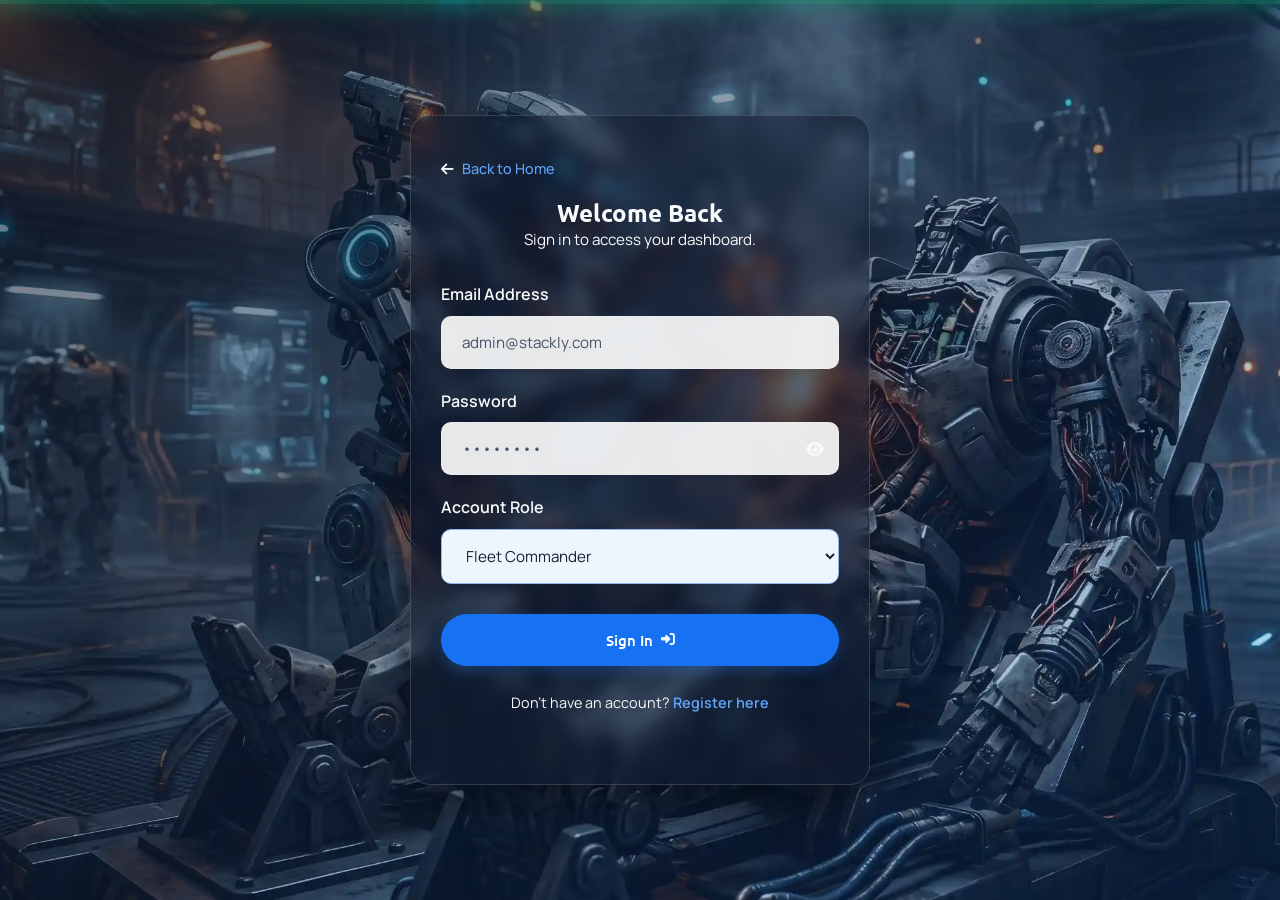
<file: login.html>
<!DOCTYPE html>
<html lang="en">
<head>
    <meta charset="UTF-8">
    <meta name="viewport" content="width=device-width, initial-scale=1.0">
    <title>Login - Stackly Enterprise Robotics</title>
    <meta name="description" content="Login to your Stackly Robotics Cloud Management Portal.">
    
    <!-- Google Fonts -->
    <link rel="preconnect" href="https://fonts.googleapis.com">
    <link rel="preconnect" href="https://fonts.gstatic.com" crossorigin>
    <link href="https://fonts.googleapis.com/css2?family=Manrope:wght@300;400;500;600;700&family=Raleway:wght@300;400;500;600;700&family=Ubuntu:wght@400;500;700&display=swap" rel="stylesheet">
    
    <!-- FontAwesome Icons -->
    <link rel="stylesheet" href="https://cdnjs.cloudflare.com/ajax/libs/font-awesome/6.4.0/css/all.min.css">
    
    <!-- Custom CSS -->
    <link rel="stylesheet" href="css/index.css">
</head>
    <main>
        <section class="login-section" style="min-height: 100vh; position: relative; overflow: hidden; display: flex; align-items: center; justify-content: center; background-color: var(--bg-secondary);">
            
            <!-- Animated Background -->
            <div class="animated-bg-container">
                <div class="animated-bg-image" style="background-image: url('assets/robot.webp');"></div>
                <div class="scanner-line"></div>
                <div class="bg-overlay"></div>
            </div>

            <div class="container" style="max-width: 500px; position: relative; z-index: 10;">
                <div class="contact-card auth-glass-card">
                    <div class="text-center" style="margin-bottom: 30px;">
                        <div style="text-align: left; margin-bottom: 15px;">
                            <a href="index.html" style="color: var(--text-light); text-decoration: none; font-size: 0.9rem; font-weight: 500;"><i class="fa-solid fa-arrow-left" style="margin-right: 5px;"></i> Back to Home</a>
                        </div>
                        <h2>Welcome Back</h2>
                        <p>Sign in to access your dashboard.</p>
                    </div>

                    <form id="loginForm" class="contact-form">
                        <div id="errorMsg" style="display: none; color: #ef4444; background: #fee2e2; padding: 10px; border-radius: 8px; margin-bottom: 20px; font-size: 0.9rem;"></div>
                        
                        <div class="form-group">
                            <label style="display: block; margin-bottom: 8px; font-weight: 600;">Email Address</label>
                            <input type="email" id="email" placeholder="admin@stackly.com" required>
                        </div>
                        
                        <div class="form-group">
                            <label style="display: block; margin-bottom: 8px; font-weight: 600;">Password</label>
                            <div style="position: relative;">
                                <input type="password" id="password" placeholder="••••••••" required style="padding-right: 45px;">
                                <i class="fa-solid fa-eye" onclick="togglePassword('password', this)" style="position: absolute; right: 15px; top: 50%; transform: translateY(-50%); cursor: pointer; color: var(--text-light);"></i>
                            </div>
                        </div>
                        
                        <div class="form-group">
                            <label style="display: block; margin-bottom: 8px; font-weight: 600;">Account Role</label>
                            <select id="role" style="width: 100%; padding: 15px 20px; border-radius: 10px; border: 1px solid var(--border-color); background-color: var(--bg-primary); font-family: var(--font-body); font-size: 0.95rem; color: var(--text-heading); outline: none;">
                                <option value="Fleet Commander">Fleet Commander</option>
                                <option value="Teleops Engineer">Teleops Engineer</option>
                                <option value="Admin">Admin</option>
                            </select>
                        </div>
                        
                        <button type="submit" class="btn btn-primary" style="width: 100%; justify-content: center; margin-top: 10px;">Sign In <i class="fa-solid fa-right-to-bracket"></i></button>
                    </form>
                    
                    <div class="text-center" style="margin-top: 25px;">
                        <p style="font-size: 0.9rem;">Don't have an account? <a href="register.html" style="color: var(--color-primary); font-weight: 600;">Register here</a></p>
                    </div>
                </div>
            </div>
        </section>
    </main>

    <!-- Scripts -->
    <script src="js/index.js"></script>
    <script src="js/auth.js"></script>
</body>
</html>
</file>
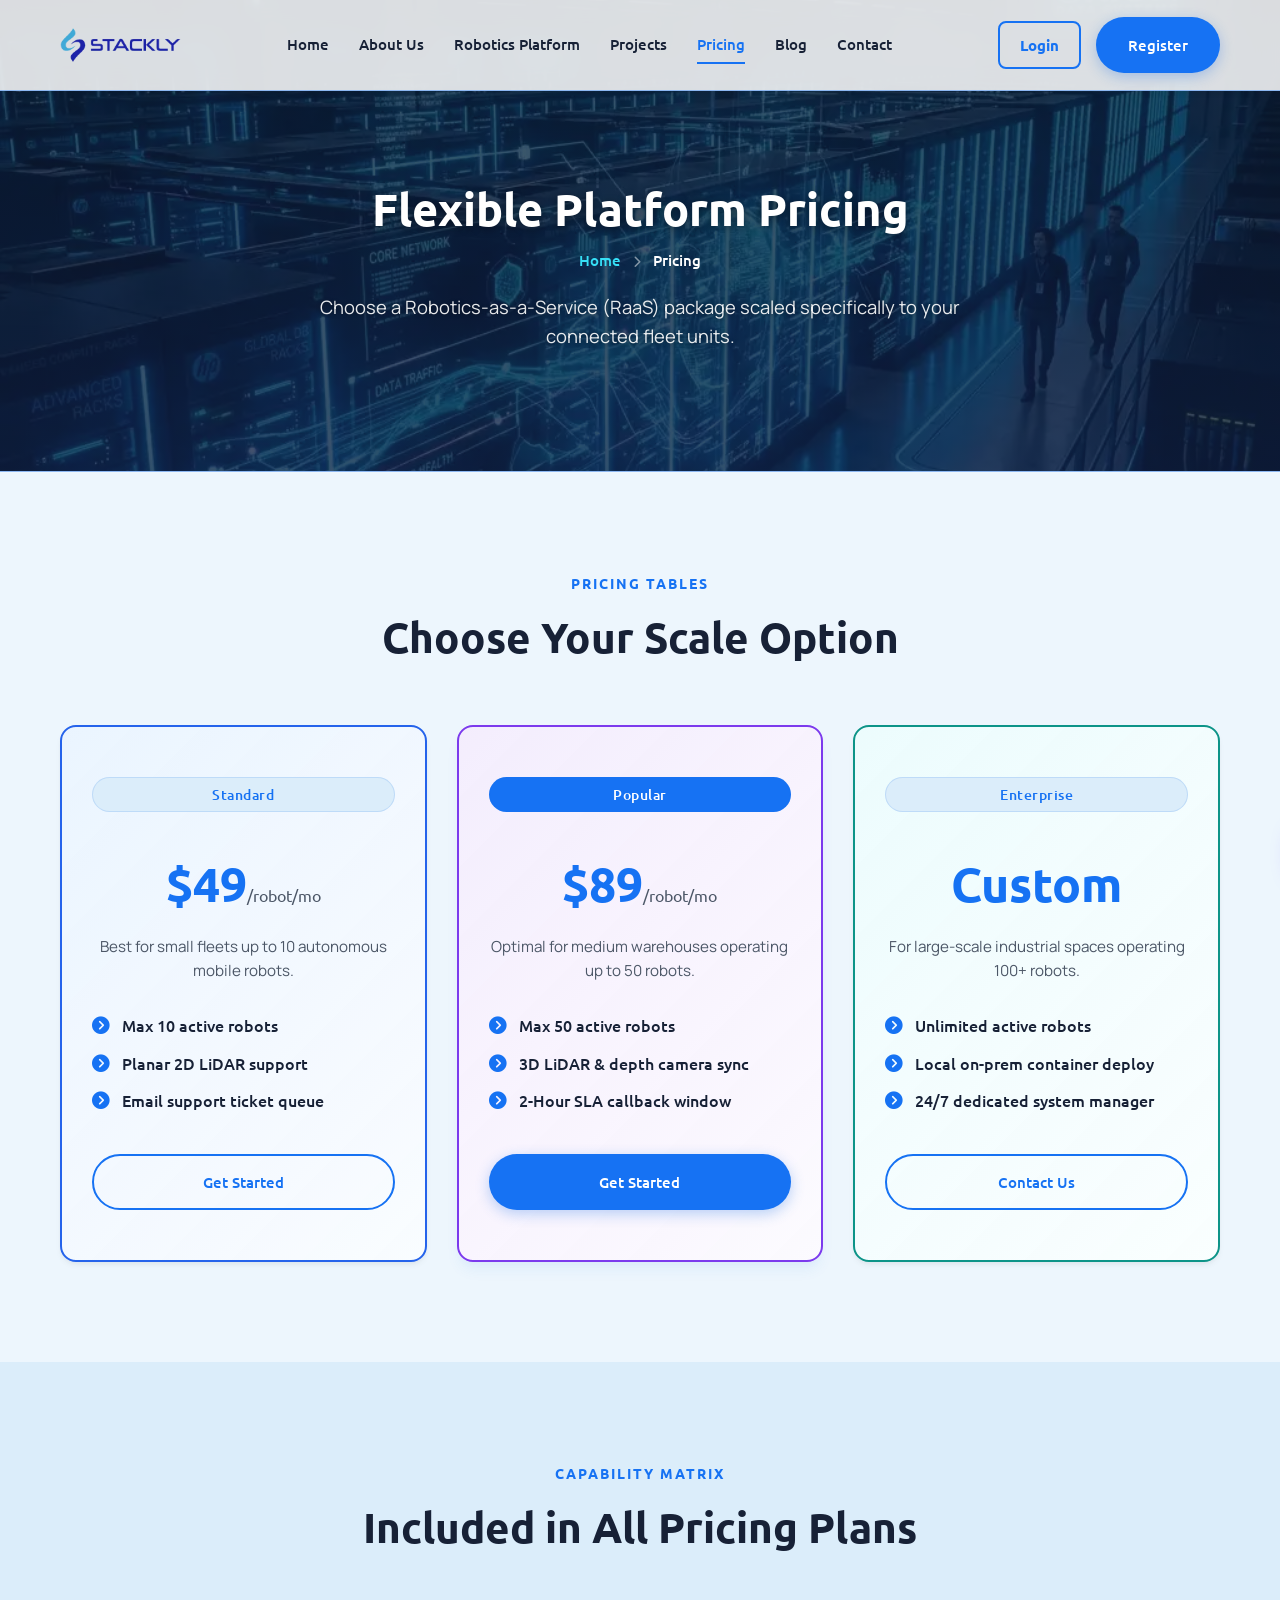
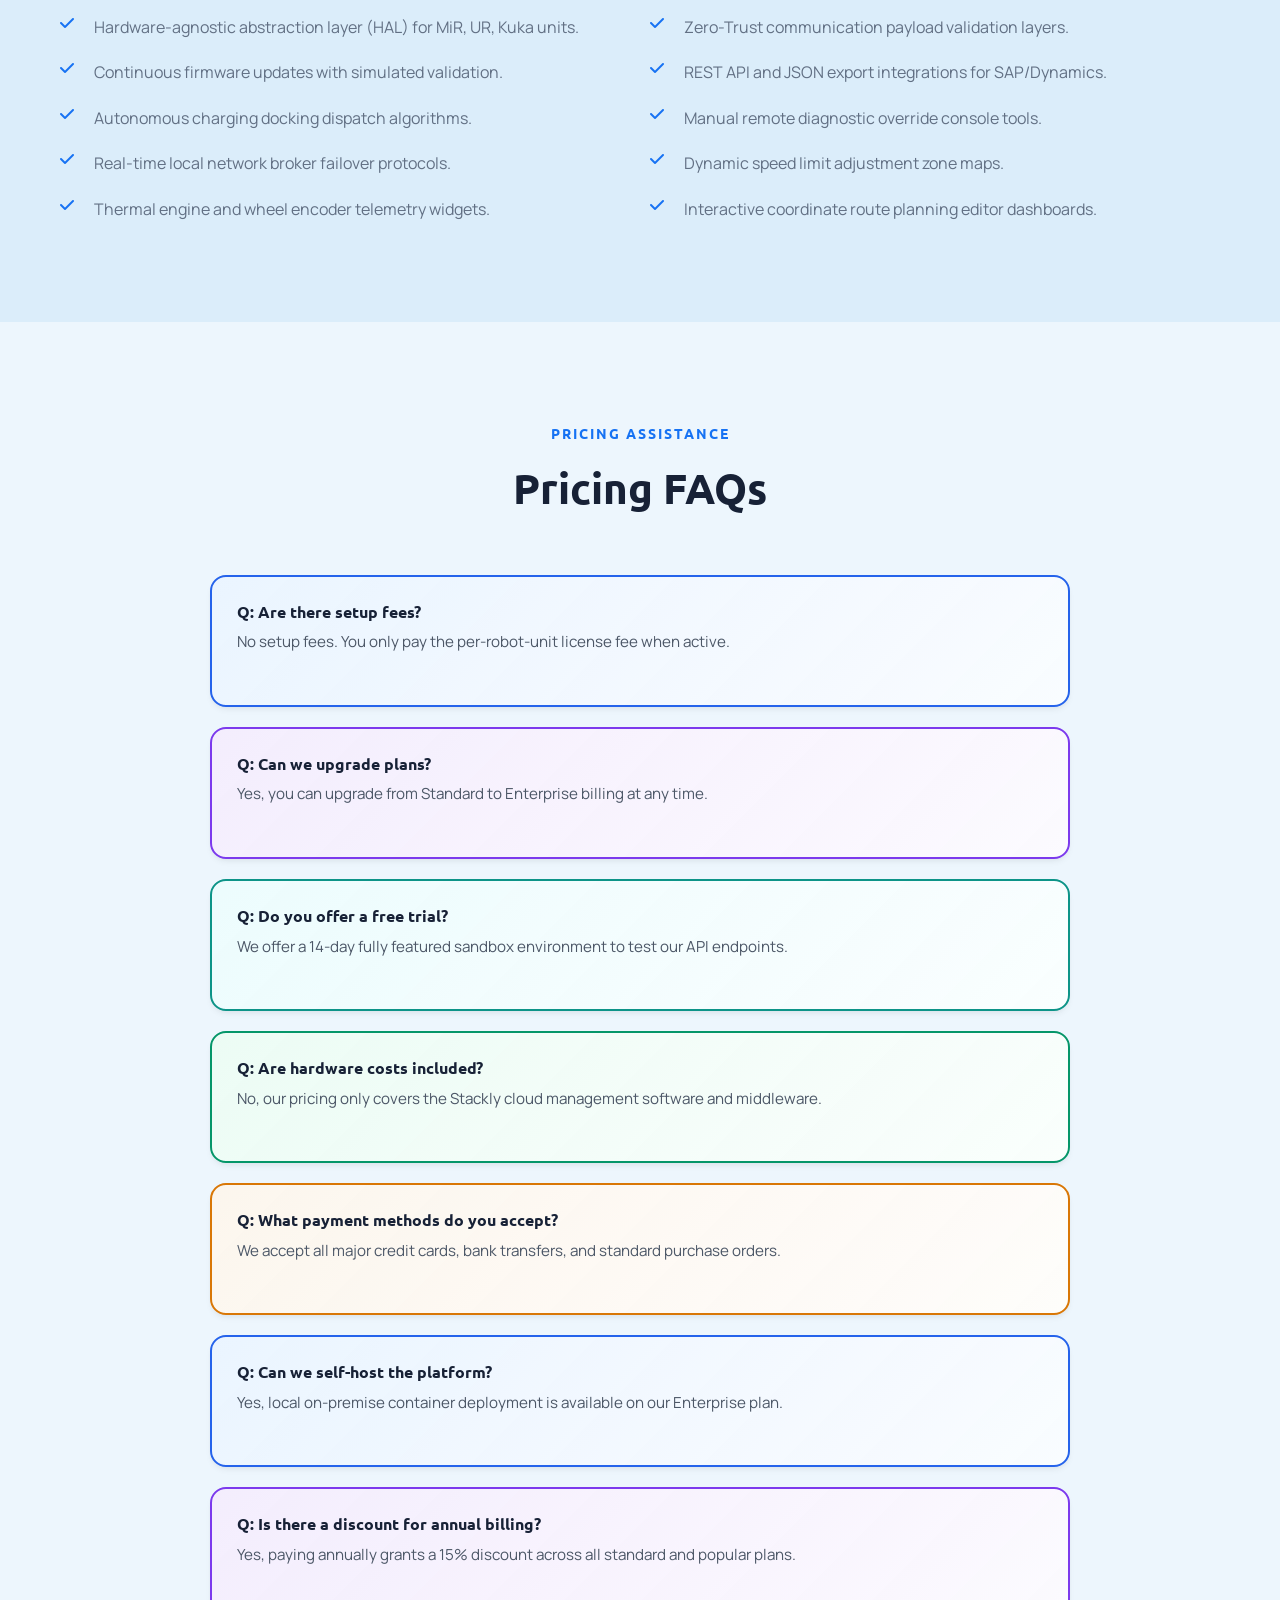
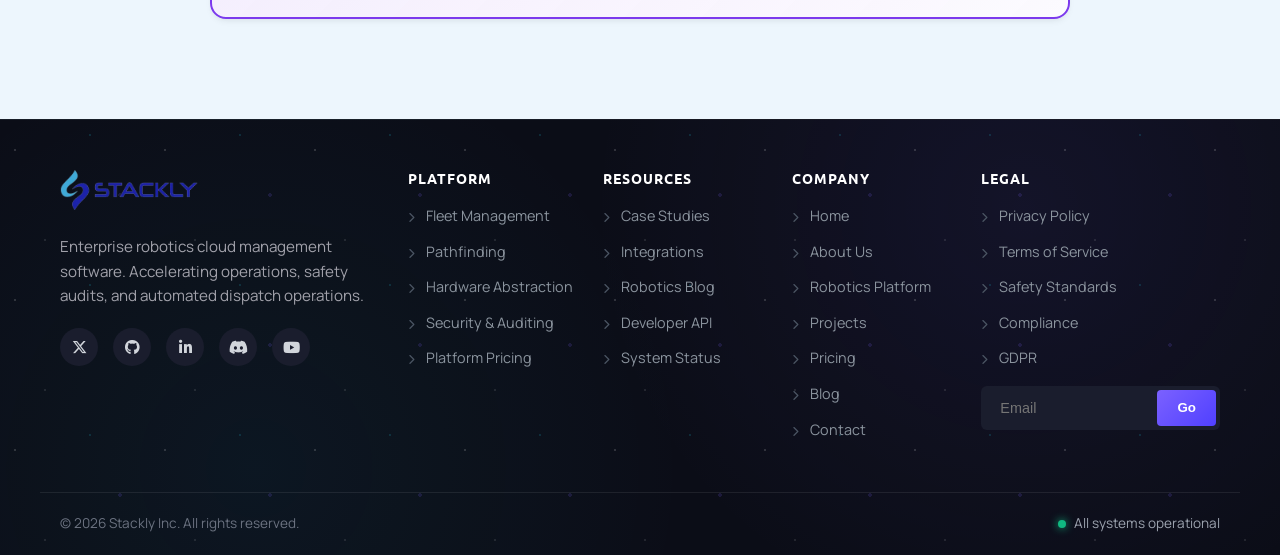
<file: pricing.html>
<!DOCTYPE html>
<html lang="en">

<head>
    <meta charset="UTF-8">
    <meta name="viewport" content="width=device-width, initial-scale=1.0">
    <title>Pricing Plans - Stackly</title>
    <!-- Google Fonts -->
    <link rel="preconnect" href="https://fonts.googleapis.com">
    <link rel="preconnect" href="https://fonts.gstatic.com" crossorigin>
    <link
        href="https://fonts.googleapis.com/css2?family=Manrope:wght@300;400;500;600;700&family=Raleway:wght@300;400;500;600;700&family=Ubuntu:wght@400;500;700&display=swap"
        rel="stylesheet">
    <!-- FontAwesome for Icons -->
    <link rel="stylesheet" href="https://cdnjs.cloudflare.com/ajax/libs/font-awesome/6.5.2/css/all.min.css">
    <!-- Custom Style Sheet -->
    <link rel="stylesheet" href="css/index.css">
</head>

<body>

    <!-- Back to top button -->
    <a href="#" id="backToTop" class="back-to-top"><i class="fa-solid fa-angle-up"></i></a>

    <!-- Navbar Section -->
    <header class="navbar-area">
        <div class="container nav-container">
            <div class="logo">
                <a href="index.html">
                    <img src="assets/logo.webp" alt="Stackly Logo" class="logo-img">
                </a>
            </div>

            <button class="menu-toggle" id="menuToggle" aria-label="Toggle Navigation">
                <span class="bar"></span>
                <span class="bar"></span>
                <span class="bar"></span>
            </button>

            <nav class="nav-menu" id="navMenu">
                <ul>
                    <li><a href="index.html">Home</a></li>
                    <li><a href="about.html">About Us</a></li>
                    <li><a href="services.html">Robotics Platform</a></li>
                    <li><a href="projects.html">Projects</a></li>
                    <li><a href="pricing.html" class="active">Pricing</a></li>
                    <li><a href="blog.html">Blog</a></li>
                    <li><a href="contact.html">Contact</a></li>
                </ul>

                <div class="mobile-sidebar-extra">
                    <a href="login.html" class="btn w-100 btn-login" style="margin-bottom: 10px;">
                        Login <i class="fa-regular fa-circle-user"></i>
                    </a>
                    <a href="register.html" class="btn btn-primary w-100" style="margin-bottom: 25px;">
                        Register
                    </a>
                    
                    <div class="sidebar-contact">
                        <h5>CONTACT INFO</h5>
                        
                        <div class="contact-item">
                            <span class="label">PHONE</span>
                            <span class="value">+1-800-STACKLY-911</span>
                        </div>
                        
                        <div class="contact-item">
                            <span class="label">EMAIL</span>
                            <span class="value">info@stackly.com</span>
                        </div>
                        
                        <div class="contact-item">
                            <span class="label">LOCATION</span>
                            <span class="value">Stackly, Salem</span>
                        </div>
                    </div>
                </div>
            </nav>

            <div class="nav-right nav-auth-buttons" style="display: flex; gap: 15px; align-items: center;">
                <a href="login.html" class="btn btn-outline" id="navLoginBtn" style="padding: 10px 20px; border: 2px solid var(--color-primary); color: var(--color-primary); border-radius: 8px; font-weight: 600; transition: all 0.3s ease;">Login</a>
                <a href="register.html" class="btn btn-primary" id="navRegisterBtn">Register</a>
                <a href="dashboard.html" class="btn btn-primary" id="navDashboardBtn" style="display: none;">Dashboard</a>
                <button class="btn btn-outline" id="navLogoutBtn" style="display: none; padding: 10px 20px; border: 2px solid #ef4444; color: #ef4444; border-radius: 8px; font-weight: 600; background: transparent; cursor: pointer;" onclick="logout()">Logout</button>
            </div>
        </div>
    </header>

    <!-- Subpage Breadcrumb Header with Image Hero Section Layout -->
    <section class="breadcrumb-header"
        style="background-image: linear-gradient(rgba(10, 25, 47, 0.72), rgba(15, 32, 67, 0.78)), url('assets/server_rack.webp');">
        <div class="container">
            <h1>Flexible Platform Pricing</h1>
            <div class="breadcrumbs">
                <a href="index.html">Home</a> <i class="fa-solid fa-chevron-right"></i> <span>Pricing</span>
            </div>
            <p
                style="margin-top:20px; font-size:1.15rem; max-width: 700px; margin-left: auto; margin-right: auto; color: var(--text-light);">
                Choose a Robotics-as-a-Service (RaaS) package scaled specifically to your connected fleet units.</p>
        </div>
    </section>

    <!-- Main Content Area -->
    <main>

        <!-- Pricing Cards Section -->
        <section class="section-padding">
            <div class="container">
                <div class="section-header text-center">
                    <span class="sub-title">PRICING TABLES</span>
                    <h2>Choose Your Scale Option</h2>
                </div>

                <div class="projects-grid" style="grid-template-columns: repeat(3, 1fr);">

                    <!-- Plan 1 -->
                    <div class="service-card text-center" style="padding: 50px 30px;">
                        <span class="badge">Standard</span>
                        <h2 style="font-size:3rem; margin:20px 0; color:var(--color-primary);">$49<span
                                style="font-size:1rem; font-weight:normal; color:var(--text-light);">/robot/mo</span>
                        </h2>
                        <p style="margin-bottom:30px; font-size:0.95rem;">Best for small fleets up to 10 autonomous
                            mobile robots.</p>
                        <ul class="why-list" style="text-align:left; margin-bottom:40px; gap:12px;">
                            <li><i class="fa-solid fa-circle-chevron-right"></i> Max 10 active robots</li>
                            <li><i class="fa-solid fa-circle-chevron-right"></i> Planar 2D LiDAR support</li>
                            <li><i class="fa-solid fa-circle-chevron-right"></i> Email support ticket queue</li>
                        </ul>
                        <a href="404.html" class="btn btn-secondary w-100">Get Started</a>
                    </div>

                    <!-- Plan 2 -->
                    <div class="service-card text-center"
                        style="padding: 50px 30px; border-color:var(--color-primary); box-shadow:var(--shadow-md);">
                        <span class="badge" style="background-color:var(--color-primary); color:white;">Popular</span>
                        <h2 style="font-size:3rem; margin:20px 0; color:var(--color-primary);">$89<span
                                style="font-size:1rem; font-weight:normal; color:var(--text-light);">/robot/mo</span>
                        </h2>
                        <p style="margin-bottom:30px; font-size:0.95rem;">Optimal for medium warehouses operating up to
                            50 robots.</p>
                        <ul class="why-list" style="text-align:left; margin-bottom:40px; gap:12px;">
                            <li><i class="fa-solid fa-circle-chevron-right"></i> Max 50 active robots</li>
                            <li><i class="fa-solid fa-circle-chevron-right"></i> 3D LiDAR & depth camera sync</li>
                            <li><i class="fa-solid fa-circle-chevron-right"></i> 2-Hour SLA callback window</li>
                        </ul>
                        <a href="404.html" class="btn btn-primary w-100">Get Started</a>
                    </div>

                    <!-- Plan 3 -->
                    <div class="service-card text-center" style="padding: 50px 30px;">
                        <span class="badge">Enterprise</span>
                        <h2 style="font-size:3rem; margin:20px 0; color:var(--color-primary);">Custom</h2>
                        <p style="margin-bottom:30px; font-size:0.95rem;">For large-scale industrial spaces operating
                            100+ robots.</p>
                        <ul class="why-list" style="text-align:left; margin-bottom:40px; gap:12px;">
                            <li><i class="fa-solid fa-circle-chevron-right"></i> Unlimited active robots</li>
                            <li><i class="fa-solid fa-circle-chevron-right"></i> Local on-prem container deploy</li>
                            <li><i class="fa-solid fa-circle-chevron-right"></i> 24/7 dedicated system manager</li>
                        </ul>
                        <a href="404.html" class="btn btn-secondary w-100">Contact Us</a>
                    </div>

                </div>
            </div>
        </section>

        <!-- Pricing Features SLA Details (10 Points Matrix) -->
        <section class="section-padding" style="background-color: var(--bg-accent);">
            <div class="container">
                <div class="section-header text-center">
                    <span class="sub-title">CAPABILITY MATRIX</span>
                    <h2>Included in All Pricing Plans</h2>
                </div>
                <div class="projects-grid" style="grid-template-columns: repeat(2, 1fr); gap: 20px;">
                    <div class="point-box">
                        <i class="fa-solid fa-check" style="color:var(--color-primary);"></i>
                        <span>Hardware-agnostic abstraction layer (HAL) for MiR, UR, Kuka units.</span>
                    </div>
                    <div class="point-box">
                        <i class="fa-solid fa-check" style="color:var(--color-primary);"></i>
                        <span>Zero-Trust communication payload validation layers.</span>
                    </div>
                    <div class="point-box">
                        <i class="fa-solid fa-check" style="color:var(--color-primary);"></i>
                        <span>Continuous firmware updates with simulated validation.</span>
                    </div>
                    <div class="point-box">
                        <i class="fa-solid fa-check" style="color:var(--color-primary);"></i>
                        <span>REST API and JSON export integrations for SAP/Dynamics.</span>
                    </div>
                    <div class="point-box">
                        <i class="fa-solid fa-check" style="color:var(--color-primary);"></i>
                        <span>Autonomous charging docking dispatch algorithms.</span>
                    </div>
                    <div class="point-box">
                        <i class="fa-solid fa-check" style="color:var(--color-primary);"></i>
                        <span>Manual remote diagnostic override console tools.</span>
                    </div>
                    <div class="point-box">
                        <i class="fa-solid fa-check" style="color:var(--color-primary);"></i>
                        <span>Real-time local network broker failover protocols.</span>
                    </div>
                    <div class="point-box">
                        <i class="fa-solid fa-check" style="color:var(--color-primary);"></i>
                        <span>Dynamic speed limit adjustment zone maps.</span>
                    </div>
                    <div class="point-box">
                        <i class="fa-solid fa-check" style="color:var(--color-primary);"></i>
                        <span>Thermal engine and wheel encoder telemetry widgets.</span>
                    </div>
                    <div class="point-box">
                        <i class="fa-solid fa-check" style="color:var(--color-primary);"></i>
                        <span>Interactive coordinate route planning editor dashboards.</span>
                    </div>
                </div>
            </div>
        </section>

        <!-- Section 3: Pricing FAQs -->
        <section class="section-padding">
            <div class="container" style="max-width: 900px;">
                <div class="section-header text-center">
                    <span class="sub-title">PRICING ASSISTANCE</span>
                    <h2>Pricing FAQs</h2>
                </div>
                <div class="projects-grid" style="grid-template-columns: 1fr; gap: 20px;">
                    <div class="service-card" style="text-align: left; padding: 25px;">
                        <h4>Q: Are there setup fees?</h4>
                        <p style="font-size:0.95rem; margin-top:8px;">No setup fees. You only pay the per-robot-unit
                            license fee when active.</p>
                    </div>
                    <div class="service-card" style="text-align: left; padding: 25px;">
                        <h4>Q: Can we upgrade plans?</h4>
                        <p style="font-size:0.95rem; margin-top:8px;">Yes, you can upgrade from Standard to Enterprise
                            billing at any time.</p>
                    </div>
                    <div class="service-card" style="text-align: left; padding: 25px;">
                        <h4>Q: Do you offer a free trial?</h4>
                        <p style="font-size:0.95rem; margin-top:8px;">We offer a 14-day fully featured sandbox environment to test our API endpoints.</p>
                    </div>
                    <div class="service-card" style="text-align: left; padding: 25px;">
                        <h4>Q: Are hardware costs included?</h4>
                        <p style="font-size:0.95rem; margin-top:8px;">No, our pricing only covers the Stackly cloud management software and middleware.</p>
                    </div>
                    <div class="service-card" style="text-align: left; padding: 25px;">
                        <h4>Q: What payment methods do you accept?</h4>
                        <p style="font-size:0.95rem; margin-top:8px;">We accept all major credit cards, bank transfers, and standard purchase orders.</p>
                    </div>
                    <div class="service-card" style="text-align: left; padding: 25px;">
                        <h4>Q: Can we self-host the platform?</h4>
                        <p style="font-size:0.95rem; margin-top:8px;">Yes, local on-premise container deployment is available on our Enterprise plan.</p>
                    </div>
                    <div class="service-card" style="text-align: left; padding: 25px;">
                        <h4>Q: Is there a discount for annual billing?</h4>
                        <p style="font-size:0.95rem; margin-top:8px;">Yes, paying annually grants a 15% discount across all standard and popular plans.</p>
                    </div>
                </div>
            </div>
        </section>

    </main>

    <!-- Footer Section -->
    <footer class="footer-area">
        <div class="container footer-widgets">
            <div class="widget widget-about">
                <div class="footer-logo">
                    <a href="index.html">
                        <img src="assets/logo.webp" alt="Stackly Logo" class="logo-img" style="margin-bottom: 25px; height: 40px;">
                    </a>
                </div>
                <p style="color: #a1a1aa;">Enterprise robotics cloud management software. Accelerating operations, safety audits, and automated dispatch operations.</p>
                <div class="social-links">
                    <a href="404.html"><i class="fa-brands fa-x-twitter"></i></a>
                    <a href="404.html"><i class="fa-brands fa-github"></i></a>
                    <a href="404.html"><i class="fa-brands fa-linkedin-in"></i></a>
                    <a href="404.html"><i class="fa-brands fa-discord"></i></a>
                    <a href="404.html"><i class="fa-brands fa-youtube"></i></a>
                </div>
            </div>

            <div class="widget">
                <h4>PLATFORM</h4>
                <ul class="footer-links">
                    <li><a href="services.html"><i class="fa-solid fa-chevron-right"></i> Fleet Management</a></li>
                    <li><a href="services.html"><i class="fa-solid fa-chevron-right"></i> Pathfinding</a></li>
                    <li><a href="services.html"><i class="fa-solid fa-chevron-right"></i> Hardware Abstraction</a></li>
                    <li><a href="services.html"><i class="fa-solid fa-chevron-right"></i> Security & Auditing</a></li>
                    <li><a href="pricing.html"><i class="fa-solid fa-chevron-right"></i> Platform Pricing</a></li>
                </ul>
            </div>

            <div class="widget">
                <h4>RESOURCES</h4>
                <ul class="footer-links">
                    <li><a href="projects.html"><i class="fa-solid fa-chevron-right"></i> Case Studies</a></li>
                    <li><a href="contact.html"><i class="fa-solid fa-chevron-right"></i> Integrations</a></li>
                    <li><a href="blog.html"><i class="fa-solid fa-chevron-right"></i> Robotics Blog</a></li>
                    <li><a href="#"><i class="fa-solid fa-chevron-right"></i> Developer API</a></li>
                    <li><a href="#"><i class="fa-solid fa-chevron-right"></i> System Status</a></li>
                </ul>
            </div>

            <div class="widget">
                <h4>COMPANY</h4>
                <ul class="footer-links">
                    <li><a href="index.html"><i class="fa-solid fa-chevron-right"></i> Home</a></li>
                    <li><a href="about.html"><i class="fa-solid fa-chevron-right"></i> About Us</a></li>
                    <li><a href="services.html"><i class="fa-solid fa-chevron-right"></i> Robotics Platform</a></li>
                    <li><a href="projects.html"><i class="fa-solid fa-chevron-right"></i> Projects</a></li>
                    <li><a href="pricing.html"><i class="fa-solid fa-chevron-right"></i> Pricing</a></li>
                    <li><a href="blog.html"><i class="fa-solid fa-chevron-right"></i> Blog</a></li>
                    <li><a href="contact.html"><i class="fa-solid fa-chevron-right"></i> Contact</a></li>
                </ul>
            </div>

            <div class="widget">
                <h4>LEGAL</h4>
                <ul class="footer-links">
                    <li><a href="#"><i class="fa-solid fa-chevron-right"></i> Privacy Policy</a></li>
                    <li><a href="#"><i class="fa-solid fa-chevron-right"></i> Terms of Service</a></li>
                    <li><a href="#"><i class="fa-solid fa-chevron-right"></i> Safety Standards</a></li>
                    <li><a href="#"><i class="fa-solid fa-chevron-right"></i> Compliance</a></li>
                    <li><a href="#"><i class="fa-solid fa-chevron-right"></i> GDPR</a></li>
                </ul>
                <div class="newsletter-form">
                    <input type="email" placeholder="Email" aria-label="Email">
                    <button type="button" onclick="window.location.href='404.html'">Go</button>
                </div>
            </div>
        </div>

        <div class="footer-bottom">
            <div class="container footer-bottom-inner">
                <p class="copyright">&copy; 2026 Stackly Inc. All rights reserved.</p>
                <div class="system-status">
                    <span class="status-dot"></span> All systems operational
                </div>
            </div>
        </div>
    </footer>

    <!-- Custom Script File -->
    <script src="js/index.js"></script>
    <script src="js/auth.js"></script>
</body>

</html>
</file>
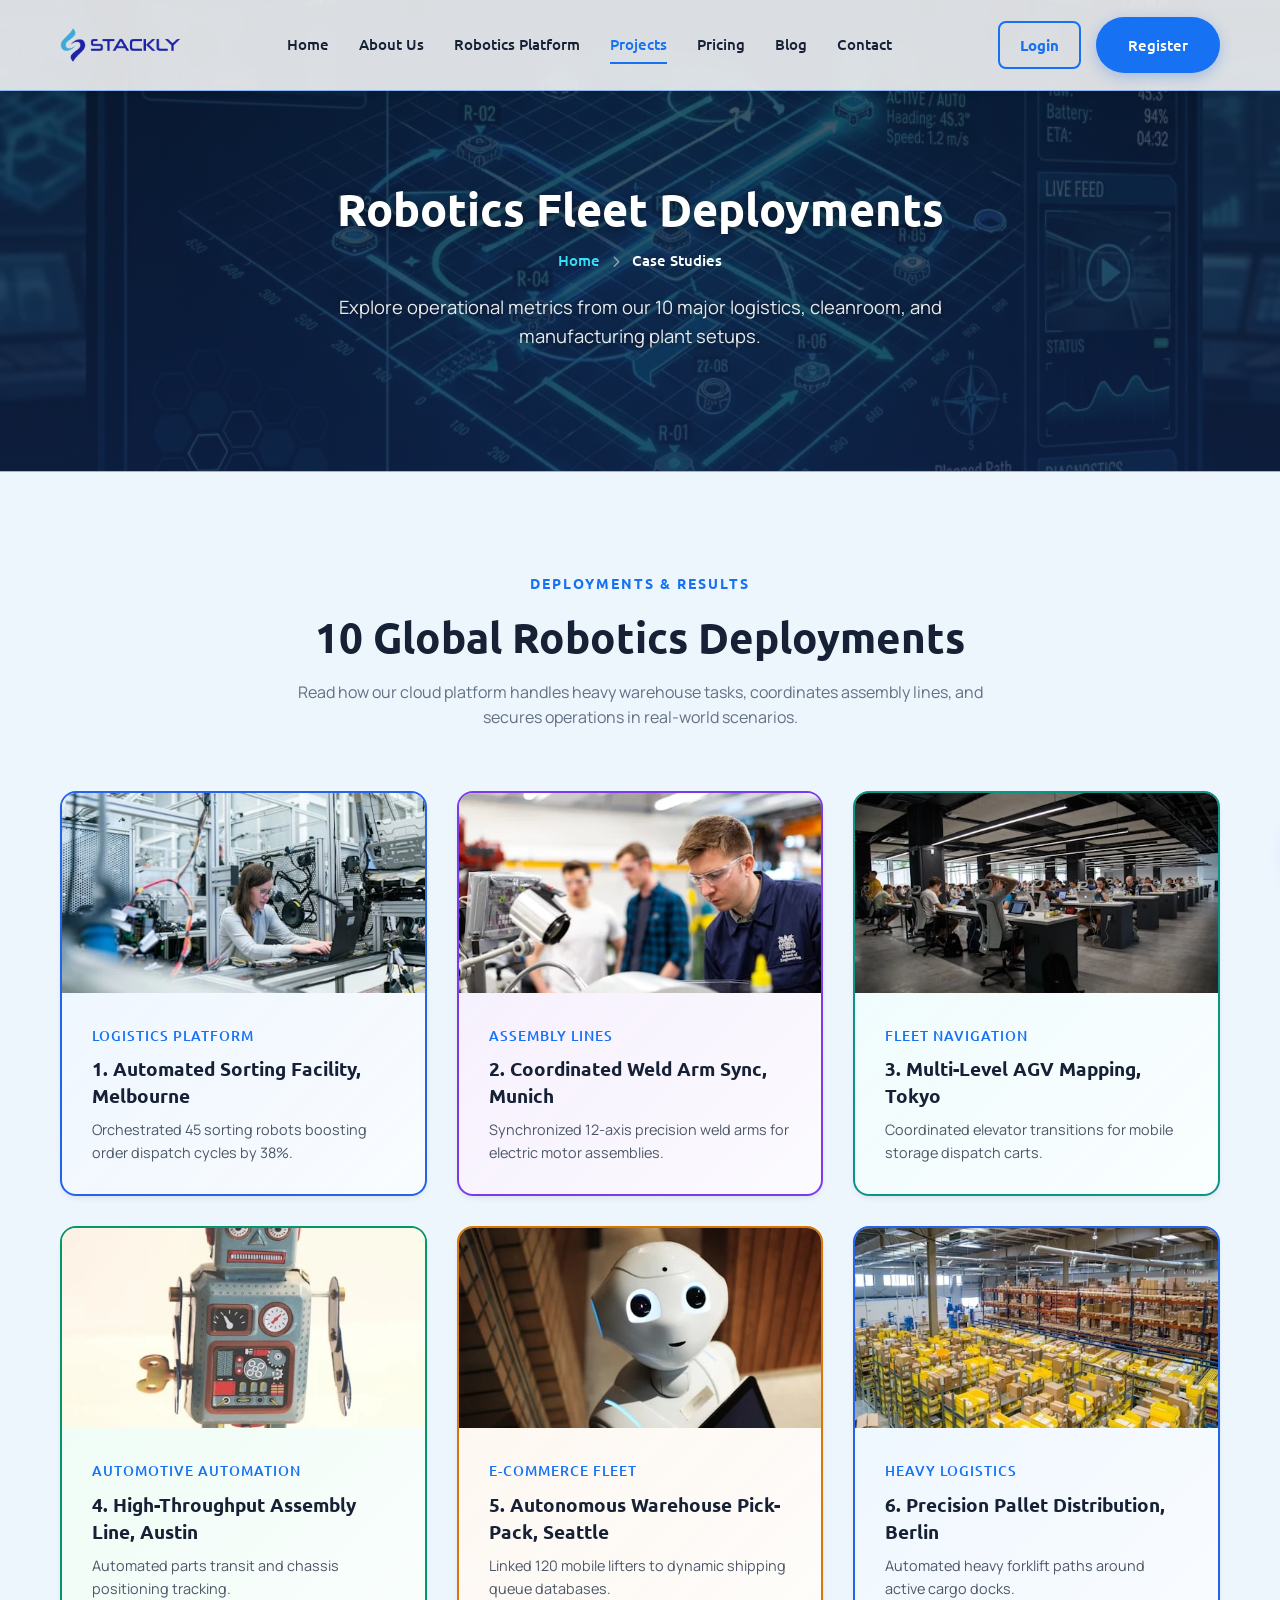
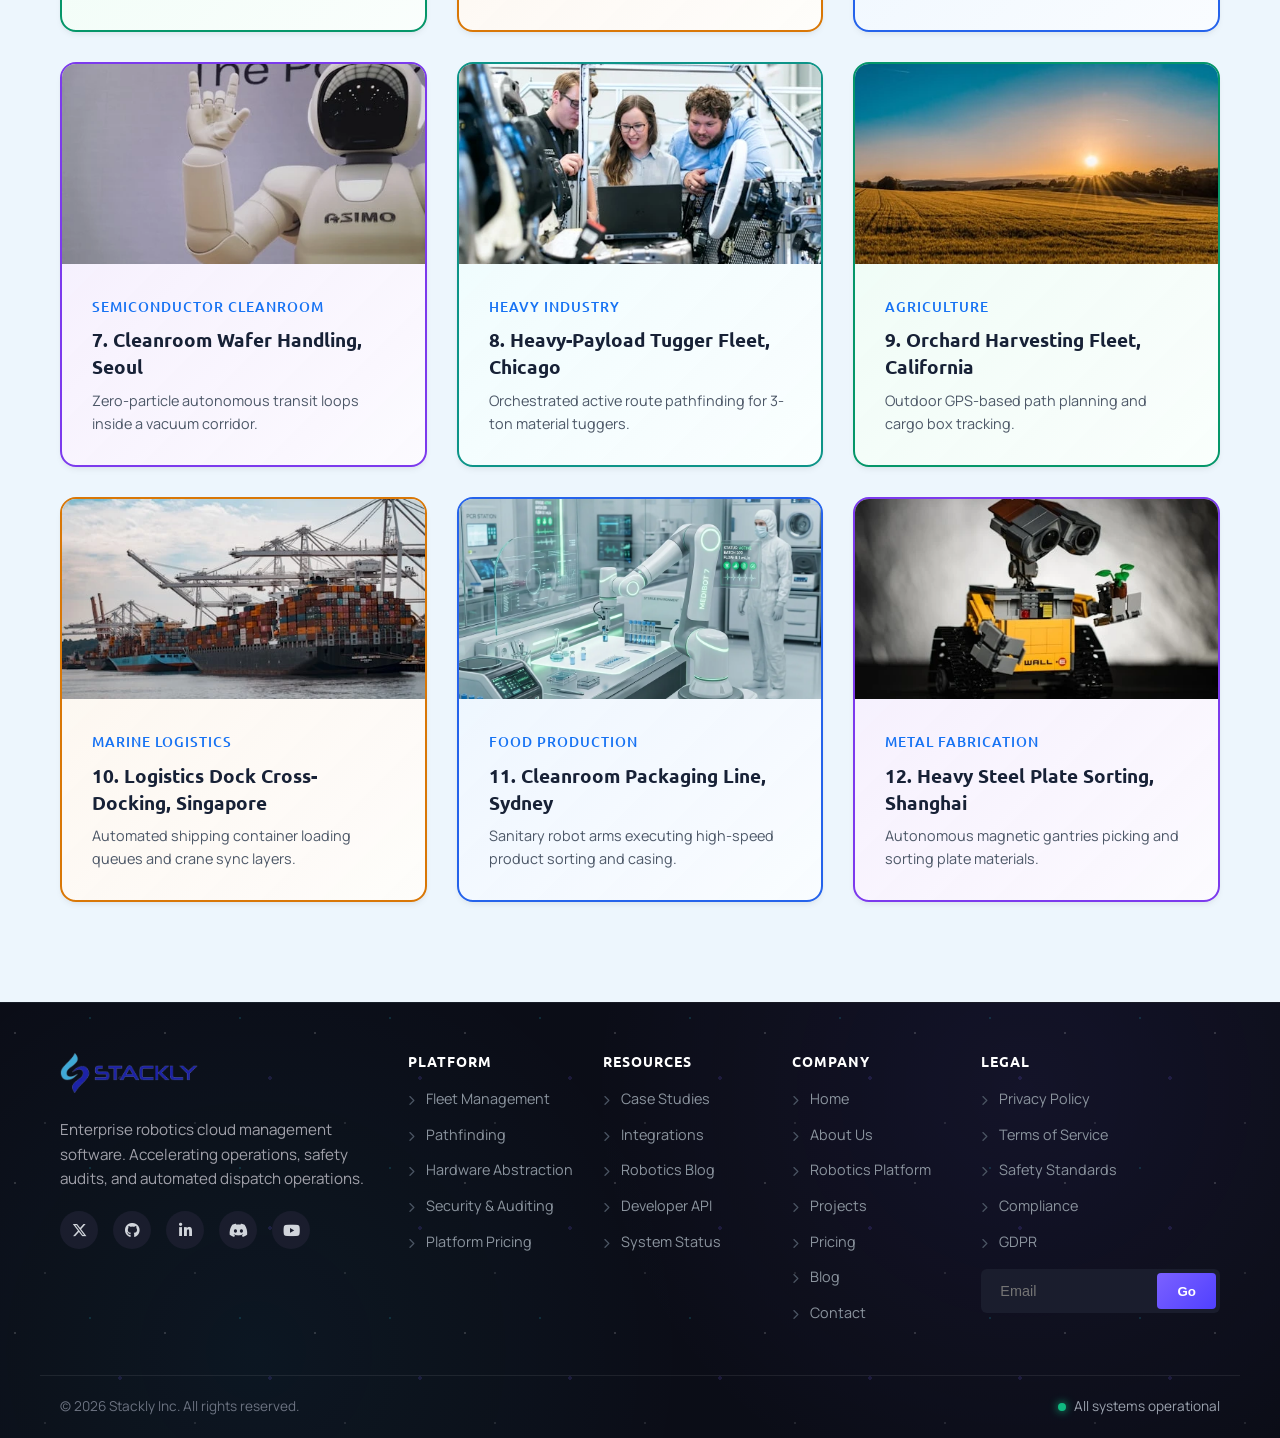
<file: projects.html>
﻿<!DOCTYPE html>
<html lang="en">

<head>
    <meta charset="UTF-8">
    <meta name="viewport" content="width=device-width, initial-scale=1.0">
    <title>Case Studies & Projects - Stackly</title>
    <!-- Google Fonts -->
    <link rel="preconnect" href="https://fonts.googleapis.com">
    <link rel="preconnect" href="https://fonts.gstatic.com" crossorigin>
    <link
        href="https://fonts.googleapis.com/css2?family=Manrope:wght@300;400;500;600;700&family=Raleway:wght@300;400;500;600;700&family=Ubuntu:wght@400;500;700&display=swap"
        rel="stylesheet">
    <!-- FontAwesome for Icons -->
    <link rel="stylesheet" href="https://cdnjs.cloudflare.com/ajax/libs/font-awesome/6.5.2/css/all.min.css">
    <!-- Custom Style Sheet -->
    <link rel="stylesheet" href="css/index.css">
</head>

<body>

    <!-- Back to top button -->
    <a href="#" id="backToTop" class="back-to-top"><i class="fa-solid fa-angle-up"></i></a>

    <!-- Navbar Section -->
    <header class="navbar-area">
        <div class="container nav-container">
            <div class="logo">
                <a href="index.html">
                    <img src="assets/logo.webp" alt="Stackly Logo" class="logo-img">
                </a>
            </div>

            <button class="menu-toggle" id="menuToggle" aria-label="Toggle Navigation">
                <span class="bar"></span>
                <span class="bar"></span>
                <span class="bar"></span>
            </button>

            <nav class="nav-menu" id="navMenu">
                <ul>
                    <li><a href="index.html">Home</a></li>
                    <li><a href="about.html">About Us</a></li>
                    <li><a href="services.html">Robotics Platform</a></li>
                    <li><a href="projects.html" class="active">Projects</a></li>
                    <li><a href="pricing.html">Pricing</a></li>
                    <li><a href="blog.html">Blog</a></li>
                    <li><a href="contact.html">Contact</a></li>
                </ul>

                <div class="mobile-sidebar-extra">
                    <a href="login.html" class="btn w-100 btn-login" style="margin-bottom: 10px;">
                        Login <i class="fa-regular fa-circle-user"></i>
                    </a>
                    <a href="register.html" class="btn btn-primary w-100" style="margin-bottom: 25px;">
                        Register
                    </a>
                    
                    <div class="sidebar-contact">
                        <h5>CONTACT INFO</h5>
                        
                        <div class="contact-item">
                            <span class="label">PHONE</span>
                            <span class="value">+1-800-STACKLY-911</span>
                        </div>
                        
                        <div class="contact-item">
                            <span class="label">EMAIL</span>
                            <span class="value">info@stackly.com</span>
                        </div>
                        
                        <div class="contact-item">
                            <span class="label">LOCATION</span>
                            <span class="value">Stackly, Salem</span>
                        </div>
                    </div>
                </div>
            </nav>

            <div class="nav-right nav-auth-buttons" style="display: flex; gap: 15px; align-items: center;">
                <a href="login.html" class="btn btn-outline" id="navLoginBtn" style="padding: 10px 20px; border: 2px solid var(--color-primary); color: var(--color-primary); border-radius: 8px; font-weight: 600; transition: all 0.3s ease;">Login</a>
                <a href="register.html" class="btn btn-primary" id="navRegisterBtn">Register</a>
                <a href="dashboard.html" class="btn btn-primary" id="navDashboardBtn" style="display: none;">Dashboard</a>
                <button class="btn btn-outline" id="navLogoutBtn" style="display: none; padding: 10px 20px; border: 2px solid #ef4444; color: #ef4444; border-radius: 8px; font-weight: 600; background: transparent; cursor: pointer;" onclick="logout()">Logout</button>
            </div>
        </div>
    </header>

    <!-- Subpage Breadcrumb Header with Image Hero Section Layout -->
    <section class="breadcrumb-header"
        style="background-image: linear-gradient(rgba(10, 25, 47, 0.72), rgba(15, 32, 67, 0.78)), url('assets/projects_dashboard.webp');">
        <div class="container">
            <h1>Robotics Fleet Deployments</h1>
            <div class="breadcrumbs">
                <a href="index.html">Home</a> <i class="fa-solid fa-chevron-right"></i> <span>Case Studies</span>
            </div>
            <p
                style="margin-top:20px; font-size:1.15rem; max-width: 700px; margin-left: auto; margin-right: auto; color: var(--text-light);">
                Explore operational metrics from our 10 major logistics, cleanroom, and manufacturing plant setups.</p>
        </div>
    </section>

    <!-- Main Content Area -->
    <main>

        <!-- Projects Section -->
        <section class="projects-section section-padding">
            <div class="container">
                <div class="section-header text-center">
                    <span class="sub-title">DEPLOYMENTS & RESULTS</span>
                    <h2>10 Global Robotics Deployments</h2>
                    <p style="max-width:700px; margin: 15px auto 0 auto;">Read how our cloud platform handles heavy
                        warehouse tasks, coordinates assembly lines, and secures operations in real-world scenarios.</p>
                </div>

                <div class="projects-grid">

                    <!-- Project 1 -->
                    <div class="project-card reveal-up">
                        <div class="project-image" style="height: 200px; overflow: hidden;">
                            <img src="assets/unsplash-1581091226825-a6a2a5aee158-500.webp"
                                alt="Melbourne Automated Sorting Facility"
                                style="width: 100%; height: 100%; object-fit: cover;">
                        </div>
                        <div class="project-info">
                            <span class="category">Logistics Platform</span>
                            <h3>1. Automated Sorting Facility, Melbourne</h3>
                            <p style="font-size: 0.9rem; color: var(--text-light); margin-top: 8px;">Orchestrated 45
                                sorting robots boosting order dispatch cycles by 38%.</p>
                        </div>
                    </div>

                    <!-- Project 2 -->
                    <div class="project-card reveal-up" style="animation-delay: 0.1s;">
                        <div class="project-image" style="height: 200px; overflow: hidden;">
                            <img src="assets/unsplash-1581092160607-ee22621dd758-500.webp"
                                alt="Munich Coordinated Weld Arm Sync"
                                style="width: 100%; height: 100%; object-fit: cover;">
                        </div>
                        <div class="project-info">
                            <span class="category">Assembly Lines</span>
                            <h3>2. Coordinated Weld Arm Sync, Munich</h3>
                            <p style="font-size: 0.9rem; color: var(--text-light); margin-top: 8px;">Synchronized
                                12-axis precision weld arms for electric motor assemblies.</p>
                        </div>
                    </div>

                    <!-- Project 3 -->
                    <div class="project-card reveal-up" style="animation-delay: 0.2s;">
                        <div class="project-image" style="height: 200px; overflow: hidden;">
                            <img src="assets/unsplash-1504384308090-c894fdcc538d-500.webp"
                                alt="Tokyo Multi-Level AGV Mapping"
                                style="width: 100%; height: 100%; object-fit: cover;">
                        </div>
                        <div class="project-info">
                            <span class="category">Fleet Navigation</span>
                            <h3>3. Multi-Level AGV Mapping, Tokyo</h3>
                            <p style="font-size: 0.9rem; color: var(--text-light); margin-top: 8px;">Coordinated
                                elevator transitions for mobile storage dispatch carts.</p>
                        </div>
                    </div>

                    <!-- Project 4 -->
                    <div class="project-card reveal-up">
                        <div class="project-image" style="height: 200px; overflow: hidden;">
                            <img src="assets/unsplash-1546776310-eef45dd6d63c-500.webp"
                                alt="Austin High-Throughput Assembly Line"
                                style="width: 100%; height: 100%; object-fit: cover;">
                        </div>
                        <div class="project-info">
                            <span class="category">Automotive Automation</span>
                            <h3>4. High-Throughput Assembly Line, Austin</h3>
                            <p style="font-size: 0.9rem; color: var(--text-light); margin-top: 8px;">Automated parts
                                transit and chassis positioning tracking.</p>
                        </div>
                    </div>

                    <!-- Project 5 -->
                    <div class="project-card reveal-up" style="animation-delay: 0.1s;">
                        <div class="project-image" style="height: 200px; overflow: hidden;">
                            <img src="assets/unsplash-1485827404703-89b55fcc595e-500.webp"
                                alt="Seattle Autonomous Warehouse Pick-Pack"
                                style="width: 100%; height: 100%; object-fit: cover;">
                        </div>
                        <div class="project-info">
                            <span class="category">E-Commerce Fleet</span>
                            <h3>5. Autonomous Warehouse Pick-Pack, Seattle</h3>
                            <p style="font-size: 0.9rem; color: var(--text-light); margin-top: 8px;">Linked 120 mobile
                                lifters to dynamic shipping queue databases.</p>
                        </div>
                    </div>

                    <!-- Project 6 -->
                    <div class="project-card reveal-up" style="animation-delay: 0.2s;">
                        <div class="project-image" style="height: 200px; overflow: hidden;">
                            <img src="assets/unsplash-1586528116311-ad8dd3c8310d-500.webp"
                                alt="Berlin Precision Pallet Distribution"
                                style="width: 100%; height: 100%; object-fit: cover;">
                        </div>
                        <div class="project-info">
                            <span class="category">Heavy Logistics</span>
                            <h3>6. Precision Pallet Distribution, Berlin</h3>
                            <p style="font-size: 0.9rem; color: var(--text-light); margin-top: 8px;">Automated heavy
                                forklift paths around active cargo docks.</p>
                        </div>
                    </div>

                    <!-- Project 7 -->
                    <div class="project-card reveal-up">
                        <div class="project-image" style="height: 200px; overflow: hidden;">
                            <img src="assets/unsplash-1535378917042-10a22c95931a-500.webp"
                                alt="Seoul Cleanroom Wafer Handling"
                                style="width: 100%; height: 100%; object-fit: cover;">
                        </div>
                        <div class="project-info">
                            <span class="category">Semiconductor Cleanroom</span>
                            <h3>7. Cleanroom Wafer Handling, Seoul</h3>
                            <p style="font-size: 0.9rem; color: var(--text-light); margin-top: 8px;">Zero-particle
                                autonomous transit loops inside a vacuum corridor.</p>
                        </div>
                    </div>

                    <!-- Project 8 -->
                    <div class="project-card reveal-up" style="animation-delay: 0.1s;">
                        <div class="project-image" style="height: 200px; overflow: hidden;">
                            <img src="assets/unsplash-1581091226033-d5c48150dbaa-500.webp"
                                alt="Chicago Heavy-Payload Tugger Fleet"
                                style="width: 100%; height: 100%; object-fit: cover;">
                        </div>
                        <div class="project-info">
                            <span class="category">Heavy Industry</span>
                            <h3>8. Heavy-Payload Tugger Fleet, Chicago</h3>
                            <p style="font-size: 0.9rem; color: var(--text-light); margin-top: 8px;">Orchestrated active
                                route pathfinding for 3-ton material tuggers.</p>
                        </div>
                    </div>

                    <!-- Project 9 -->
                    <div class="project-card reveal-up" style="animation-delay: 0.2s;">
                        <div class="project-image" style="height: 200px; overflow: hidden;">
                            <img src="assets/unsplash-1500382017468-9049fed747ef-500.webp"
                                alt="California Orchard Harvesting Fleet"
                                style="width: 100%; height: 100%; object-fit: cover;">
                        </div>
                        <div class="project-info">
                            <span class="category">Agriculture</span>
                            <h3>9. Orchard Harvesting Fleet, California</h3>
                            <p style="font-size: 0.9rem; color: var(--text-light); margin-top: 8px;">Outdoor GPS-based
                                path planning and cargo box tracking.</p>
                        </div>
                    </div>

                    <!-- Project 10 -->
                    <div class="project-card reveal-up">
                        <div class="project-image" style="height: 200px; overflow: hidden;">
                            <img src="assets/unsplash-1578575437130-527eed3abbec-500.webp"
                                alt="Singapore Logistics Dock Cross-Docking"
                                style="width: 100%; height: 100%; object-fit: cover;">
                        </div>
                        <div class="project-info">
                            <span class="category">Marine Logistics</span>
                            <h3>10. Logistics Dock Cross-Docking, Singapore</h3>
                            <p style="font-size: 0.9rem; color: var(--text-light); margin-top: 8px;">Automated shipping
                                container loading queues and crane sync layers.</p>
                        </div>
                    </div>

                    <!-- Project 11 -->
                    <div class="project-card reveal-up" style="animation-delay: 0.1s;">
                        <div class="project-image" style="height: 200px; overflow: hidden;">
                            <img src="assets/ai_robot_cobot.webp"
                                alt="Sydney Cleanroom Packaging Line"
                                style="width: 100%; height: 100%; object-fit: cover;">
                        </div>
                        <div class="project-info">
                            <span class="category">Food Production</span>
                            <h3>11. Cleanroom Packaging Line, Sydney</h3>
                            <p style="font-size: 0.9rem; color: var(--text-light); margin-top: 8px;">Sanitary robot arms
                                executing high-speed product sorting and casing.</p>
                        </div>
                    </div>

                    <!-- Project 12 -->
                    <div class="project-card reveal-up" style="animation-delay: 0.2s;">
                        <div class="project-image" style="height: 200px; overflow: hidden;">
                            <img src="assets/unsplash-1589254065878-42c9da997008-500.webp"
                                alt="Shanghai Heavy Steel Plate Sorting"
                                style="width: 100%; height: 100%; object-fit: cover;">
                        </div>
                        <div class="project-info">
                            <span class="category">Metal Fabrication</span>
                            <h3>12. Heavy Steel Plate Sorting, Shanghai</h3>
                            <p style="font-size: 0.9rem; color: var(--text-light); margin-top: 8px;">Autonomous magnetic
                                gantries picking and sorting plate materials.</p>
                        </div>
                    </div>

                </div>
            </div>
        </section>

    </main>

    <!-- Footer Section -->
    <footer class="footer-area">
        <div class="container footer-widgets">
            <div class="widget widget-about">
                <div class="footer-logo">
                    <a href="index.html">
                        <img src="assets/logo.webp" alt="Stackly Logo" class="logo-img" style="margin-bottom: 25px; height: 40px;">
                    </a>
                </div>
                <p style="color: #a1a1aa;">Enterprise robotics cloud management software. Accelerating operations, safety audits, and automated dispatch operations.</p>
                <div class="social-links">
                    <a href="404.html"><i class="fa-brands fa-x-twitter"></i></a>
                    <a href="404.html"><i class="fa-brands fa-github"></i></a>
                    <a href="404.html"><i class="fa-brands fa-linkedin-in"></i></a>
                    <a href="404.html"><i class="fa-brands fa-discord"></i></a>
                    <a href="404.html"><i class="fa-brands fa-youtube"></i></a>
                </div>
            </div>

            <div class="widget">
                <h4>PLATFORM</h4>
                <ul class="footer-links">
                    <li><a href="services.html"><i class="fa-solid fa-chevron-right"></i> Fleet Management</a></li>
                    <li><a href="services.html"><i class="fa-solid fa-chevron-right"></i> Pathfinding</a></li>
                    <li><a href="services.html"><i class="fa-solid fa-chevron-right"></i> Hardware Abstraction</a></li>
                    <li><a href="services.html"><i class="fa-solid fa-chevron-right"></i> Security & Auditing</a></li>
                    <li><a href="pricing.html"><i class="fa-solid fa-chevron-right"></i> Platform Pricing</a></li>
                </ul>
            </div>

            <div class="widget">
                <h4>RESOURCES</h4>
                <ul class="footer-links">
                    <li><a href="projects.html"><i class="fa-solid fa-chevron-right"></i> Case Studies</a></li>
                    <li><a href="contact.html"><i class="fa-solid fa-chevron-right"></i> Integrations</a></li>
                    <li><a href="blog.html"><i class="fa-solid fa-chevron-right"></i> Robotics Blog</a></li>
                    <li><a href="#"><i class="fa-solid fa-chevron-right"></i> Developer API</a></li>
                    <li><a href="#"><i class="fa-solid fa-chevron-right"></i> System Status</a></li>
                </ul>
            </div>

            <div class="widget">
                <h4>COMPANY</h4>
                <ul class="footer-links">
                    <li><a href="index.html"><i class="fa-solid fa-chevron-right"></i> Home</a></li>
                    <li><a href="about.html"><i class="fa-solid fa-chevron-right"></i> About Us</a></li>
                    <li><a href="services.html"><i class="fa-solid fa-chevron-right"></i> Robotics Platform</a></li>
                    <li><a href="projects.html"><i class="fa-solid fa-chevron-right"></i> Projects</a></li>
                    <li><a href="pricing.html"><i class="fa-solid fa-chevron-right"></i> Pricing</a></li>
                    <li><a href="blog.html"><i class="fa-solid fa-chevron-right"></i> Blog</a></li>
                    <li><a href="contact.html"><i class="fa-solid fa-chevron-right"></i> Contact</a></li>
                </ul>
            </div>

            <div class="widget">
                <h4>LEGAL</h4>
                <ul class="footer-links">
                    <li><a href="#"><i class="fa-solid fa-chevron-right"></i> Privacy Policy</a></li>
                    <li><a href="#"><i class="fa-solid fa-chevron-right"></i> Terms of Service</a></li>
                    <li><a href="#"><i class="fa-solid fa-chevron-right"></i> Safety Standards</a></li>
                    <li><a href="#"><i class="fa-solid fa-chevron-right"></i> Compliance</a></li>
                    <li><a href="#"><i class="fa-solid fa-chevron-right"></i> GDPR</a></li>
                </ul>
                <div class="newsletter-form">
                    <input type="email" placeholder="Email" aria-label="Email">
                    <button type="button" onclick="window.location.href='404.html'">Go</button>
                </div>
            </div>
        </div>

        <div class="footer-bottom">
            <div class="container footer-bottom-inner">
                <p class="copyright">&copy; 2026 Stackly Inc. All rights reserved.</p>
                <div class="system-status">
                    <span class="status-dot"></span> All systems operational
                </div>
            </div>
        </div>
    </footer>

    <!-- Custom Script File -->
    <script src="js/index.js"></script>
    <script src="js/auth.js"></script>
</body>

</html>
</file>
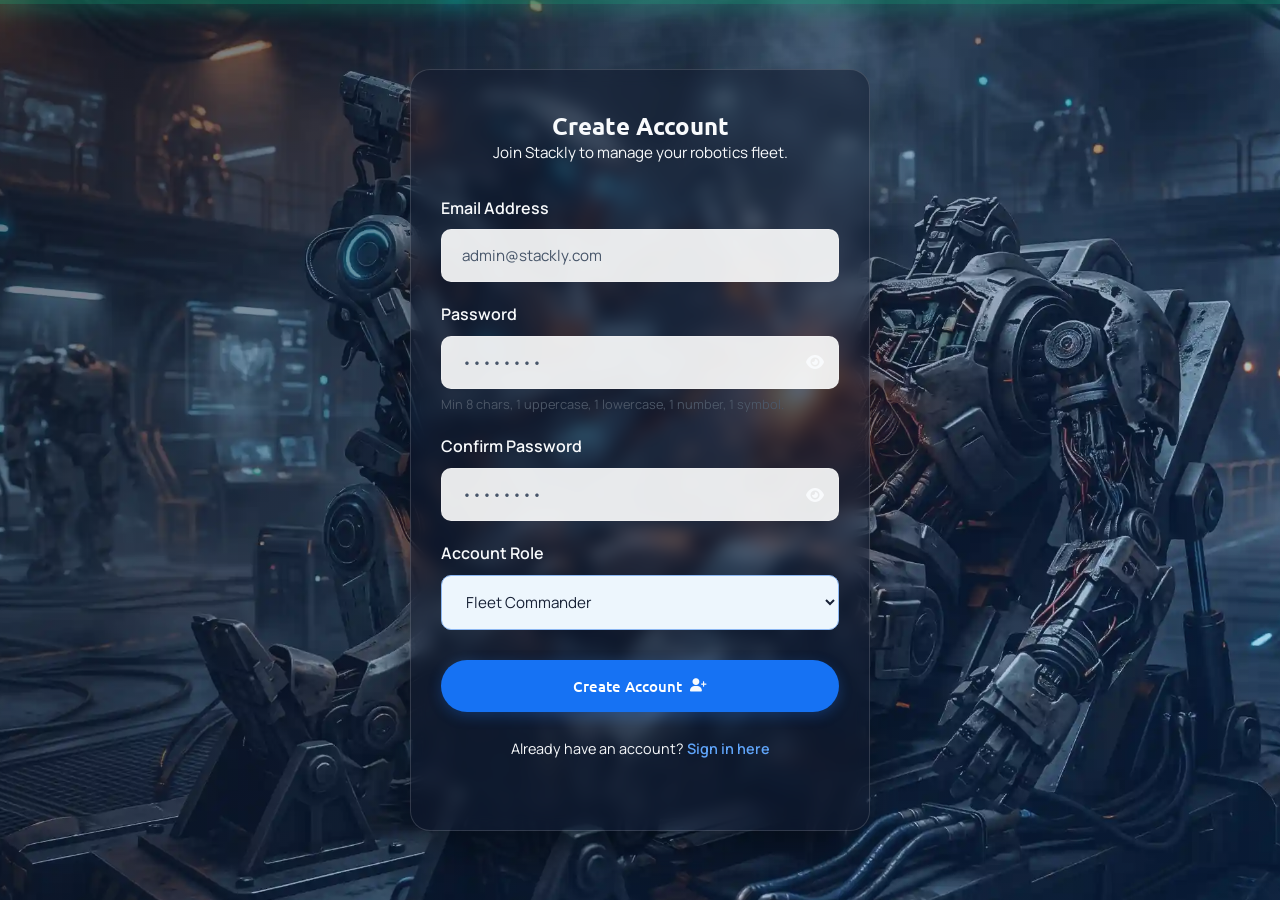
<file: register.html>
<!DOCTYPE html>
<html lang="en">
<head>
    <meta charset="UTF-8">
    <meta name="viewport" content="width=device-width, initial-scale=1.0">
    <title>Register - Stackly Enterprise Robotics</title>
    <meta name="description" content="Register for a Stackly Robotics Cloud Management Portal account.">
    
    <!-- Google Fonts -->
    <link rel="preconnect" href="https://fonts.googleapis.com">
    <link rel="preconnect" href="https://fonts.gstatic.com" crossorigin>
    <link href="https://fonts.googleapis.com/css2?family=Manrope:wght@300;400;500;600;700&family=Raleway:wght@300;400;500;600;700&family=Ubuntu:wght@400;500;700&display=swap" rel="stylesheet">
    
    <!-- FontAwesome Icons -->
    <link rel="stylesheet" href="https://cdnjs.cloudflare.com/ajax/libs/font-awesome/6.4.0/css/all.min.css">
    
    <!-- Custom CSS -->
    <link rel="stylesheet" href="css/index.css">
</head>
    <main>
        <section class="login-section" style="min-height: 100vh; position: relative; overflow: hidden; display: flex; align-items: center; justify-content: center; background-color: var(--bg-secondary);">
            
            <!-- Animated Background -->
            <div class="animated-bg-container">
                <div class="animated-bg-image" style="background-image: url('assets/robot.webp');"></div>
                <div class="scanner-line"></div>
                <div class="bg-overlay"></div>
            </div>

            <div class="container" style="max-width: 500px; position: relative; z-index: 10;">
                <div class="contact-card auth-glass-card">
                    <div class="text-center" style="margin-bottom: 30px;">
                        <h2>Create Account</h2>
                        <p>Join Stackly to manage your robotics fleet.</p>
                    </div>

                    <form id="registerForm" class="contact-form">
                        <div id="reg-errorMsg" style="display: none; color: #ef4444; background: #fee2e2; padding: 10px; border-radius: 8px; margin-bottom: 20px; font-size: 0.9rem;"></div>
                        
                        <div class="form-group">
                            <label style="display: block; margin-bottom: 8px; font-weight: 600;">Email Address</label>
                            <input type="email" id="reg-email" placeholder="admin@stackly.com" required>
                        </div>
                        
                        <div class="form-group">
                            <label style="display: block; margin-bottom: 8px; font-weight: 600;">Password</label>
                            <div style="position: relative;">
                                <input type="password" id="reg-password" placeholder="••••••••" required style="padding-right: 45px;">
                                <i class="fa-solid fa-eye" onclick="togglePassword('reg-password', this)" style="position: absolute; right: 15px; top: 50%; transform: translateY(-50%); cursor: pointer; color: var(--text-light);"></i>
                            </div>
                            <small style="color: var(--text-light); font-size: 0.8rem; display: block; margin-top: 5px;">Min 8 chars, 1 uppercase, 1 lowercase, 1 number, 1 symbol.</small>
                        </div>
                        
                        <div class="form-group">
                            <label style="display: block; margin-bottom: 8px; font-weight: 600;">Confirm Password</label>
                            <div style="position: relative;">
                                <input type="password" id="reg-confirm" placeholder="••••••••" required style="padding-right: 45px;">
                                <i class="fa-solid fa-eye" onclick="togglePassword('reg-confirm', this)" style="position: absolute; right: 15px; top: 50%; transform: translateY(-50%); cursor: pointer; color: var(--text-light);"></i>
                            </div>
                        </div>
                        
                        <div class="form-group">
                            <label style="display: block; margin-bottom: 8px; font-weight: 600;">Account Role</label>
                            <select id="reg-role" style="width: 100%; padding: 15px 20px; border-radius: 10px; border: 1px solid var(--border-color); background-color: var(--bg-primary); font-family: var(--font-body); font-size: 0.95rem; color: var(--text-heading); outline: none;">
                                <option value="Fleet Commander">Fleet Commander</option>
                                <option value="Teleops Engineer">Teleops Engineer</option>
                                <option value="Admin">Admin</option>
                            </select>
                        </div>
                        
                        <button type="submit" class="btn btn-primary" style="width: 100%; justify-content: center; margin-top: 10px;">Create Account <i class="fa-solid fa-user-plus"></i></button>
                    </form>
                    
                    <div class="text-center" style="margin-top: 25px;">
                        <p style="font-size: 0.9rem;">Already have an account? <a href="login.html" style="color: var(--color-primary); font-weight: 600;">Sign in here</a></p>
                    </div>
                </div>
            </div>
        </section>
    </main>

    <!-- Scripts -->
    <script src="js/index.js"></script>
    <script src="js/auth.js"></script>
</body>
</html>
</file>
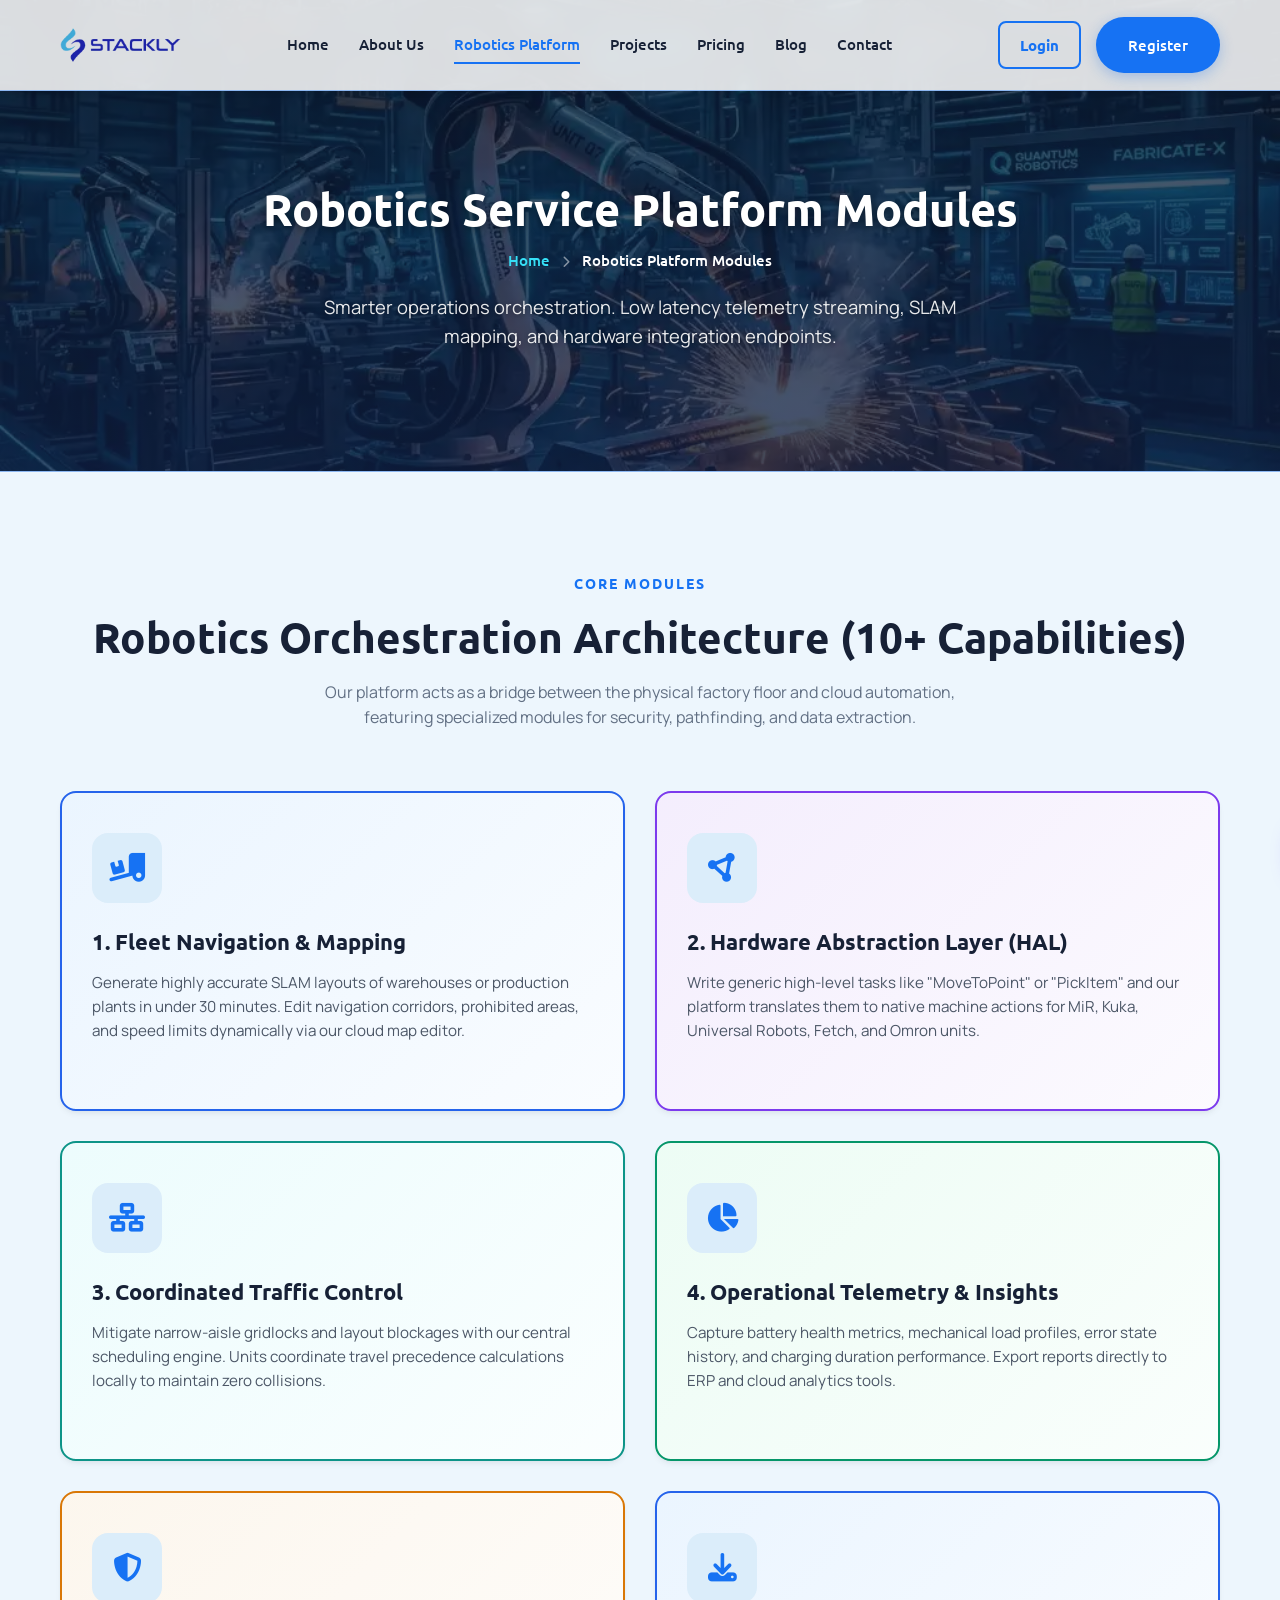
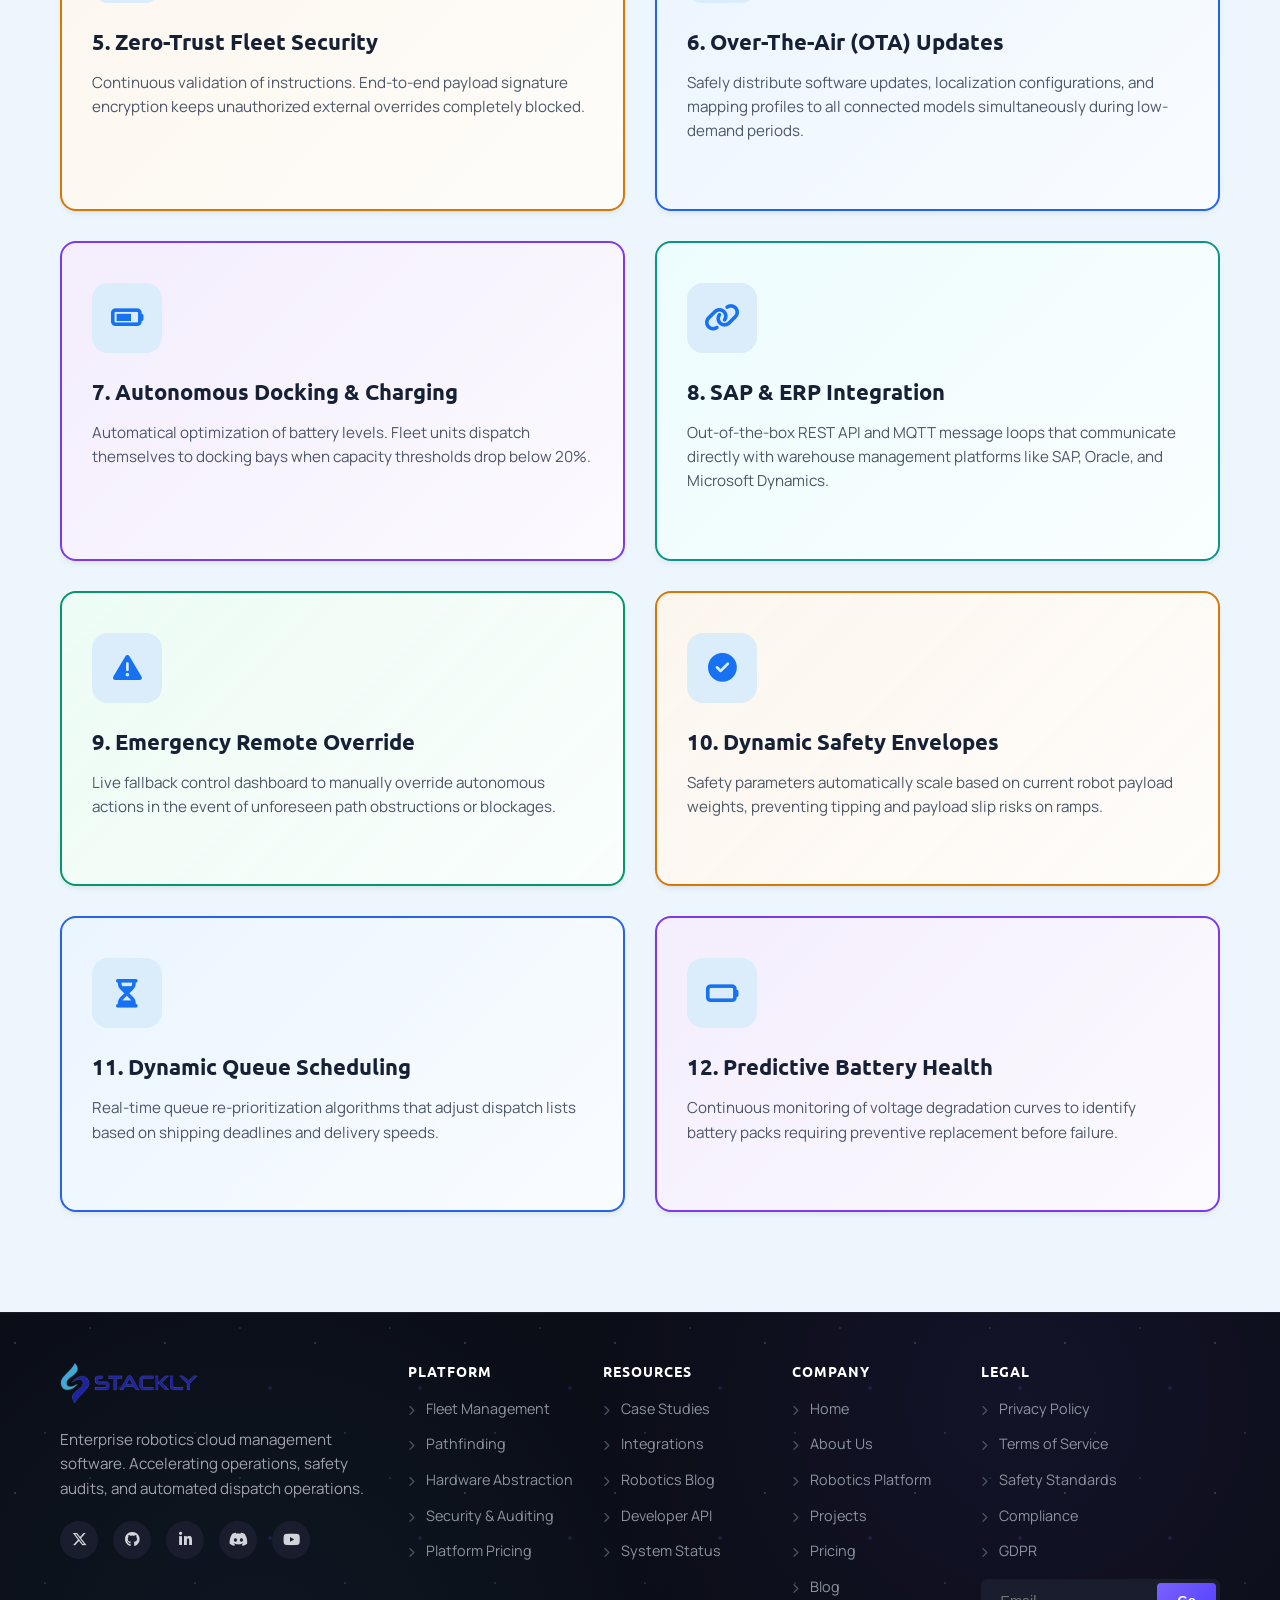
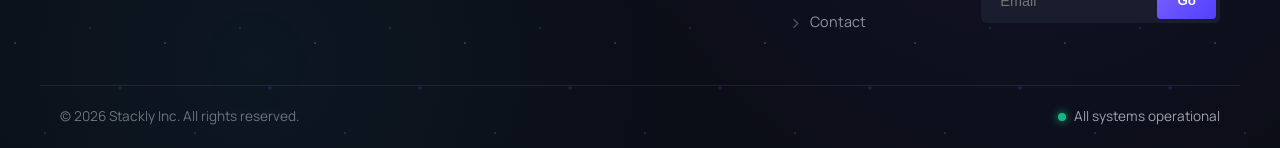
<file: services.html>
<!DOCTYPE html>
<html lang="en">

<head>
    <meta charset="UTF-8">
    <meta name="viewport" content="width=device-width, initial-scale=1.0">
    <title>Robotics Service Platform Modules - Stackly</title>
    <!-- Google Fonts -->
    <link rel="preconnect" href="https://fonts.googleapis.com">
    <link rel="preconnect" href="https://fonts.gstatic.com" crossorigin>
    <link
        href="https://fonts.googleapis.com/css2?family=Manrope:wght@300;400;500;600;700&family=Raleway:wght@300;400;500;600;700&family=Ubuntu:wght@400;500;700&display=swap"
        rel="stylesheet">
    <!-- FontAwesome for Icons -->
    <link rel="stylesheet" href="https://cdnjs.cloudflare.com/ajax/libs/font-awesome/6.5.2/css/all.min.css">
    <!-- Custom Style Sheet -->
    <link rel="stylesheet" href="css/index.css">
</head>

<body>

    <!-- Back to top button -->
    <a href="#" id="backToTop" class="back-to-top"><i class="fa-solid fa-angle-up"></i></a>

    <!-- Navbar Section -->
    <header class="navbar-area">
        <div class="container nav-container">
            <div class="logo">
                <a href="index.html">
                    <img src="assets/logo.webp" alt="Stackly Logo" class="logo-img">
                </a>
            </div>

            <button class="menu-toggle" id="menuToggle" aria-label="Toggle Navigation">
                <span class="bar"></span>
                <span class="bar"></span>
                <span class="bar"></span>
            </button>

            <nav class="nav-menu" id="navMenu">
                <ul>
                    <li><a href="index.html">Home</a></li>
                    <li><a href="about.html">About Us</a></li>
                    <li><a href="services.html" class="active">Robotics Platform</a></li>
                    <li><a href="projects.html">Projects</a></li>
                    <li><a href="pricing.html">Pricing</a></li>
                    <li><a href="blog.html">Blog</a></li>
                    <li><a href="contact.html">Contact</a></li>
                </ul>

                <div class="mobile-sidebar-extra">
                    <a href="login.html" class="btn w-100 btn-login" style="margin-bottom: 10px;">
                        Login <i class="fa-regular fa-circle-user"></i>
                    </a>
                    <a href="register.html" class="btn btn-primary w-100" style="margin-bottom: 25px;">
                        Register
                    </a>
                    
                    <div class="sidebar-contact">
                        <h5>CONTACT INFO</h5>
                        
                        <div class="contact-item">
                            <span class="label">PHONE</span>
                            <span class="value">+1-800-STACKLY-911</span>
                        </div>
                        
                        <div class="contact-item">
                            <span class="label">EMAIL</span>
                            <span class="value">info@stackly.com</span>
                        </div>
                        
                        <div class="contact-item">
                            <span class="label">LOCATION</span>
                            <span class="value">Stackly, Salem</span>
                        </div>
                    </div>
                </div>
            </nav>

            <div class="nav-right nav-auth-buttons" style="display: flex; gap: 15px; align-items: center;">
                <a href="login.html" class="btn btn-outline" id="navLoginBtn" style="padding: 10px 20px; border: 2px solid var(--color-primary); color: var(--color-primary); border-radius: 8px; font-weight: 600; transition: all 0.3s ease;">Login</a>
                <a href="register.html" class="btn btn-primary" id="navRegisterBtn">Register</a>
                <a href="dashboard.html" class="btn btn-primary" id="navDashboardBtn" style="display: none;">Dashboard</a>
                <button class="btn btn-outline" id="navLogoutBtn" style="display: none; padding: 10px 20px; border: 2px solid #ef4444; color: #ef4444; border-radius: 8px; font-weight: 600; background: transparent; cursor: pointer;" onclick="logout()">Logout</button>
            </div>
        </div>
    </header>

    <!-- Subpage Breadcrumb Header with Image Hero Section Layout -->
    <section class="breadcrumb-header"
        style="background-image: linear-gradient(rgba(10, 25, 47, 0.72), rgba(15, 32, 67, 0.78)), url('assets/industrial_factory.webp');">
        <div class="container">
            <h1>Robotics Service Platform Modules</h1>
            <div class="breadcrumbs">
                <a href="index.html">Home</a> <i class="fa-solid fa-chevron-right"></i> <span>Robotics Platform
                    Modules</span>
            </div>
            <p
                style="margin-top:20px; font-size:1.15rem; max-width: 700px; margin-left: auto; margin-right: auto; color: var(--text-light);">
                Smarter operations orchestration. Low latency telemetry streaming, SLAM mapping, and hardware
                integration endpoints.</p>
        </div>
    </section>

    <!-- Main Content Area -->
    <main>

        <!-- Platform Services Section -->
        <section class="services-section section-padding">
            <div class="container">
                <div class="section-header text-center">
                    <span class="sub-title">CORE MODULES</span>
                    <h2>Robotics Orchestration Architecture (10+ Capabilities)</h2>
                    <p style="max-width:700px; margin: 15px auto 0 auto;">Our platform acts as a bridge between the
                        physical factory floor and cloud automation, featuring specialized modules for security,
                        pathfinding, and data extraction.</p>
                </div>

                <div class="projects-grid" style="grid-template-columns: repeat(2, 1fr); gap: 30px;">

                    <!-- Module 1 -->
                    <div class="service-card reveal-up">
                        <div class="icon-box"><i class="fa-solid fa-truck-ramp-box"></i></div>
                        <h3>1. Fleet Navigation & Mapping</h3>
                        <p>Generate highly accurate SLAM layouts of warehouses or production plants in under 30 minutes.
                            Edit navigation corridors, prohibited areas, and speed limits dynamically via our cloud map
                            editor.</p>
                    </div>

                    <!-- Module 2 -->
                    <div class="service-card reveal-up" style="animation-delay: 0.1s;">
                        <div class="icon-box"><i class="fa-solid fa-circle-nodes"></i></div>
                        <h3>2. Hardware Abstraction Layer (HAL)</h3>
                        <p>Write generic high-level tasks like "MoveToPoint" or "PickItem" and our platform translates
                            them to native machine actions for MiR, Kuka, Universal Robots, Fetch, and Omron units.</p>
                    </div>

                    <!-- Module 3 -->
                    <div class="service-card reveal-up" style="animation-delay: 0.2s;">
                        <div class="icon-box"><i class="fa-solid fa-network-wired"></i></div>
                        <h3>3. Coordinated Traffic Control</h3>
                        <p>Mitigate narrow-aisle gridlocks and layout blockages with our central scheduling engine.
                            Units coordinate travel precedence calculations locally to maintain zero collisions.</p>
                    </div>

                    <!-- Module 4 -->
                    <div class="service-card reveal-up" style="animation-delay: 0.3s;">
                        <div class="icon-box"><i class="fa-solid fa-chart-pie"></i></div>
                        <h3>4. Operational Telemetry & Insights</h3>
                        <p>Capture battery health metrics, mechanical load profiles, error state history, and charging
                            duration performance. Export reports directly to ERP and cloud analytics tools.</p>
                    </div>

                    <!-- Module 5 -->
                    <div class="service-card reveal-up">
                        <div class="icon-box"><i class="fa-solid fa-shield-halved"></i></div>
                        <h3>5. Zero-Trust Fleet Security</h3>
                        <p>Continuous validation of instructions. End-to-end payload signature encryption keeps
                            unauthorized external overrides completely blocked.</p>
                    </div>

                    <!-- Module 6 -->
                    <div class="service-card reveal-up" style="animation-delay: 0.1s;">
                        <div class="icon-box"><i class="fa-solid fa-download"></i></div>
                        <h3>6. Over-The-Air (OTA) Updates</h3>
                        <p>Safely distribute software updates, localization configurations, and mapping profiles to all
                            connected models simultaneously during low-demand periods.</p>
                    </div>

                    <!-- Module 7 -->
                    <div class="service-card reveal-up" style="animation-delay: 0.2s;">
                        <div class="icon-box"><i class="fa-solid fa-battery-three-quarters"></i></div>
                        <h3>7. Autonomous Docking & Charging</h3>
                        <p>Automatical optimization of battery levels. Fleet units dispatch themselves to docking bays
                            when capacity thresholds drop below 20%.</p>
                    </div>

                    <!-- Module 8 -->
                    <div class="service-card reveal-up" style="animation-delay: 0.3s;">
                        <div class="icon-box"><i class="fa-solid fa-link"></i></div>
                        <h3>8. SAP & ERP Integration</h3>
                        <p>Out-of-the-box REST API and MQTT message loops that communicate directly with warehouse
                            management platforms like SAP, Oracle, and Microsoft Dynamics.</p>
                    </div>

                    <!-- Module 9 -->
                    <div class="service-card reveal-up">
                        <div class="icon-box"><i class="fa-solid fa-triangle-exclamation"></i></div>
                        <h3>9. Emergency Remote Override</h3>
                        <p>Live fallback control dashboard to manually override autonomous actions in the event of
                            unforeseen path obstructions or blockages.</p>
                    </div>

                    <!-- Module 10 -->
                    <div class="service-card reveal-up" style="animation-delay: 0.1s;">
                        <div class="icon-box"><i class="fa-solid fa-circle-check"></i></div>
                        <h3>10. Dynamic Safety Envelopes</h3>
                        <p>Safety parameters automatically scale based on current robot payload weights, preventing
                            tipping and payload slip risks on ramps.</p>
                    </div>

                    <!-- Module 11 -->
                    <div class="service-card reveal-up" style="animation-delay: 0.2s;">
                        <div class="icon-box"><i class="fa-solid fa-hourglass-half"></i></div>
                        <h3>11. Dynamic Queue Scheduling</h3>
                        <p>Real-time queue re-prioritization algorithms that adjust dispatch lists based on shipping
                            deadlines and delivery speeds.</p>
                    </div>

                    <!-- Module 12 -->
                    <div class="service-card reveal-up" style="animation-delay: 0.3s;">
                        <div class="icon-box"><i class="fa-solid fa-battery-empty"></i></div>
                        <h3>12. Predictive Battery Health</h3>
                        <p>Continuous monitoring of voltage degradation curves to identify battery packs requiring
                            preventive replacement before failure.</p>
                    </div>

                </div>
            </div>
        </section>

    </main>

    <!-- Footer Section -->
    <footer class="footer-area">
        <div class="container footer-widgets">
            <div class="widget widget-about">
                <div class="footer-logo">
                    <a href="index.html">
                        <img src="assets/logo.webp" alt="Stackly Logo" class="logo-img" style="margin-bottom: 25px; height: 40px;">
                    </a>
                </div>
                <p style="color: #a1a1aa;">Enterprise robotics cloud management software. Accelerating operations, safety audits, and automated dispatch operations.</p>
                <div class="social-links">
                    <a href="404.html"><i class="fa-brands fa-x-twitter"></i></a>
                    <a href="404.html"><i class="fa-brands fa-github"></i></a>
                    <a href="404.html"><i class="fa-brands fa-linkedin-in"></i></a>
                    <a href="404.html"><i class="fa-brands fa-discord"></i></a>
                    <a href="404.html"><i class="fa-brands fa-youtube"></i></a>
                </div>
            </div>

            <div class="widget">
                <h4>PLATFORM</h4>
                <ul class="footer-links">
                    <li><a href="services.html"><i class="fa-solid fa-chevron-right"></i> Fleet Management</a></li>
                    <li><a href="services.html"><i class="fa-solid fa-chevron-right"></i> Pathfinding</a></li>
                    <li><a href="services.html"><i class="fa-solid fa-chevron-right"></i> Hardware Abstraction</a></li>
                    <li><a href="services.html"><i class="fa-solid fa-chevron-right"></i> Security & Auditing</a></li>
                    <li><a href="pricing.html"><i class="fa-solid fa-chevron-right"></i> Platform Pricing</a></li>
                </ul>
            </div>

            <div class="widget">
                <h4>RESOURCES</h4>
                <ul class="footer-links">
                    <li><a href="projects.html"><i class="fa-solid fa-chevron-right"></i> Case Studies</a></li>
                    <li><a href="contact.html"><i class="fa-solid fa-chevron-right"></i> Integrations</a></li>
                    <li><a href="blog.html"><i class="fa-solid fa-chevron-right"></i> Robotics Blog</a></li>
                    <li><a href="#"><i class="fa-solid fa-chevron-right"></i> Developer API</a></li>
                    <li><a href="#"><i class="fa-solid fa-chevron-right"></i> System Status</a></li>
                </ul>
            </div>

            <div class="widget">
                <h4>COMPANY</h4>
                <ul class="footer-links">
                    <li><a href="index.html"><i class="fa-solid fa-chevron-right"></i> Home</a></li>
                    <li><a href="about.html"><i class="fa-solid fa-chevron-right"></i> About Us</a></li>
                    <li><a href="services.html"><i class="fa-solid fa-chevron-right"></i> Robotics Platform</a></li>
                    <li><a href="projects.html"><i class="fa-solid fa-chevron-right"></i> Projects</a></li>
                    <li><a href="pricing.html"><i class="fa-solid fa-chevron-right"></i> Pricing</a></li>
                    <li><a href="blog.html"><i class="fa-solid fa-chevron-right"></i> Blog</a></li>
                    <li><a href="contact.html"><i class="fa-solid fa-chevron-right"></i> Contact</a></li>
                </ul>
            </div>

            <div class="widget">
                <h4>LEGAL</h4>
                <ul class="footer-links">
                    <li><a href="#"><i class="fa-solid fa-chevron-right"></i> Privacy Policy</a></li>
                    <li><a href="#"><i class="fa-solid fa-chevron-right"></i> Terms of Service</a></li>
                    <li><a href="#"><i class="fa-solid fa-chevron-right"></i> Safety Standards</a></li>
                    <li><a href="#"><i class="fa-solid fa-chevron-right"></i> Compliance</a></li>
                    <li><a href="#"><i class="fa-solid fa-chevron-right"></i> GDPR</a></li>
                </ul>
                <div class="newsletter-form">
                    <input type="email" placeholder="Email" aria-label="Email">
                    <button type="button" onclick="window.location.href='404.html'">Go</button>
                </div>
            </div>
        </div>

        <div class="footer-bottom">
            <div class="container footer-bottom-inner">
                <p class="copyright">&copy; 2026 Stackly Inc. All rights reserved.</p>
                <div class="system-status">
                    <span class="status-dot"></span> All systems operational
                </div>
            </div>
        </div>
    </footer>

    <!-- Custom Script File -->
    <script src="js/index.js"></script>
    <script src="js/auth.js"></script>
</body>

</html>
</file>
<file: css/index.css>
/* ==========================================================================
   Artelligence - AI & Robotics Solutions Style Sheet (Light Theme: White & Blue)
   ========================================================================== */

/* Design Tokens & Root Variables */
:root {
    --bg-primary: hsl(205, 80%, 96%);
    --bg-secondary: hsl(0, 0%, 100%);
    --bg-accent: hsl(205, 75%, 92%);

    --color-primary: hsl(215, 90%, 52%);
    /* Tech Blue: #1e70e6 */
    --color-primary-dark: hsl(215, 95%, 35%);
    --color-primary-hover: hsl(215, 95%, 42%);
    --color-accent-teal: hsl(195, 85%, 50%);
    /* Neon Sky Blue */
    --color-accent-purple: hsl(265, 85%, 60%);
    /* Secondary Glow */

    --text-heading: hsl(220, 40%, 15%);
    --text-body: hsl(215, 15%, 45%);
    --text-light: hsl(215, 15%, 35%);
    --text-white: hsl(0, 0%, 100%);

    --border-color: hsl(215, 80%, 75%);
    --shadow-sm: 0 4px 6px -1px rgba(0, 0, 0, 0.05), 0 2px 4px -1px rgba(0, 0, 0, 0.03);
    --shadow-md: 0 10px 15px -3px rgba(30, 112, 230, 0.07), 0 4px 6px -2px rgba(30, 112, 230, 0.03);
    --shadow-lg: 0 20px 25px -5px rgba(30, 112, 230, 0.12), 0 10px 10px -5px rgba(30, 112, 230, 0.04);

    --font-heading: 'Ubuntu', sans-serif;
    --font-body: 'Manrope', sans-serif;
    --font-secondary: 'Raleway', sans-serif;
}

/* Global Reset & Base Elements */
* {
    margin: 0;
    padding: 0;
    box-sizing: border-box;
}

html {
    scroll-behavior: smooth;
    overflow-x: hidden;
    max-width: 100vw;
}

body {
    background-color: var(--bg-primary);
    color: var(--text-body);
    font-family: var(--font-body);
    line-height: 1.6;
    overflow-x: hidden;
}

h1,
h2,
h3,
h4,
h5,
h6 {
    color: var(--text-heading);
    font-family: var(--font-heading);
    font-weight: 700;
    line-height: 1.3;
}

a {
    color: inherit;
    text-decoration: none;
    transition: all 0.3s ease;
}

img {
    max-width: 100%;
    height: auto;
}

ul {
    list-style: none;
}

.container {
    width: 100%;
    max-width: 1200px;
    margin: 0 auto;
    padding: 0 20px;
}

.section-padding {
    padding: 100px 0;
}

.text-center {
    text-align: center;
}

.mt-5 {
    margin-top: 3rem;
}

/* Typography Helpers */
.badge {
    display: inline-block;
    padding: 6px 16px;
    background-color: var(--bg-accent);
    color: var(--color-primary);
    font-family: var(--font-heading);
    font-weight: 500;
    font-size: 0.85rem;
    border-radius: 50px;
    margin-bottom: 20px;
    border: 1px solid rgba(30, 112, 230, 0.15);
    letter-spacing: 0.5px;
}

.sub-title {
    display: block;
    color: var(--color-primary);
    font-family: var(--font-heading);
    font-size: 0.9rem;
    font-weight: 700;
    letter-spacing: 2px;
    margin-bottom: 15px;
    text-transform: uppercase;
}

.accent-text {
    color: var(--color-primary);
    background: linear-gradient(90deg, var(--color-primary) 0%, var(--color-accent-teal) 100%);
    -webkit-background-clip: text;
    -webkit-text-fill-color: transparent;
}

/* Custom Buttons styling */
.btn {
    display: inline-flex;
    align-items: center;
    justify-content: center;
    padding: 14px 30px;
    border-radius: 30px;
    font-family: var(--font-heading);
    font-weight: 500;
    font-size: 0.95rem;
    cursor: pointer;
    transition: all 0.35s cubic-bezier(0.4, 0, 0.2, 1);
    border: 2px solid transparent;
}

.btn-primary {
    background-color: var(--color-primary);
    color: var(--text-white);
    box-shadow: 0 4px 14px rgba(30, 112, 230, 0.3);
}

.btn-primary:hover {
    background-color: var(--color-primary-hover);
    transform: translateY(-3px);
    box-shadow: 0 6px 20px rgba(30, 112, 230, 0.4);
}

.btn-primary i {
    margin-left: 8px;
    font-size: 0.85rem;
    transition: transform 0.3s ease;
}

.btn-primary:hover i {
    transform: translateX(4px);
}

.btn-secondary {
    background-color: transparent;
    border-color: var(--color-primary);
    color: var(--color-primary);
}

.btn-secondary:hover {
    background-color: var(--color-primary);
    color: var(--text-white);
    transform: translateY(-3px);
    box-shadow: 0 4px 14px rgba(30, 112, 230, 0.2);
}

.w-100 {
    width: 100%;
}

.navbar-area {
    position: fixed;
    top: 0;
    left: 0;
    width: 100%;
    z-index: 1000;
    background-color: rgba(255, 255, 255, 0.85);
    backdrop-filter: blur(12px);
    border-bottom: 1px solid var(--border-color);
    box-shadow: var(--shadow-sm);
    transition: all 0.4s ease;
}

.navbar-area.sticky {
    background-color: rgba(255, 255, 255, 0.85);
    backdrop-filter: blur(12px);
    border-bottom: 1px solid var(--border-color);
    box-shadow: var(--shadow-sm);
}

.nav-container {
    display: flex;
    align-items: center;
    justify-content: space-between;
    height: 90px;
    transition: height 0.4s ease;
}

.navbar-area.sticky .nav-container {
    height: 75px;
}

.logo-text {
    font-family: var(--font-heading);
    font-size: 1.8rem;
    font-weight: 700;
    color: var(--text-heading);
}

.logo-text .dot {
    color: var(--color-primary);
}

.logo-img {
    height: 35px;
    width: auto;
    object-fit: contain;
    display: block;
}

.nav-menu ul {
    display: flex;
    gap: 30px;
}

.nav-menu a {
    color: var(--text-heading);
    font-family: var(--font-heading);
    font-weight: 500;
    font-size: 0.95rem;
    position: relative;
    padding: 10px 0;
}

.nav-menu a::after {
    content: '';
    position: absolute;
    bottom: 0;
    left: 0;
    width: 0;
    height: 2px;
    background-color: var(--color-primary);
    transition: width 0.3s ease;
}

.nav-menu a:hover::after,
.nav-menu a.active::after {
    width: 100%;
}

.nav-menu a.active {
    color: var(--color-primary);
}

.menu-toggle {
    display: none;
    flex-direction: column;
    justify-content: space-between;
    width: 30px;
    height: 21px;
    background: transparent;
    border: none;
    cursor: pointer;
}

.menu-toggle .bar {
    width: 100%;
    height: 3px;
    background-color: var(--text-heading);
    border-radius: 5px;
    transition: all 0.3s ease;
}

/* Hero Section Slider Layout */
.hero-slider-section {
    position: relative;
    width: 100%;
    height: 100vh;
    min-height: 850px;
    overflow: hidden;
}

.slider-container {
    width: 100%;
    height: 100%;
    position: relative;
}

.slide {
    position: absolute;
    top: 0;
    left: 0;
    width: 100%;
    height: 100%;
    opacity: 0;
    visibility: hidden;
    display: flex;
    align-items: center;
    transition: opacity 0.8s ease-in-out, visibility 0.8s ease-in-out;
    padding-top: 90px;
    background-size: cover;
    background-position: center;
    background-repeat: no-repeat;
}

.slide.active {
    opacity: 1;
    visibility: visible;
    z-index: 10;
}

/* Slide Entry Animations */
.slide .slide-text .badge,
.slide .slide-text h1,
.slide .slide-text p,
.slide .slide-text .btn-group,
.slide .slide-text .ratings-row {
    opacity: 0;
    transform: translateY(30px);
    transition: opacity 0.8s cubic-bezier(0.25, 1, 0.5, 1), transform 0.8s cubic-bezier(0.25, 1, 0.5, 1);
}

.slide .slide-image {
    opacity: 0;
    transform: translateX(150px);
    transition: opacity 1.2s cubic-bezier(0.16, 1, 0.3, 1), transform 1.2s cubic-bezier(0.16, 1, 0.3, 1);
}

.slide.active .slide-text .badge {
    opacity: 1;
    transform: translateY(0);
    transition-delay: 0.2s;
}

.slide.active .slide-text h1 {
    opacity: 1;
    transform: translateY(0);
    transition-delay: 0.3s;
}

.slide.active .slide-text p {
    opacity: 1;
    transform: translateY(0);
    transition-delay: 0.4s;
}

.slide.active .slide-text .btn-group {
    opacity: 1;
    transform: translateY(0);
    transition-delay: 0.5s;
}

.slide.active .slide-text .ratings-row {
    opacity: 1;
    transform: translateY(0);
    transition-delay: 0.6s;
}

.slide.active .slide-image {
    opacity: 1;
    transform: translateX(0);
    transition-delay: 0.7s;
}

.slide-content {
    display: grid;
    grid-template-columns: 1.15fr 0.85fr;
    align-items: center;
    gap: 40px;
    height: 100%;
    padding-top: 90px;
}

.slide-text h1 {
    font-size: 3.5rem;
    margin-bottom: 20px;
    font-weight: 700;
}

.slide-text p {
    font-size: 1.15rem;
    color: var(--text-body);
    margin-bottom: 35px;
    max-width: 550px;
}

.btn-group {
    display: flex;
    gap: 15px;
    align-items: center;
}

.slide-image {
    display: flex;
    justify-content: center;
    align-items: center;
}

.image-wrapper {
    width: 100%;
    max-width: 480px;
    border-radius: 20px;
    overflow: hidden;
    box-shadow: var(--shadow-lg);
}

.image-wrapper img {
    display: block;
    width: 100%;
    height: auto;
}

/* Play Video Integration Styling */
.play-btn-wrapper {
    display: inline-flex;
    align-items: center;
    gap: 15px;
    cursor: pointer;
    margin-left: 20px;
}

.play-circle {
    width: 50px;
    height: 50px;
    border-radius: 50%;
    background-color: var(--color-primary);
    color: var(--text-white);
    display: flex;
    align-items: center;
    justify-content: center;
    font-size: 1.1rem;
    transition: all 0.3s ease;
    box-shadow: 0 0 0 0 rgba(30, 112, 230, 0.4);
    animation: pulse-ring 2s infinite;
}

.play-btn-wrapper:hover .play-circle {
    background-color: var(--color-accent-teal);
    transform: scale(1.08);
}

.play-text {
    font-family: var(--font-heading);
    font-weight: 700;
    color: var(--text-heading);
    font-size: 1rem;
}

@keyframes pulse-ring {
    0% {
        box-shadow: 0 0 0 0 rgba(30, 112, 230, 0.5);
    }

    70% {
        box-shadow: 0 0 0 12px rgba(30, 112, 230, 0);
    }

    100% {
        box-shadow: 0 0 0 0 rgba(30, 112, 230, 0);
    }
}

/* Ratings widget block inside hero slider */
.ratings-row {
    display: flex;
    gap: 30px;
    margin-top: 40px;
    border-top: 1px solid var(--border-color);
    padding-top: 25px;
}

.rating-widget h3 {
    font-size: 1.8rem;
    color: var(--text-heading);
    margin-bottom: 5px;
}

.rating-stars {
    color: #ffb800;
    font-size: 0.85rem;
    margin-bottom: 5px;
}

.rating-widget span {
    font-size: 0.85rem;
    color: var(--text-light);
    font-weight: 500;
}

/* Slider Controls styling */
.slider-controls {
    position: absolute;
    bottom: 50px;
    right: 50px;
    z-index: 20;
    display: flex;
    gap: 10px;
}

.slider-btn {
    width: 50px;
    height: 50px;
    border-radius: 50%;
    background-color: var(--bg-secondary);
    border: 1px solid var(--border-color);
    color: var(--text-heading);
    cursor: pointer;
    display: flex;
    align-items: center;
    justify-content: center;
    transition: all 0.3s ease;
    box-shadow: var(--shadow-sm);
}

.slider-btn:hover {
    background-color: var(--color-primary);
    border-color: var(--color-primary);
    color: var(--text-white);
}

.slider-dots {
    position: absolute;
    bottom: 50px;
    left: 50%;
    transform: translateX(-50%);
    z-index: 20;
    display: flex;
    gap: 10px;
}

.slider-dots .dot {
    width: 12px;
    height: 12px;
    border-radius: 50%;
    background-color: rgba(30, 112, 230, 0.2);
    cursor: pointer;
    transition: all 0.3s ease;
}

.slider-dots .dot.active {
    background-color: var(--color-primary);
    width: 30px;
    border-radius: 10px;
}

/* Services Section */
.section-layout {
    display: grid;
    grid-template-columns: 1fr 1.8fr;
    gap: 60px;
    align-items: flex-start;
}

.services-left {
    position: sticky;
    top: 130px;
}

.services-left h2 {
    font-size: 2.5rem;
    margin-bottom: 20px;
}

.services-left p {
    font-size: 1.05rem;
    margin-bottom: 30px;
}

.services-grid {
    display: grid;
    grid-template-columns: 1fr 1fr;
    gap: 30px;
}

.service-card {
    background-color: var(--bg-secondary);
    padding: 40px 30px;
    border-radius: 20px;
    border: 1px solid var(--border-color);
    transition: all 0.4s cubic-bezier(0.4, 0, 0.2, 1);
    box-shadow: var(--shadow-sm);
    display: flex;
    flex-direction: column;
}

.service-card:hover {
    transform: translateY(-8px);
    border-color: transparent;
    box-shadow: var(--shadow-lg);
}

.service-card .icon-box {
    width: 70px;
    height: 70px;
    border-radius: 16px;
    background-color: var(--bg-accent);
    color: var(--color-primary);
    display: flex;
    align-items: center;
    justify-content: center;
    font-size: 1.8rem;
    margin-bottom: 25px;
    transition: all 0.4s ease;
}

.service-card:hover .icon-box {
    background-color: var(--color-primary);
    color: var(--text-white);
    transform: scale(1.1);
}

.service-card h3 {
    font-size: 1.35rem;
    margin-bottom: 15px;
}

.service-card p {
    font-size: 0.95rem;
    color: var(--text-light);
    margin-bottom: 25px;
}

.read-more {
    font-family: var(--font-heading);
    font-size: 0.85rem;
    font-weight: 700;
    color: var(--text-heading);
    letter-spacing: 1px;
    display: inline-flex;
    align-items: center;
    gap: 8px;
    margin-top: auto;
}

.read-more i {
    transition: transform 0.3s ease;
}

.service-card:hover .read-more {
    color: var(--color-primary);
}

.service-card:hover .read-more i {
    transform: translateX(5px);
}

/* About Us Section */
.about-layout {
    display: grid;
    grid-template-columns: 1fr 1.1fr;
    gap: 60px;
    align-items: center;
}

.about-images {
    position: relative;
    min-height: 400px;
}

.image-grid {
    position: relative;
    width: 100%;
    height: 100%;
}

.img-box {
    position: absolute;
    border-radius: 20px;
    overflow: hidden;
    box-shadow: var(--shadow-md);
    background-color: var(--bg-secondary);
}

.img-box.img-1 {
    top: 0;
    left: 0;
    z-index: 2;
}

.img-box.img-2 {
    bottom: -40px;
    right: 0;
    z-index: 3;
    border: 8px solid var(--bg-secondary);
}

.svg-visual {
    display: block;
}

.about-content h2 {
    font-size: 2.5rem;
    margin-bottom: 20px;
}

.about-content p {
    font-size: 1.05rem;
    margin-bottom: 35px;
}

.about-points {
    display: flex;
    flex-direction: column;
    gap: 25px;
    margin-bottom: 40px;
}

.point-box {
    display: flex;
    gap: 20px;
    align-items: flex-start;
}

.point-icon {
    font-size: 1.5rem;
    color: var(--color-primary);
    margin-top: 3px;
}

.point-text h4 {
    font-size: 1.15rem;
    margin-bottom: 5px;
}

.point-text p {
    font-size: 0.95rem;
    color: var(--text-light);
    margin-bottom: 0;
}

/* Why Choose Us Section */
.why-layout {
    display: grid;
    grid-template-columns: 1.1fr 0.9fr;
    gap: 60px;
    align-items: center;
}

.why-content h2 {
    font-size: 2.5rem;
    margin-bottom: 20px;
}

.why-content p {
    font-size: 1.05rem;
    margin-bottom: 30px;
}

.why-list {
    display: flex;
    flex-direction: column;
    gap: 15px;
    margin-bottom: 40px;
}

.why-list li {
    display: flex;
    align-items: center;
    gap: 12px;
    font-family: var(--font-heading);
    font-weight: 500;
    color: var(--text-heading);
}

.why-list li i {
    color: var(--color-primary);
    font-size: 1.1rem;
}

.why-image {
    display: flex;
    justify-content: center;
}

.graphics-wrapper {
    width: 100%;
    max-width: 440px;
    filter: drop-shadow(0 15px 30px rgba(30, 112, 230, 0.08));
}

.why-svg {
    width: 100%;
    height: auto;
}

/* Case Studies (Projects) */
.section-header {
    margin-bottom: 60px;
}

.section-header h2 {
    font-size: 2.6rem;
    margin-top: 10px;
}

.projects-grid {
    display: grid;
    grid-template-columns: repeat(3, 1fr);
    gap: 30px;
}

.project-card {
    background-color: var(--bg-secondary);
    border-radius: 20px;
    overflow: hidden;
    border: 1px solid var(--border-color);
    box-shadow: var(--shadow-sm);
    transition: all 0.4s cubic-bezier(0.4, 0, 0.2, 1);
}

.project-card:hover {
    transform: translateY(-8px);
    box-shadow: var(--shadow-lg);
}

.project-image {
    width: 100%;
    overflow: hidden;
}

.proj-svg {
    width: 100%;
    height: auto;
    display: block;
    transition: transform 0.5s ease;
}

.project-card:hover .proj-svg {
    transform: scale(1.06);
}

.project-info {
    padding: 30px;
    position: relative;
}

.project-info .category {
    font-family: var(--font-heading);
    font-size: 0.85rem;
    font-weight: 500;
    color: var(--color-primary);
    text-transform: uppercase;
    letter-spacing: 1px;
}

.project-info h3 {
    font-size: 1.2rem;
    margin-top: 8px;
    line-height: 1.4;
}

/* Testimonials Section */
.testimonials-section {
    background-color: var(--bg-accent);
}

.testimonials-slider {
    position: relative;
    max-width: 800px;
    margin: 0 auto;
    overflow: hidden;
    padding: 20px 0;
}

.testimonials-track {
    display: flex;
    transition: transform 0.5s ease-in-out;
}

.testimonial-card {
    min-width: 100%;
    padding: 40px;
    background-color: var(--bg-secondary);
    border-radius: 20px;
    box-shadow: var(--shadow-md);
    position: relative;
}

.quote-icon {
    font-size: 3.5rem;
    color: rgba(30, 112, 230, 0.1);
    position: absolute;
    top: 25px;
    left: 35px;
}

.testimonial-card p {
    font-size: 1.2rem;
    font-style: italic;
    color: var(--text-heading);
    line-height: 1.8;
    margin-bottom: 30px;
    position: relative;
    z-index: 2;
}

.client-info {
    display: flex;
    align-items: center;
    gap: 15px;
}

.client-info .avatar {
    width: 60px;
    height: 60px;
    border-radius: 50%;
    background-color: var(--bg-accent);
    color: var(--color-primary);
    display: flex;
    align-items: center;
    justify-content: center;
    font-size: 1.5rem;
}

.client-info h4 {
    font-size: 1.1rem;
    margin-bottom: 3px;
}

.client-info span {
    font-size: 0.9rem;
    color: var(--text-light);
}

.slider-arrows {
    display: flex;
    justify-content: center;
    gap: 15px;
    margin-top: 30px;
}

.arrow-btn {
    width: 45px;
    height: 45px;
    border-radius: 50%;
    background-color: var(--bg-secondary);
    border: 1px solid var(--border-color);
    cursor: pointer;
    display: flex;
    align-items: center;
    justify-content: center;
    transition: all 0.3s ease;
}

.arrow-btn:hover {
    background-color: var(--color-primary);
    border-color: var(--color-primary);
    color: var(--text-white);
}

/* FAQ'S & Form Layout */
.faq-layout {
    display: grid;
    grid-template-columns: 1.2fr 0.8fr;
    gap: 50px;
    align-items: flex-start;
}

.accordion {
    margin-top: 30px;
    display: flex;
    flex-direction: column;
    gap: 15px;
}

.accordion-item {
    background-color: var(--bg-secondary);
    border-radius: 12px;
    border: 1px solid var(--border-color);
    overflow: hidden;
    transition: all 0.3s ease;
}

.accordion-item.active {
    box-shadow: var(--shadow-md);
    border-color: rgba(30, 112, 230, 0.2);
}

.accordion-header {
    width: 100%;
    padding: 22px 25px;
    background: transparent;
    border: none;
    text-align: left;
    display: flex;
    justify-content: space-between;
    align-items: center;
    font-family: var(--font-heading);
    font-size: 1.1rem;
    font-weight: 500;
    color: var(--text-heading);
    cursor: pointer;
    transition: all 0.3s ease;
}

.accordion-header .icon {
    font-size: 0.9rem;
    transition: transform 0.3s ease;
}

.accordion-item.active .accordion-header {
    color: var(--color-primary);
}

.accordion-item.active .accordion-header .icon {
    transform: rotate(45deg);
}

.accordion-content {
    max-height: 0;
    overflow: hidden;
    transition: max-height 0.35s ease-out;
    padding: 0 25px;
}

.accordion-item.active .accordion-content {
    padding-bottom: 25px;
}

.accordion-content p {
    font-size: 0.95rem;
    color: var(--text-light);
    line-height: 1.7;
}

/* Contact Card Form */
.contact-card {
    background-color: var(--bg-secondary);
    padding: 40px 30px;
    border-radius: 20px;
    border: 1px solid var(--border-color);
    box-shadow: var(--shadow-md);
}

.contact-card h3 {
    font-size: 1.6rem;
    margin-bottom: 10px;
}

.contact-card p {
    font-size: 0.95rem;
    margin-bottom: 30px;
}

.contact-form .form-group {
    margin-bottom: 20px;
}

.contact-form input,
.contact-form textarea {
    width: 100%;
    padding: 15px 20px;
    border-radius: 10px;
    border: 1px solid var(--border-color);
    background-color: var(--bg-primary);
    font-family: var(--font-body);
    font-size: 0.95rem;
    color: var(--text-heading);
    outline: none;
    transition: border-color 0.3s ease;
}

.contact-form input::placeholder,
.contact-form textarea::placeholder {
    color: #475569;
    opacity: 1;
}

.contact-form input:focus,
.contact-form textarea:focus {
    border-color: var(--color-primary);
}

.form-success-msg {
    display: none;
    margin-top: 20px;
    padding: 15px;
    background-color: #d4edda;
    color: #155724;
    border-radius: 10px;
    font-weight: 500;
    text-align: center;
}

/* Brands Integrations Grid */
.brands-grid {
    display: grid;
    grid-template-columns: repeat(6, 1fr);
    gap: 30px;
    margin-top: 50px;
}

.brand-card {
    background-color: var(--bg-secondary);
    border: 1px solid var(--border-color);
    padding: 25px;
    text-align: center;
    border-radius: 15px;
    transition: all 0.3s ease;
}

.brand-card:hover {
    transform: translateY(-5px);
    box-shadow: var(--shadow-md);
    border-color: var(--color-primary);
}

.brand-card i {
    font-size: 2.2rem;
    color: var(--color-primary);
    margin-bottom: 10px;
}

.brand-card h4 {
    font-size: 1rem;
    color: var(--text-heading);
}

/* Stats Counter Section */
.stats-grid {
    display: grid;
    grid-template-columns: repeat(4, 1fr);
    gap: 30px;
    margin-top: 50px;
}

.stat-item {
    text-align: center;
    background-color: var(--bg-secondary);
    padding: 40px 20px;
    border-radius: 20px;
    box-shadow: var(--shadow-sm);
    border: 1px solid var(--border-color);
}

.stat-item h3 {
    font-size: 3rem;
    color: var(--color-primary);
    margin-bottom: 10px;
    font-family: var(--font-heading);
}

.stat-item p {
    font-size: 1rem;
    font-weight: 600;
    color: var(--text-heading);
}

/* Footer widget layout styling */
.footer-area {
    background-color: #0b0d17;
    background-image: radial-gradient(circle at 80% 20%, rgba(123, 97, 255, 0.08) 0%, transparent 40%),
        radial-gradient(circle at 20% 80%, rgba(34, 211, 238, 0.05) 0%, transparent 40%);
    color: #a1a1aa;
    padding-top: 50px;
    border-top: 1px solid rgba(255, 255, 255, 0.05);
    position: relative;
    overflow: hidden;
}

/* Subtle stars/dots effect using multiple box shadows or a simple pattern, let's just keep it clean */
.footer-area::before {
    content: '';
    position: absolute;
    top: 0;
    left: 0;
    right: 0;
    bottom: 0;
    background-image:
        radial-gradient(1px 1px at 10% 20%, rgba(255, 255, 255, 0.3) 100%, transparent),
        radial-gradient(1px 1px at 30% 80%, rgba(255, 255, 255, 0.2) 100%, transparent),
        radial-gradient(2px 2px at 80% 50%, rgba(123, 97, 255, 0.3) 100%, transparent),
        radial-gradient(1.5px 1.5px at 60% 10%, rgba(34, 211, 238, 0.3) 100%, transparent);
    background-size: 150px 150px;
    opacity: 0.5;
    pointer-events: none;
}

.footer-widgets {
    display: grid;
    grid-template-columns: 2fr 1fr 1fr 1fr 1.5fr;
    gap: 30px;
    padding-bottom: 40px;
    border-bottom: 1px solid rgba(255, 255, 255, 0.08);
    position: relative;
    z-index: 2;
}

.footer-area h4 {
    color: #ffffff;
    margin-bottom: 15px;
    font-size: 0.85rem;
    letter-spacing: 1px;
    font-weight: 700;
}

.widget-about p {
    font-size: 0.95rem;
    margin-bottom: 20px;
    line-height: 1.6;
    color: #a1a1aa;
}

.social-links {
    display: flex;
    gap: 15px;
}

.social-links a {
    width: 38px;
    height: 38px;
    border-radius: 50%;
    background-color: #1a1d2d;
    color: #d1d5db;
    display: flex;
    align-items: center;
    justify-content: center;
    font-size: 0.95rem;
    transition: all 0.3s ease;
}

.social-links a:hover {
    background-color: #7b61ff;
    color: white;
    transform: translateY(-3px);
    box-shadow: 0 4px 12px rgba(123, 97, 255, 0.4);
}

.footer-links li {
    margin-bottom: 10px;
}

.footer-links a {
    font-size: 0.9rem;
    color: #8b949e;
    transition: color 0.3s ease;
    white-space: nowrap;
}

.footer-links i {
    font-size: 0.65rem;
    color: #4b5563;
    margin-right: 8px;
    transition: color 0.3s ease;
}

.footer-links a:hover {
    color: #ffffff;
}

.footer-links a:hover i {
    color: #7b61ff;
}

/* Newsletter */
.newsletter-form {
    display: flex;
    background-color: #1a1d2d;
    border-radius: 6px;
    padding: 4px;
    margin-top: 15px;
}

.newsletter-form input {
    background: transparent;
    border: none;
    padding: 10px 15px;
    color: white;
    font-size: 0.9rem;
    flex-grow: 1;
    outline: none;
    width: 100%;
}

.newsletter-form button {
    background: linear-gradient(135deg, #7b61ff, #5040ff);
    color: white;
    border: none;
    border-radius: 4px;
    padding: 0 20px;
    font-weight: 600;
    cursor: pointer;
    transition: opacity 0.3s ease;
}

.newsletter-form button:hover {
    opacity: 0.9;
}

.footer-bottom {
    padding: 20px 0;
    position: relative;
    z-index: 2;
}

.footer-bottom-inner {
    display: flex;
    justify-content: space-between;
    align-items: center;
    flex-wrap: wrap;
    gap: 15px;
}

.copyright {
    font-size: 0.85rem;
    color: #6b7280;
}

.system-status {
    font-size: 0.85rem;
    color: #9ca3af;
    display: flex;
    align-items: center;
    gap: 8px;
}

.status-dot {
    width: 8px;
    height: 8px;
    background-color: #10b981;
    border-radius: 50%;
    box-shadow: 0 0 8px #10b981;
}

/* Back to Top Arrow Button */
.back-to-top {
    position: fixed;
    bottom: 30px;
    right: -60px;
    width: 48px;
    height: 48px;
    background: linear-gradient(135deg, #7b61ff, #5040ff);
    color: #ffffff;
    display: flex;
    align-items: center;
    justify-content: center;
    border-radius: 12px;
    z-index: 99;
    box-shadow: 0 8px 20px rgba(123, 97, 255, 0.4);
    transition: all 0.4s ease;
    font-size: 1.2rem;
}

.back-to-top.show {
    right: 30px;
}

.back-to-top:hover {
    transform: translateY(-5px);
    box-shadow: 0 12px 25px rgba(123, 97, 255, 0.5);
}

/* Animations CSS */
@keyframes float {
    0% {
        transform: translateY(0px);
    }

    50% {
        transform: translateY(-10px);
    }

    100% {
        transform: translateY(0px);
    }
}

.animate-float {
    animation: float 4s ease-in-out infinite;
}

/* Scroll reveal class logic */
.reveal-up {
    opacity: 0;
    transform: translateY(30px);
    transition: opacity 0.8s ease, transform 0.8s ease;
}

.reveal-up.show {
    opacity: 1;
    transform: translateY(0);
}

/* Responsive Breakpoints & Mobile Optimization */
@media (max-width: 1024px) {

    .section-layout,
    .about-layout,
    .why-layout,
    .faq-layout {
        grid-template-columns: 1fr !important;
        gap: 50px;
    }

    .services-left {
        position: static;
    }

    .projects-grid {
        grid-template-columns: 1fr 1fr !important;
    }

    .footer-widgets {
        grid-template-columns: 1fr 1fr !important;
        gap: 30px;
    }

    .brands-grid {
        grid-template-columns: repeat(3, 1fr) !important;
    }

    .stats-grid {
        grid-template-columns: 1fr 1fr !important;
    }
}

/* Mobile Sidebar Extra (Hidden on Desktop) */
.mobile-sidebar-extra {
    display: none;
}

/* Mobile Menu Overlay & Body Scroll */
body.no-scroll {
    overflow: hidden;
}

.menu-overlay {
    position: fixed;
    top: 0;
    left: 0;
    width: 100vw;
    height: 100vh;
    background: rgba(11, 15, 25, 0.4);
    backdrop-filter: blur(8px);
    -webkit-backdrop-filter: blur(8px);
    z-index: 998;
    opacity: 0;
    visibility: hidden;
    transition: all 0.4s ease;
}

.menu-overlay.active {
    opacity: 1;
    visibility: visible;
}

@media (max-width: 768px) {
    .nav-menu {
        position: absolute;
        top: 90px;
        right: -100%;
        left: auto;
        width: 70%;
        height: calc(100vh - 90px);
        background-color: var(--bg-secondary);
        padding: 40px 20px;
        box-shadow: -5px 0 15px rgba(0, 0, 0, 0.05);
        transition: all 0.4s ease;
        overflow-y: auto;
    }

    .nav-menu.active {
        right: 0;
    }

    .navbar-area.sticky .nav-menu {
        top: 75px;
        height: calc(100vh - 75px);
    }

    .nav-menu ul {
        flex-direction: column;
        align-items: center;
        gap: 25px;
    }

    .mobile-sidebar-extra {
        display: block;
        margin-top: 50px;
        width: 100%;
        border-top: 1px solid var(--border-color);
        padding-top: 30px;
    }

    .mobile-sidebar-extra .btn-login {
        background: linear-gradient(90deg, #6366f1, #0ea5e9);
        color: white;
        border: none;
        margin-bottom: 40px;
        font-weight: 600;
        display: flex;
        justify-content: center;
        align-items: center;
        gap: 8px;
    }

    .mobile-sidebar-extra .sidebar-contact h5 {
        color: #06b6d4;
        font-size: 0.95rem;
        letter-spacing: 1px;
        margin-bottom: 25px;
    }

    .mobile-sidebar-extra .contact-item {
        margin-bottom: 20px;
    }

    .mobile-sidebar-extra .contact-item .label {
        display: block;
        color: #3b82f6;
        font-size: 0.75rem;
        font-weight: 700;
        margin-bottom: 5px;
        letter-spacing: 0.5px;
    }

    .mobile-sidebar-extra .contact-item .value {
        color: var(--text-color);
        font-weight: 500;
        font-size: 0.95rem;
    }

    .menu-toggle {
        display: flex;
    }

    .menu-toggle.active .bar:nth-child(1) {
        transform: translateY(9px) rotate(45deg);
    }

    .menu-toggle.active .bar:nth-child(2) {
        opacity: 0;
    }

    .menu-toggle.active .bar:nth-child(3) {
        transform: translateY(-9px) rotate(-45deg);
    }

    .slide-content {
        grid-template-columns: 1fr !important;
        text-align: center;
    }

    .hero-slider-section {
        height: auto;
        min-height: 100vh;
    }

    .slider-container {
        height: auto;
    }

    .slide {
        height: auto;
        min-height: 100vh;
        padding-top: 130px;
        padding-bottom: 160px;
        align-items: flex-start;
    }

    .slide.active {
        position: relative;
    }

    .slider-controls {
        bottom: 60px;
        right: 50%;
        transform: translateX(50%);
        width: max-content;
    }

    .slider-dots {
        bottom: 20px;
    }

    .slide-text h1 {
        font-size: 2.3rem;
    }

    .btn-group {
        justify-content: center;
        flex-wrap: wrap;
    }

    .slide-image {
        display: none;
        /* Hide image on mobile screens */
    }

    .services-grid {
        grid-template-columns: 1fr !important;
    }

    .about-images {
        min-height: 250px;
    }

    .img-box.img-1 {
        width: 160px;
    }

    .img-box.img-2 {
        width: 200px;
        bottom: -20px;
    }

    .projects-grid {
        grid-template-columns: 1fr !important;
    }

    .footer-widgets {
        grid-template-columns: 1fr !important;
    }

    .nav-right {
        display: none;
    }

    .brands-grid {
        grid-template-columns: 1fr 1fr !important;
    }

    .stats-grid {
        grid-template-columns: 1fr !important;
    }
}

.breadcrumb-header {
    background-size: cover;
    background-position: center;
    background-repeat: no-repeat;
    padding: 180px 0 120px 0;
    text-align: center;
    border-bottom: 1px solid var(--border-color);
}

.breadcrumb-header h1 {
    font-size: 2.8rem;
    margin-bottom: 10px;
    color: #ffffff;
    text-shadow: 0 2px 8px rgba(0, 0, 0, 0.4);
}

.breadcrumb-header p {
    color: rgba(255, 255, 255, 0.9) !important;
    text-shadow: 0 1px 4px rgba(0, 0, 0, 0.4);
}

.breadcrumbs {
    font-family: var(--font-heading);
    font-size: 0.95rem;
    font-weight: 500;
    color: rgba(255, 255, 255, 0.7);
}

.breadcrumbs a {
    color: #36e0f7;
}

.breadcrumbs span {
    color: #ffffff;
}

.breadcrumbs i {
    font-size: 0.75rem;
    margin: 0 8px;
    color: rgba(255, 255, 255, 0.5);
}

/* Continuous Scrolling Marquee Styles */
.marquee-container {
    overflow: hidden;
    width: 100%;
    position: relative;
    padding: 20px 0;
}

.marquee-track {
    display: flex;
    gap: 20px;
    width: max-content;
    animation: marquee-scroll 45s linear infinite;
}

.marquee-track:hover {
    animation-play-state: paused;
}

.marquee-card {
    width: 290px;
    flex-shrink: 0;
}

@keyframes marquee-scroll {
    0% {
        transform: translateX(0);
    }

    100% {
        transform: translateX(calc(-290px * 20 - 20px * 20));
    }
}

/* Colorful Cards for Robotics Fleet */
.card-color-1 {
    background: linear-gradient(135deg, hsla(210, 100%, 96%, 0.9) 0%, hsla(210, 100%, 99%, 0.95) 100%) !important;
    border: 2px solid #2563eb !important;
}

.card-color-2 {
    background: linear-gradient(135deg, hsla(270, 80%, 96%, 0.9) 0%, hsla(270, 80%, 99%, 0.95) 100%) !important;
    border: 2px solid #7c3aed !important;
}

.card-color-3 {
    background: linear-gradient(135deg, hsla(180, 80%, 96%, 0.9) 0%, hsla(180, 80%, 99%, 0.95) 100%) !important;
    border: 2px solid #0d9488 !important;
}

.card-color-4 {
    background: linear-gradient(135deg, hsla(145, 80%, 96%, 0.9) 0%, hsla(145, 80%, 99%, 0.95) 100%) !important;
    border: 2px solid #059669 !important;
}

.card-color-5 {
    background: linear-gradient(135deg, hsla(35, 90%, 96%, 0.9) 0%, hsla(35, 90%, 99%, 0.95) 100%) !important;
    border: 2px solid #d97706 !important;
}

/* Global Color Card Rotation for All Pages (Capabilities, Testimonials, Workflows, Services, Blog, etc.) */
.project-card:nth-child(5n+1),
.service-card:nth-child(5n+1),
.stat-item:nth-child(5n+1),
.pricing-card:nth-child(5n+1),
.blog-card:nth-child(5n+1),
.post-card:nth-child(5n+1) {
    background: linear-gradient(135deg, hsla(210, 100%, 96%, 0.9) 0%, hsla(210, 100%, 99%, 0.95) 100%) !important;
    border: 2px solid #2563eb !important;
    border-radius: 16px !important;
    transition: all 0.3s cubic-bezier(0.4, 0, 0.2, 1) !important;
}

.project-card:nth-child(5n+2),
.service-card:nth-child(5n+2),
.stat-item:nth-child(5n+2),
.pricing-card:nth-child(5n+2),
.blog-card:nth-child(5n+2),
.post-card:nth-child(5n+2) {
    background: linear-gradient(135deg, hsla(270, 80%, 96%, 0.9) 0%, hsla(270, 80%, 99%, 0.95) 100%) !important;
    border: 2px solid #7c3aed !important;
    border-radius: 16px !important;
    transition: all 0.3s cubic-bezier(0.4, 0, 0.2, 1) !important;
}

.project-card:nth-child(5n+3),
.service-card:nth-child(5n+3),
.stat-item:nth-child(5n+3),
.pricing-card:nth-child(5n+3),
.blog-card:nth-child(5n+3),
.post-card:nth-child(5n+3) {
    background: linear-gradient(135deg, hsla(180, 80%, 96%, 0.9) 0%, hsla(180, 80%, 99%, 0.95) 100%) !important;
    border: 2px solid #0d9488 !important;
    border-radius: 16px !important;
    transition: all 0.3s cubic-bezier(0.4, 0, 0.2, 1) !important;
}

.project-card:nth-child(5n+4),
.service-card:nth-child(5n+4),
.stat-item:nth-child(5n+4),
.pricing-card:nth-child(5n+4),
.blog-card:nth-child(5n+4),
.post-card:nth-child(5n+4) {
    background: linear-gradient(135deg, hsla(145, 80%, 96%, 0.9) 0%, hsla(145, 80%, 99%, 0.95) 100%) !important;
    border: 2px solid #059669 !important;
    border-radius: 16px !important;
    transition: all 0.3s cubic-bezier(0.4, 0, 0.2, 1) !important;
}

.project-card:nth-child(5n+5),
.service-card:nth-child(5n+5),
.stat-item:nth-child(5n+5),
.pricing-card:nth-child(5n+5),
.blog-card:nth-child(5n+5),
.post-card:nth-child(5n+5) {
    background: linear-gradient(135deg, hsla(35, 90%, 96%, 0.9) 0%, hsla(35, 90%, 99%, 0.95) 100%) !important;
    border: 2px solid #d97706 !important;
    border-radius: 16px !important;
    transition: all 0.3s cubic-bezier(0.4, 0, 0.2, 1) !important;
}

/* Micro-Animation Zoom Lift for All Cards on Hover */
.project-card:hover,
.service-card:hover,
.stat-item:hover,
.pricing-card:hover,
.blog-card:hover,
.post-card:hover {
    transform: translateY(-5px) !important;
    box-shadow: 0 12px 30px rgba(0, 0, 0, 0.08) !important;
}

/* --- Dark Glassmorphism for Auth Cards --- */
.auth-glass-card {
    background-color: rgba(15, 23, 42, 0.5) !important;
    backdrop-filter: blur(8px);
    -webkit-backdrop-filter: blur(8px);
    border: 1px solid rgba(255, 255, 255, 0.15) !important;
    box-shadow: 0 25px 50px -12px rgba(0, 0, 0, 0.5) !important;
}

.auth-glass-card h2,
.auth-glass-card p,
.auth-glass-card label,
.auth-glass-card i {
    color: #f8fafc !important;
}

.auth-glass-card a {
    color: #60a5fa !important;
}

.auth-glass-card .form-group input,
.auth-glass-card .form-group select {
    background-color: rgba(255, 255, 255, 0.9);
    border: 1px solid rgba(255, 255, 255, 0.2);
}

/* --- Login Page Animated Background --- */
.animated-bg-container {
    position: absolute;
    top: 0;
    left: 0;
    width: 100%;
    height: 100%;
    z-index: 1;
    overflow: hidden;
    background-color: #0f172a;
}

.animated-bg-image {
    position: absolute;
    top: -5%;
    left: -5%;
    width: 110%;
    height: 110%;
    background-size: cover;
    background-position: center;
    background-repeat: no-repeat;
    animation: slowPan 30s infinite alternate ease-in-out;
}

.bg-overlay {
    position: absolute;
    top: 0;
    left: 0;
    width: 100%;
    height: 100%;
    background: linear-gradient(135deg, rgba(15, 23, 42, 0.6) 0%, rgba(30, 112, 230, 0.2) 100%);
    mix-blend-mode: normal;
}

.scanner-line {
    position: absolute;
    top: 0;
    left: 0;
    width: 100%;
    height: 4px;
    background: rgba(16, 185, 129, 0.5);
    box-shadow: 0 0 20px 5px rgba(16, 185, 129, 0.5);
    animation: scanLine 8s infinite linear;
    z-index: 2;
    opacity: 0.7;
}

@keyframes slowPan {
    0% { transform: scale(1) translate(0, 0); }
    100% { transform: scale(1.1) translate(-2%, -2%); }
}

@keyframes scanLine {
    0% { top: -10%; opacity: 0; }
    10% { opacity: 0.7; }
    90% { opacity: 0.7; }
    100% { top: 110%; opacity: 0; }
}
@media (max-width: 991px) { .nav-auth-buttons { display: none !important; } }


body.no-scroll { overflow: hidden !important; height: 100vh !important; touch-action: none; }


img { pointer-events: none !important; user-select: none !important; -webkit-user-drag: none !important; -webkit-touch-callout: none !important; -moz-user-select: none !important; -ms-user-select: none !important; -webkit-user-select: none !important; }
</file>
<file: css/dashboard.css>
/* dashboard.css - Specific styles for the logged-in dashboard portal */

body {
    background: linear-gradient(135deg, #f8fafc 0%, #eff6ff 100%);
    background-attachment: fixed;
}

.dashboard-layout {
    display: flex;
    min-height: calc(100vh - 90px);
    margin-top: 90px; /* Offset for fixed navbar */
}

/* Sidebar Styling */
.dashboard-sidebar {
    width: 280px;
    background: rgba(255, 255, 255, 0.8);
    backdrop-filter: blur(20px);
    border-right: 1px solid rgba(255, 255, 255, 0.5);
    box-shadow: 5px 0 30px rgba(0, 0, 0, 0.02);
    padding: 30px 20px;
    display: flex;
    flex-direction: column;
    position: fixed;
    height: calc(100vh - 90px);
    overflow-y: auto;
    z-index: 100;
    transition: transform 0.3s ease;
}

.sidebar-menu {
    list-style: none;
    padding: 0;
    margin: 0;
}

.sidebar-menu li {
    margin-bottom: 10px;
}

.sidebar-menu li a {
    display: flex;
    align-items: center;
    gap: 15px;
    padding: 15px 20px;
    border-radius: 10px;
    color: var(--text-light);
    font-weight: 600;
    text-decoration: none;
    transition: all 0.3s ease;
}

.sidebar-menu li a i {
    font-size: 1.2rem;
    width: 20px;
    text-align: center;
}

.sidebar-menu li a:hover,
.sidebar-menu li a.active {
    background-color: rgba(14, 165, 233, 0.1);
    color: var(--color-primary);
}

/* Main Content Styling */
.dashboard-main {
    flex: 1;
    margin-left: 280px; /* Offset for fixed sidebar */
    padding: 40px;
}

.dashboard-header {
    margin-bottom: 40px;
    display: flex;
    justify-content: space-between;
    align-items: center;
    flex-wrap: wrap;
    gap: 20px;
}

.dashboard-header h1 {
    font-size: 2.2rem;
    margin-bottom: 5px;
    background: linear-gradient(135deg, var(--color-primary) 0%, #6366f1 100%);
    -webkit-background-clip: text;
    -webkit-text-fill-color: transparent;
}

.dashboard-header p {
    color: var(--text-light);
    font-weight: 500;
}

.tab-content {
    display: none;
    animation: fadeIn 0.4s ease;
}

.tab-content.active {
    display: block;
}

/* Metrics Cards */
.metrics-grid {
    display: grid;
    grid-template-columns: repeat(4, 1fr);
    gap: 20px;
    margin-bottom: 30px;
}

.metric-card {
    background: rgba(255, 255, 255, 0.9);
    backdrop-filter: blur(10px);
    padding: 30px 25px;
    border-radius: 20px;
    box-shadow: 0 10px 40px rgba(0, 0, 0, 0.04);
    border: 1px solid rgba(255, 255, 255, 0.6);
    display: flex;
    align-items: center;
    gap: 20px;
    transition: all 0.3s ease;
}

.metric-card:hover {
    transform: translateY(-5px);
    box-shadow: 0 15px 50px rgba(0, 0, 0, 0.08);
}

.metric-icon {
    width: 65px;
    height: 65px;
    border-radius: 16px;
    background: linear-gradient(135deg, #0ea5e9 0%, #3b82f6 100%);
    color: white;
    display: flex;
    justify-content: center;
    align-items: center;
    font-size: 1.8rem;
    box-shadow: 0 10px 20px rgba(14, 165, 233, 0.2);
}

.metric-data h3 {
    font-size: 1.8rem;
    color: var(--text-heading);
    margin-bottom: 0;
}

.metric-data p {
    color: var(--text-light);
    font-size: 0.9rem;
    margin-bottom: 0;
}

/* Content Panel */
.content-panel {
    background: rgba(255, 255, 255, 0.9);
    backdrop-filter: blur(10px);
    padding: 35px;
    border-radius: 24px;
    box-shadow: 0 10px 40px rgba(0, 0, 0, 0.04);
    border: 1px solid rgba(255, 255, 255, 0.6);
    transition: all 0.3s ease;
    overflow-x: auto;
    max-width: 100%;
}

.content-panel:hover {
    box-shadow: 0 15px 50px rgba(0, 0, 0, 0.06);
}

.mobile-sidebar-toggle {
    display: none;
    background: var(--color-primary);
    color: white;
    border: none;
    border-radius: 8px;
    padding: 10px 15px;
    font-size: 1.2rem;
    cursor: pointer;
}

/* Responsive Design */
@media (max-width: 991px) {
    .dashboard-layout {
        flex-direction: column;
    }
    
    .mobile-sidebar-toggle {
        display: flex;
    }

    .dashboard-sidebar {
        transform: translateX(-100%);
        box-shadow: var(--shadow-lg);
    }

    .dashboard-sidebar.show {
        transform: translateX(0);
    }

    .dashboard-main {
        margin-left: 0;
        padding: 20px;
        transition: filter 0.3s ease;
    }
    
    html.sidebar-open,
    body.sidebar-open {
        overflow: hidden !important;
        height: 100vh !important;
    }
    
    body.sidebar-open .dashboard-main {
        filter: blur(5px);
        pointer-events: none;
        user-select: none;
    }
    
    .metrics-grid {
        grid-template-columns: repeat(2, 1fr);
    }
    
    /* Override all inline grid templates on mobile */
    div[style*="display: grid; grid-template-columns"] {
        grid-template-columns: 1fr !important;
    }
}

@media (max-width: 767px) {
    .metrics-grid {
        grid-template-columns: 1fr;
    }
    
    /* Mobile Header Fixes */
    #navDashboardTitle {
        display: none !important;
    }
    
    .logo {
        padding-right: 10px !important;
        margin-right: 10px !important;
    }
    
    .logo-img {
        height: 32px !important;
    }
    
    #navLogoutBtn {
        padding: 6px 12px !important;
        font-size: 0.85rem !important;
    }
}

@keyframes fadeIn {
    from { opacity: 0; transform: translateY(10px); }
    to { opacity: 1; transform: translateY(0); }
}

/* Hide Scrollbar completely */
::-webkit-scrollbar {
    display: none;
}
* {
    -ms-overflow-style: none;  /* IE and Edge */
    scrollbar-width: none;  /* Firefox */
}
</file>
